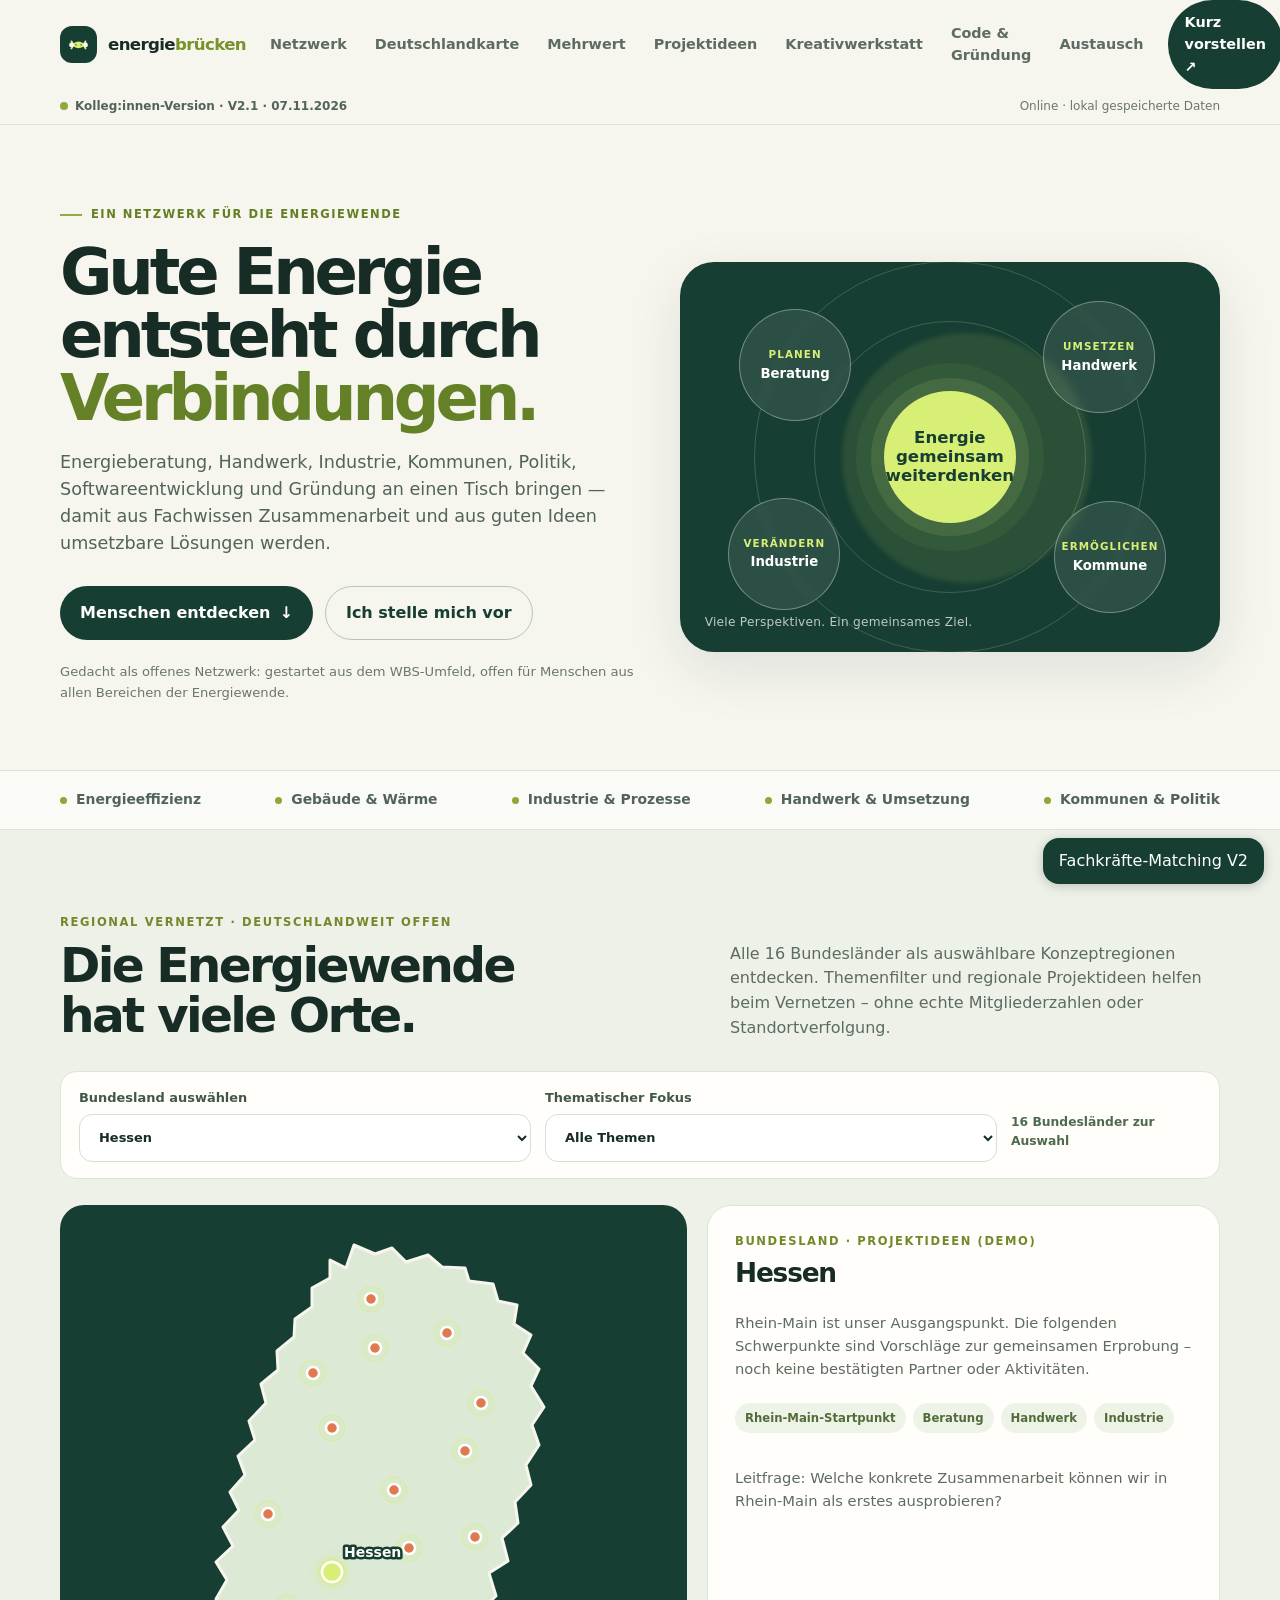
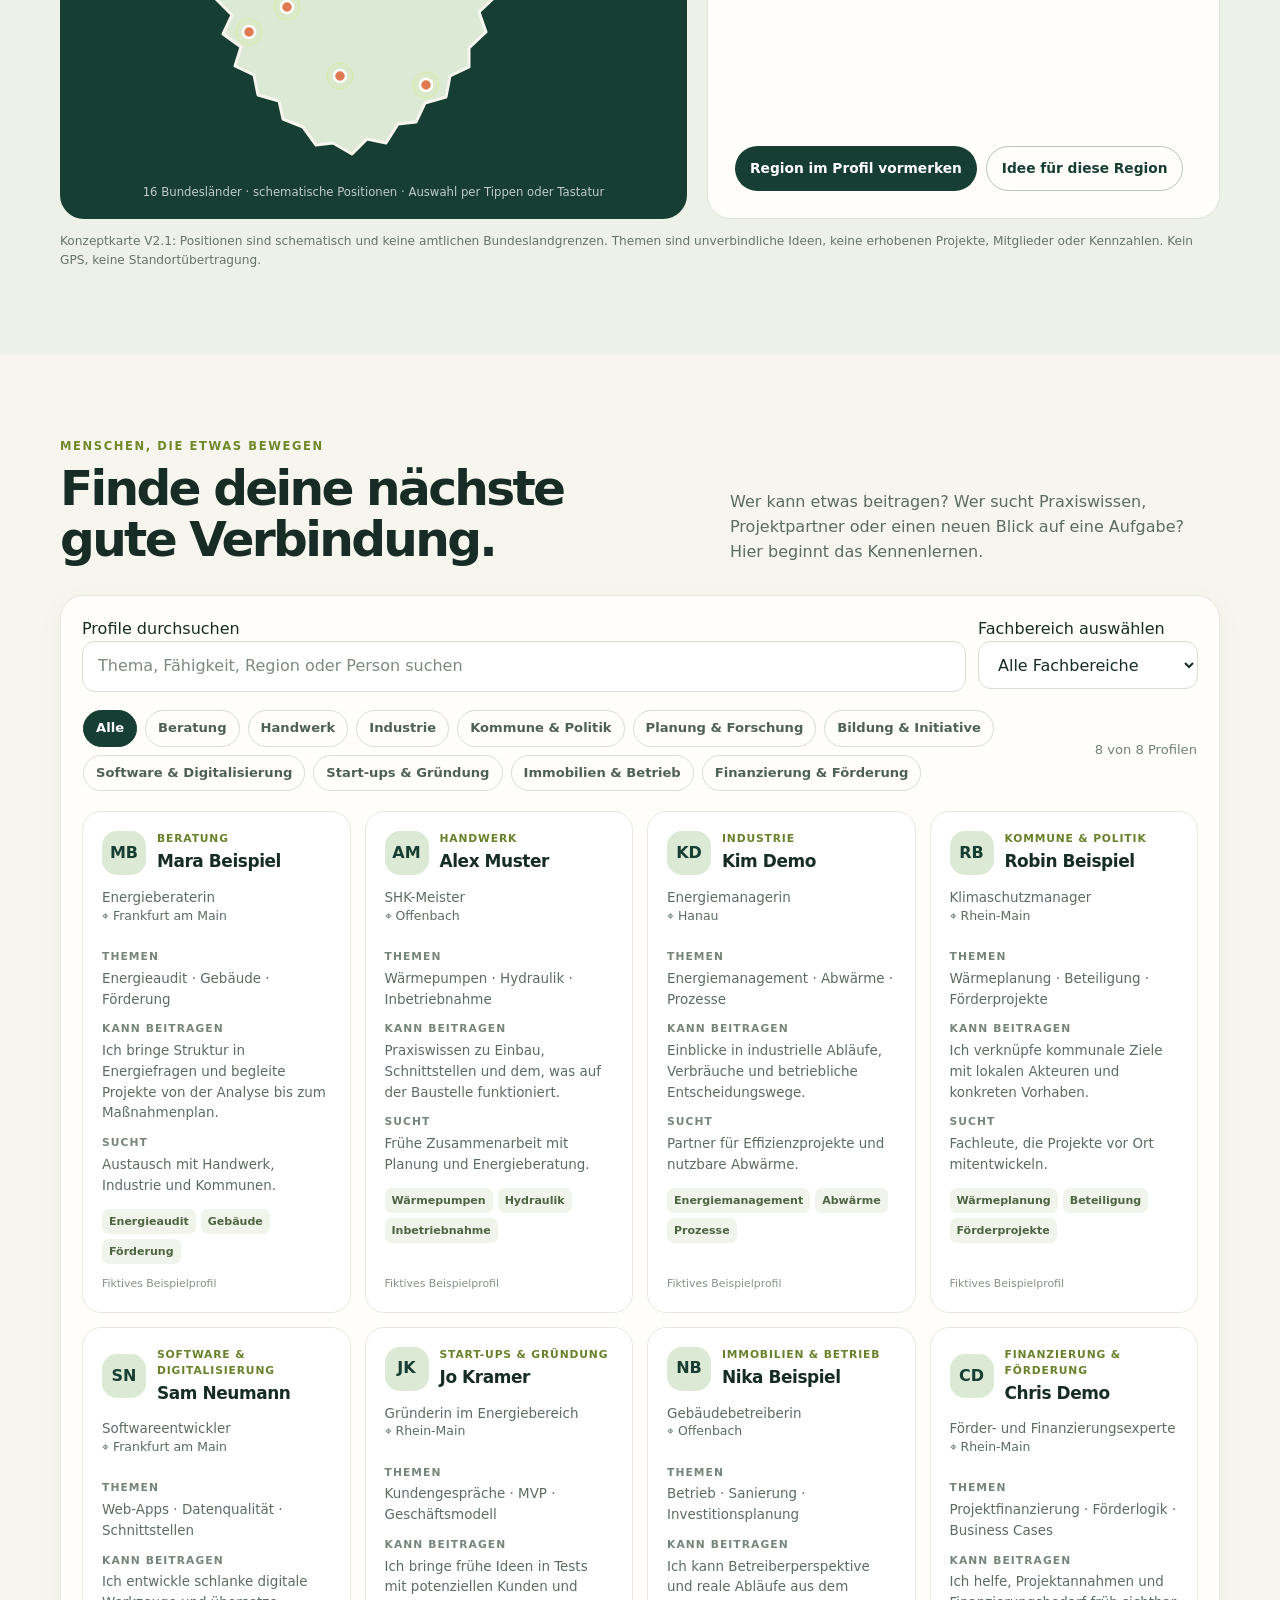
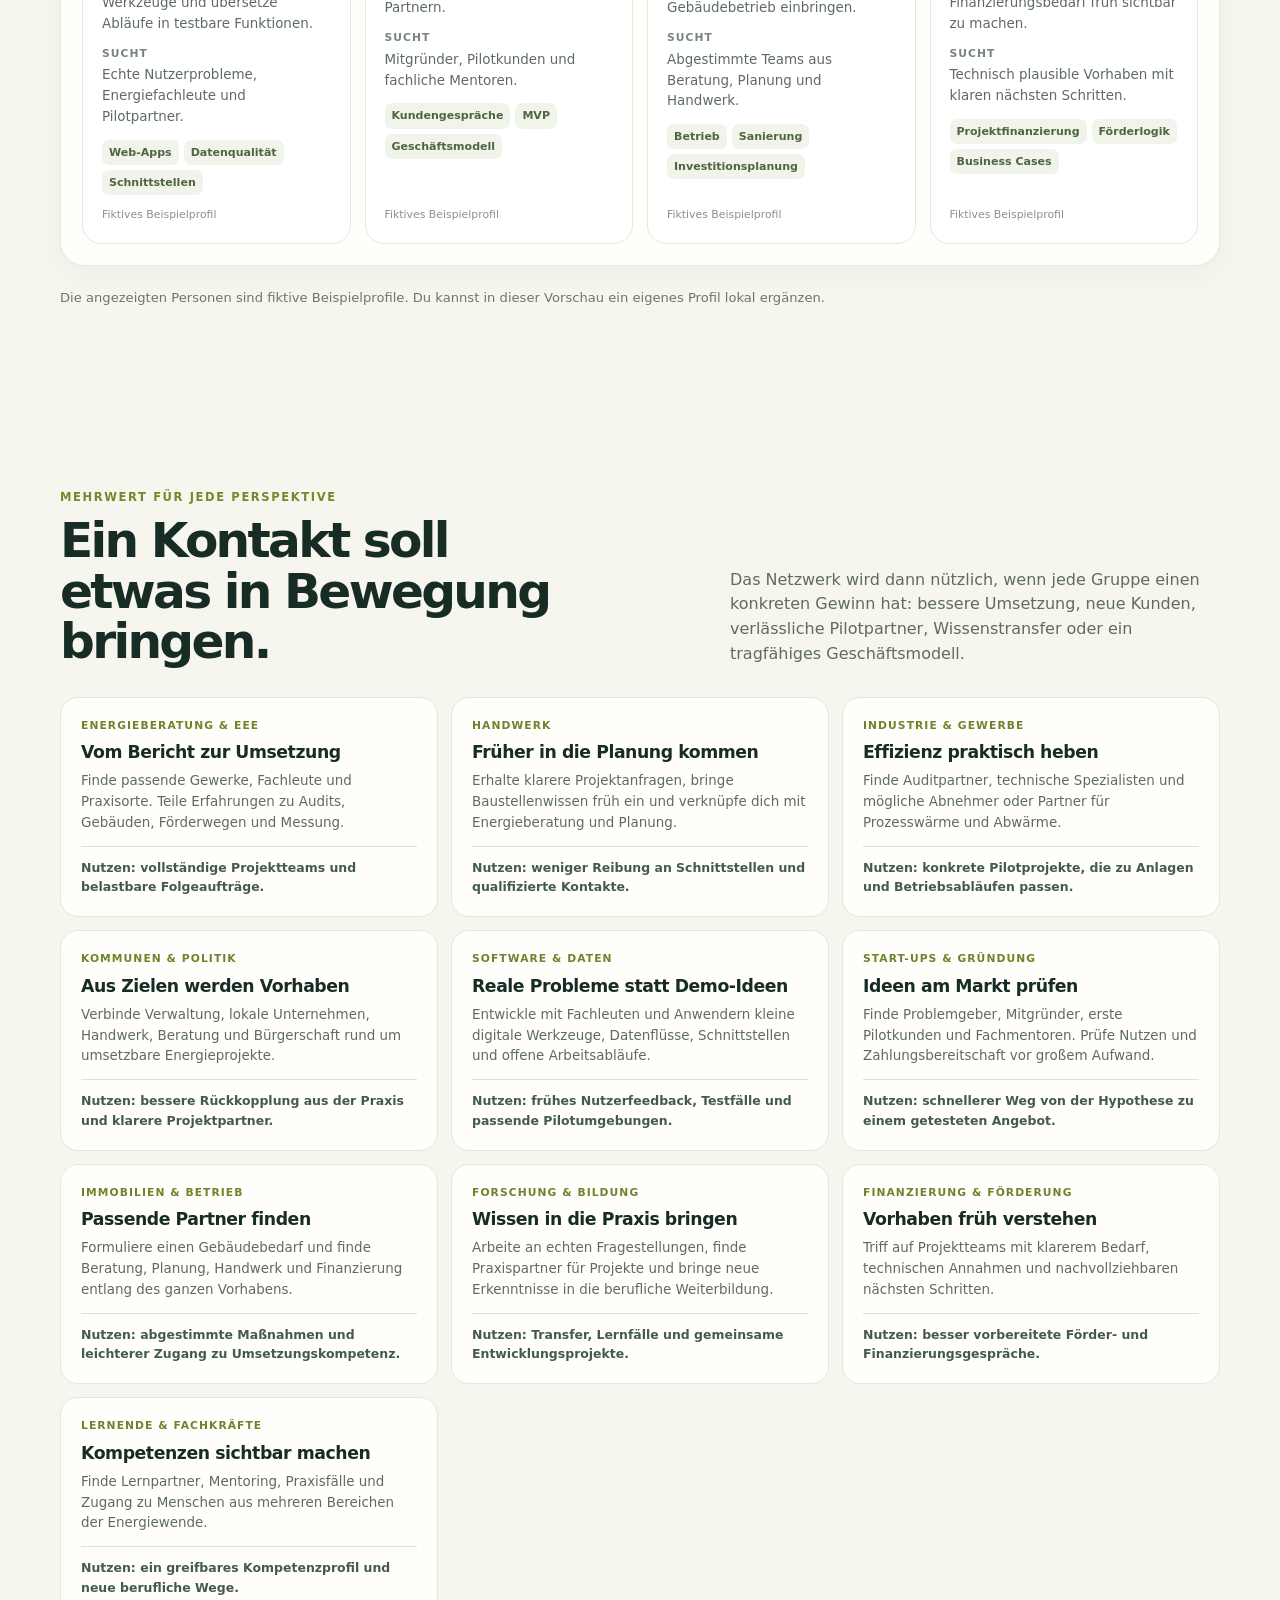
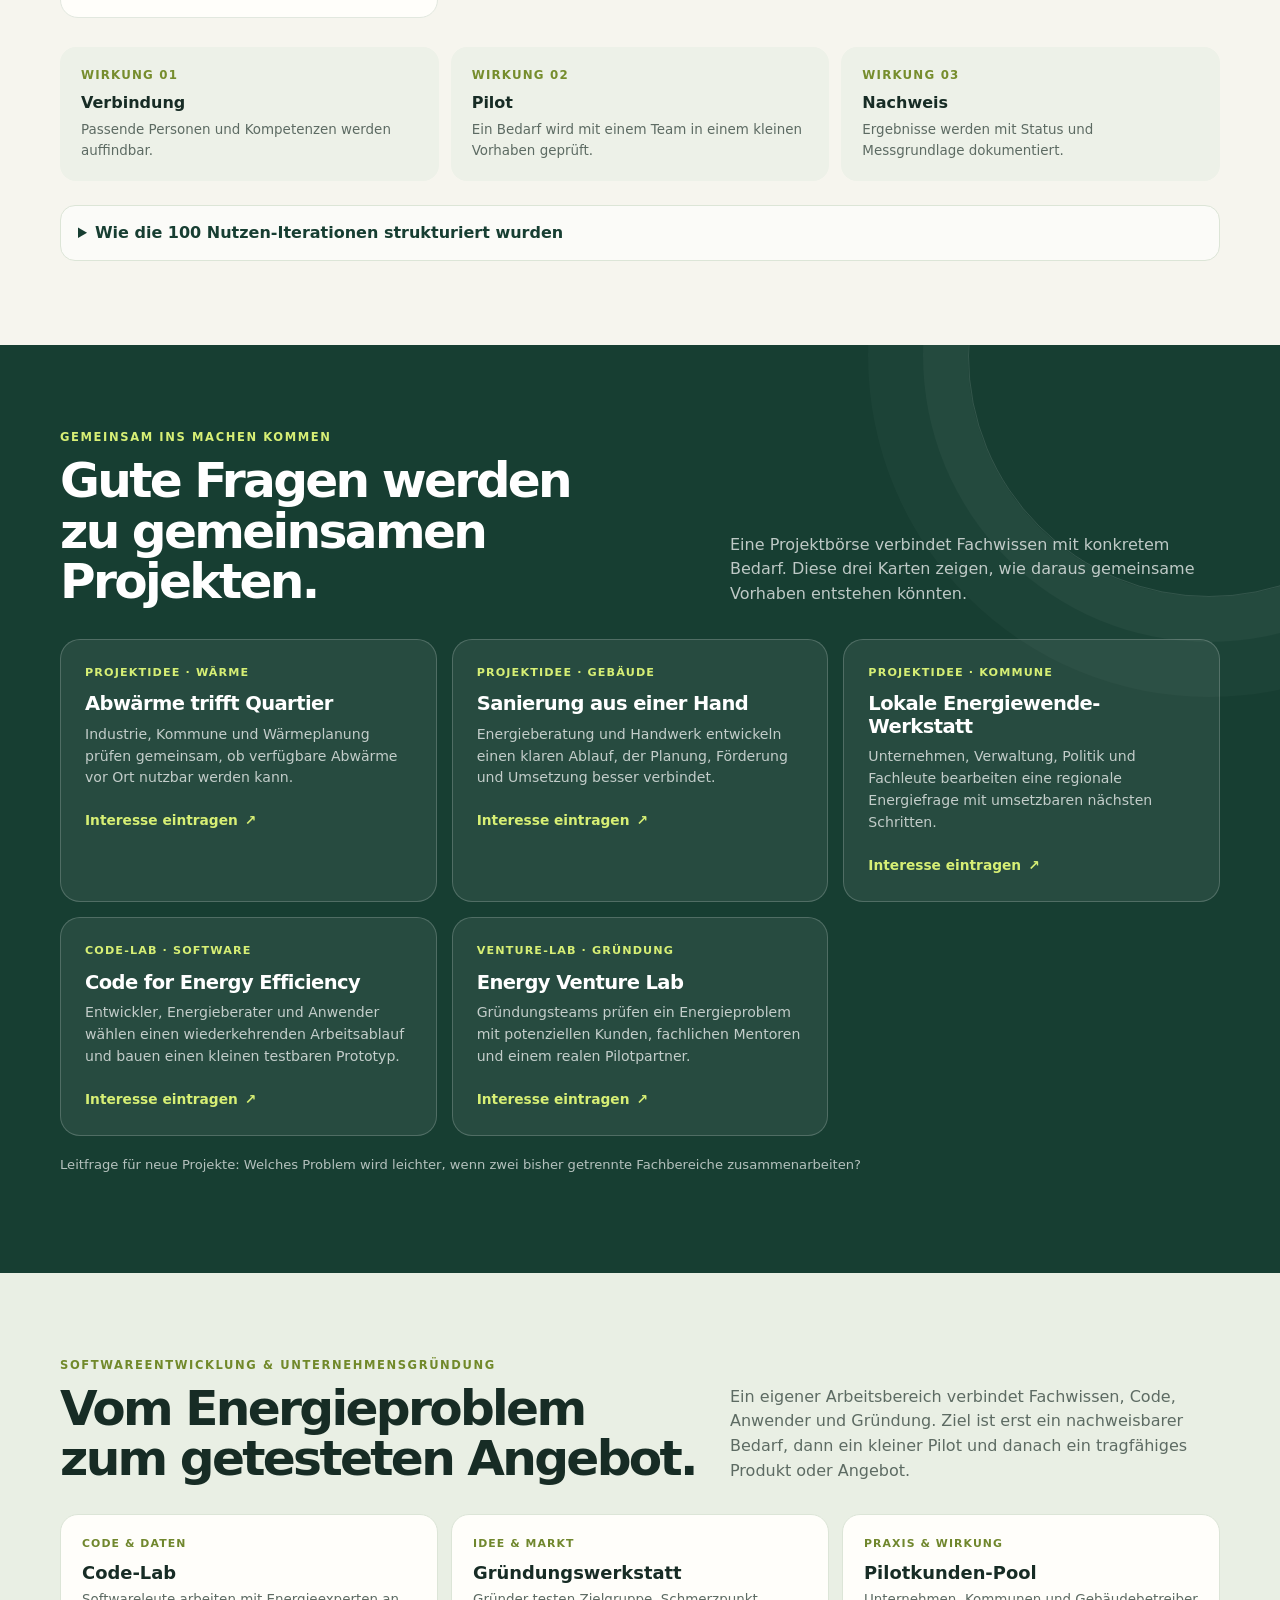
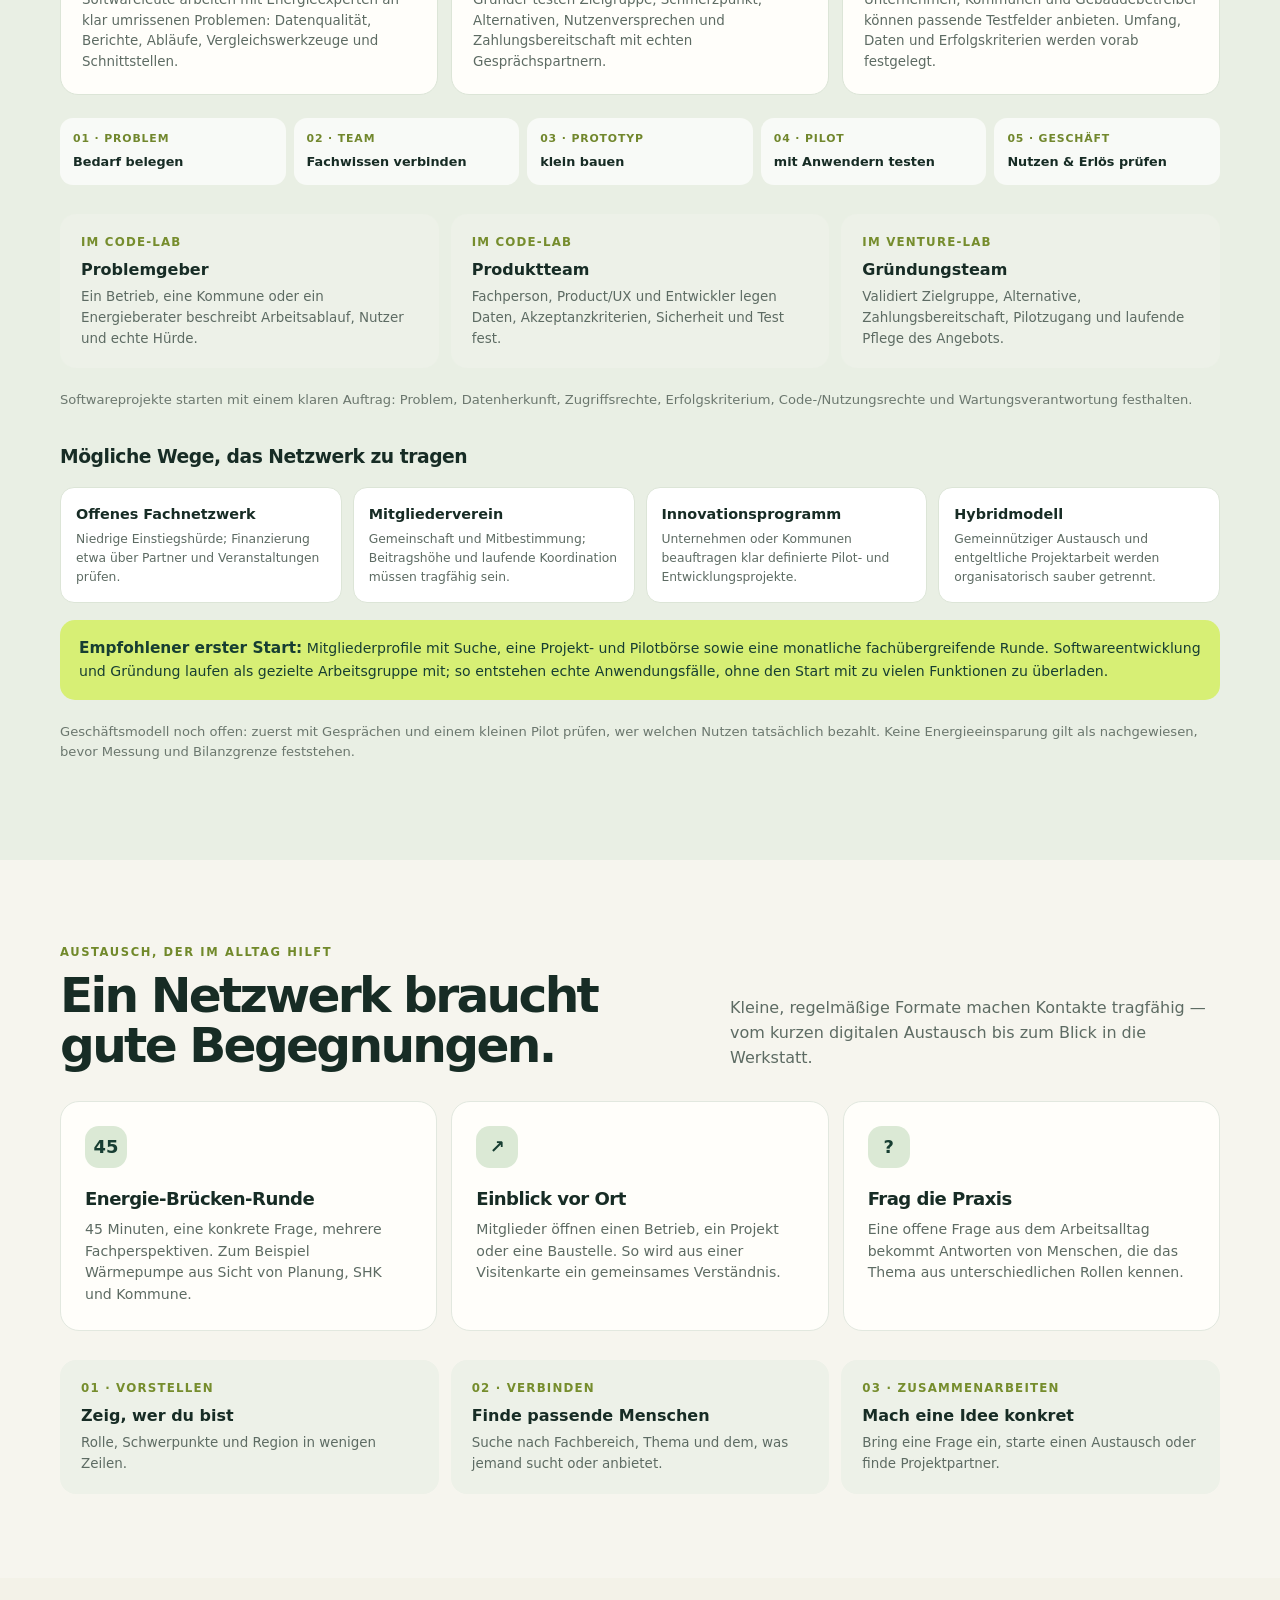
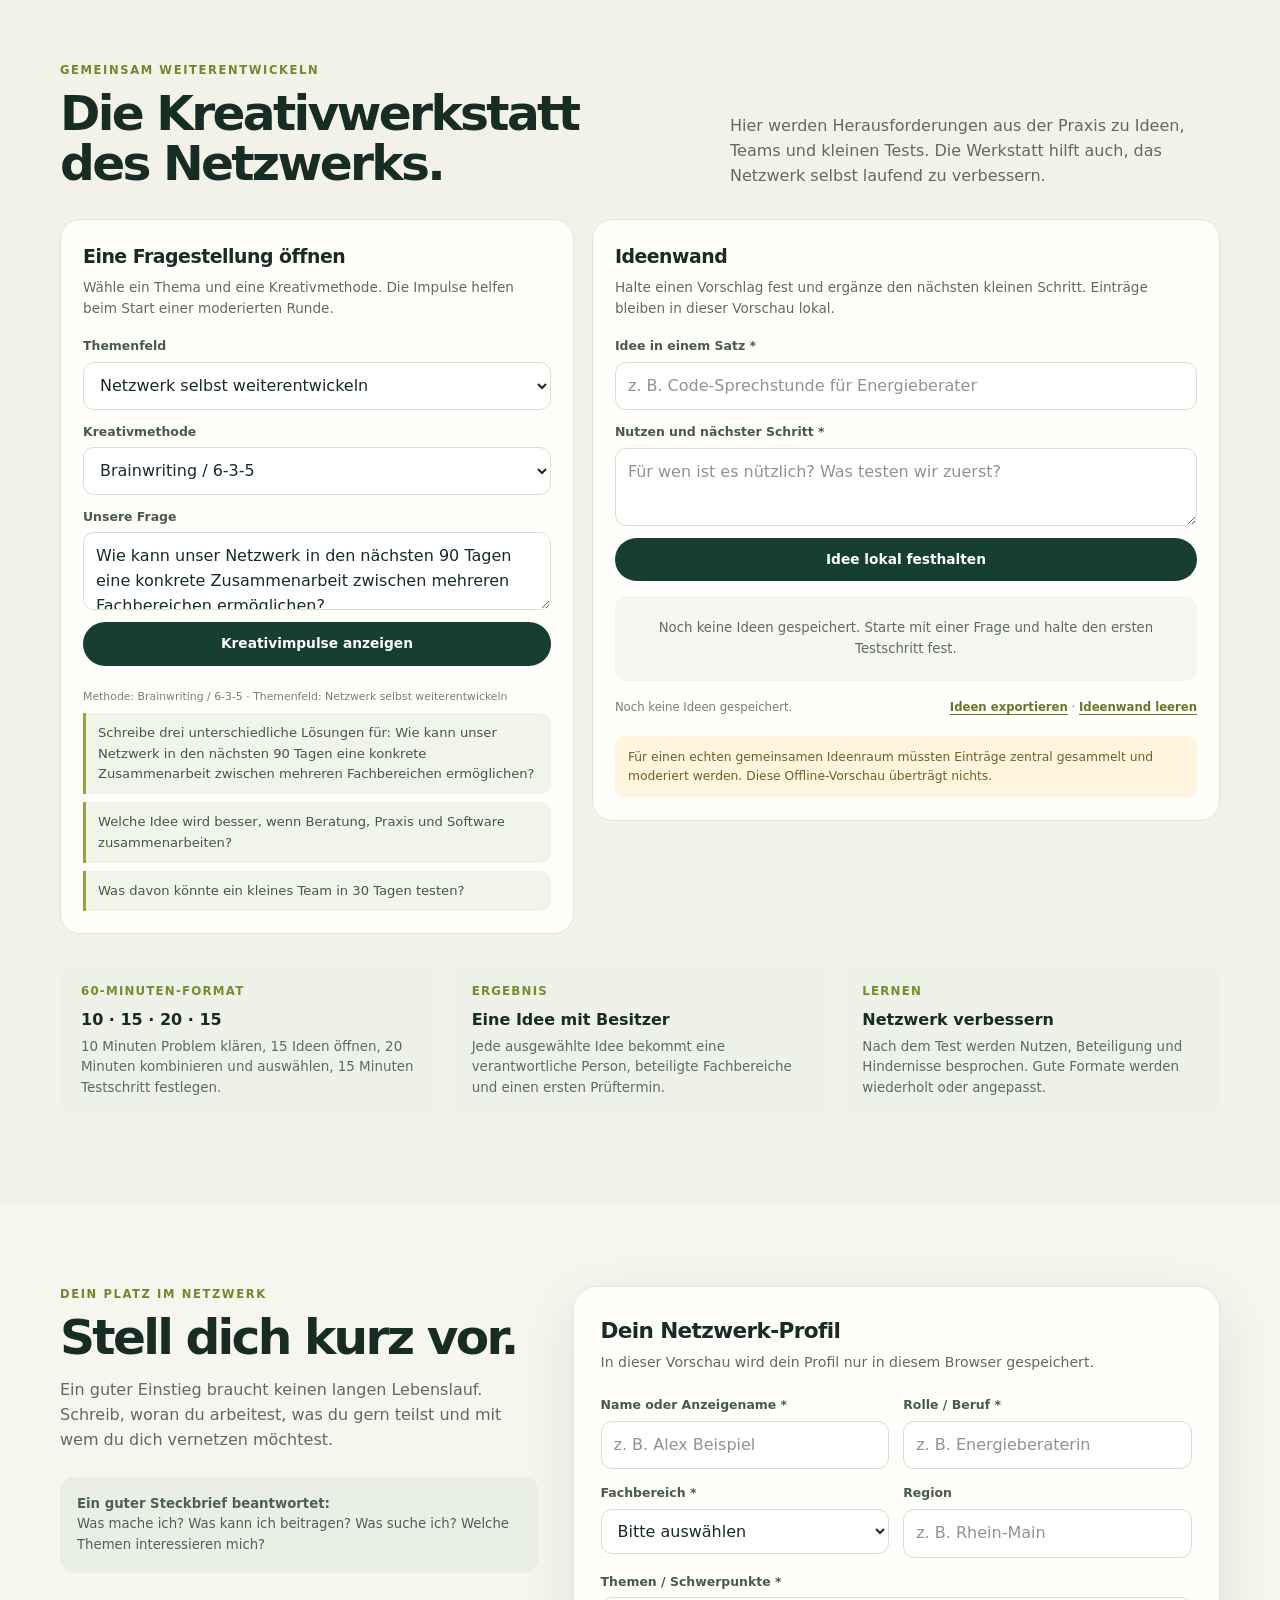
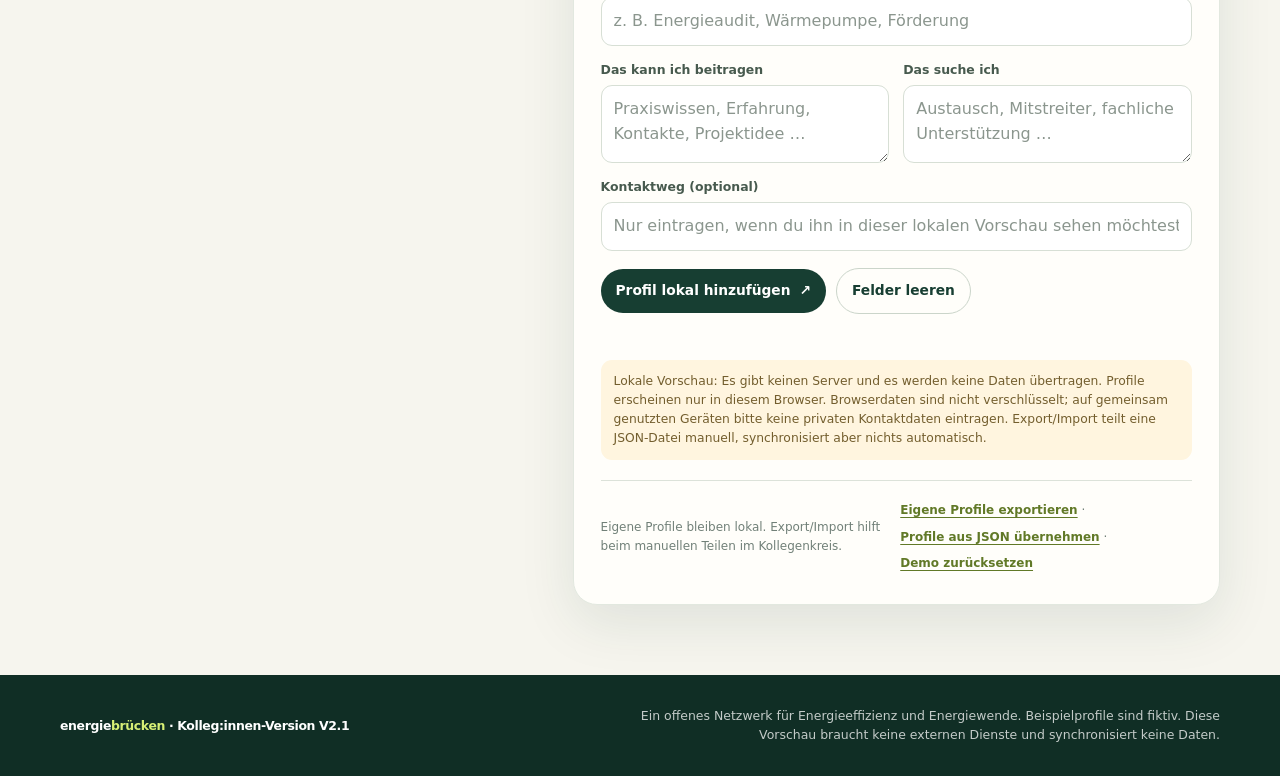
<file: index.html>
<!doctype html>
<html lang="de" data-pwa="true">
<head>
  <meta charset="utf-8">
  <meta name="viewport" content="width=device-width, initial-scale=1">
  <meta name="theme-color" content="#173e32">
  <meta name="color-scheme" content="light">
  <link rel="manifest" href="./manifest.webmanifest">
  <link rel="icon" href="./icons/icon-192.png" type="image/png">
  <link rel="apple-touch-icon" href="./icons/icon-192.png">
  <meta name="description" content="Energiebrücken verbindet Menschen aus Energieberatung, Handwerk, Industrie, Kommunen, Softwareentwicklung und Gründung.">
  <title>Energiebrücken — Netzwerk für Energieeffizienz & Energiewende · V2.1</title>
  <style>
    :root {
      --forest: #173e32;
      --forest-2: #245443;
      --mint: #dbe9d5;
      --lime: #d7ef75;
      --cream: #f6f5ee;
      --paper: #fffefa;
      --ink: #172c25;
      --muted: #5d6b63;
      --line: #dce2d9;
      --orange: #df7952;
      --blue: #6f9fb1;
      --shadow: 0 18px 55px rgba(23, 62, 50, .10);
      --radius: 24px;
    }

    * { box-sizing: border-box; }
    html { scroll-behavior: smooth; }
    body {
      margin: 0;
      background: var(--cream);
      color: var(--ink);
      font-family: Inter, ui-sans-serif, system-ui, -apple-system, BlinkMacSystemFont, "Segoe UI", sans-serif;
      line-height: 1.55;
    }
    a { color: inherit; }
    button, input, select, textarea { font: inherit; }
    button, a { -webkit-tap-highlight-color: transparent; }
    :focus-visible { outline: 3px solid #84a922; outline-offset: 3px; }
    .wrap { width: min(1160px, calc(100% - 40px)); margin-inline: auto; }
    .topbar {
      position: sticky; top: 0; z-index: 20;
      background: rgba(246, 245, 238, .94);
      border-bottom: 1px solid rgba(23, 62, 50, .10);
      backdrop-filter: blur(14px);
    }
    .nav {
      min-height: 76px; display: flex; align-items: center; justify-content: space-between; gap: 24px;
    }
    .brand { display: inline-flex; align-items: center; gap: 11px; text-decoration: none; font-weight: 850; letter-spacing: -.04em; }
    .brand-mark { width: 37px; height: 37px; border-radius: 12px; display: grid; place-items: center; background: var(--forest); }
    .brand-mark svg { width: 25px; height: 25px; }
    .brand-name { font-size: 1.04rem; }
    .brand-name span { color: #779329; }
    .navlinks { display: flex; align-items: center; gap: 28px; font-size: .9rem; font-weight: 650; color: var(--muted); }
    .navlinks a { text-decoration: none; }
    .navlinks a:hover { color: var(--forest); }
    .nav-cta { border-radius: 999px; padding: 11px 17px; background: var(--forest); color: #fff; text-decoration: none; font-size: .9rem; font-weight: 750; }
    .nav-cta:hover, .button-primary:hover { background: var(--forest-2); transform: translateY(-1px); }
    .version-bar { display:flex; align-items:center; justify-content:space-between; gap:12px; padding:8px 0; color:#52645a; font-size:.75rem; }
    .version-pill { display:inline-flex; align-items:center; gap:7px; font-weight:750; }
    .version-pill i { width:8px; height:8px; border-radius:50%; display:inline-block; background:#91a83d; }
    .version-meta { color:#6b776e; }
    .install-button { border:1px solid #b8c6b9; border-radius:99px; background:#fffefa; color:var(--forest); padding:6px 12px; cursor:pointer; font-weight:750; font-size:.75rem; }
    .install-button[hidden] { display:none; }
    .profile-actions { margin-top:12px; padding-top:9px; border-top:1px solid var(--line); }
    .profile-actions .plain-button { color:#8a503e; font-size:.75rem; }

    .hero { padding: 74px 0 54px; overflow: hidden; }
    .hero-grid { display: grid; grid-template-columns: 1.03fr .97fr; align-items: center; gap: 46px; }
    .eyebrow { display: inline-flex; align-items: center; gap: 9px; color: #647e24; text-transform: uppercase; letter-spacing: .13em; font-size: .72rem; font-weight: 850; }
    .eyebrow:before { content: ""; width: 22px; height: 2px; background: #94ad39; }
    h1 { margin: 17px 0 18px; max-width: 720px; font-size: clamp(2.65rem, 5vw, 4.8rem); line-height: .99; letter-spacing: -.065em; font-weight: 790; }
    h1 em { font-style: normal; color: #648127; }
    .hero-copy { max-width: 550px; font-size: 1.1rem; color: #52645a; }
    .hero-actions { display: flex; flex-wrap: wrap; gap: 12px; margin-top: 28px; }
    .button { border: 0; cursor: pointer; border-radius: 999px; padding: 14px 20px; display: inline-flex; align-items: center; justify-content: center; gap: 9px; text-decoration: none; font-weight: 760; transition: .18s ease; }
    .button-primary { color: white; background: var(--forest); }
    .button-secondary { color: var(--forest); background: transparent; border: 1px solid #b8c6b9; }
    .button-secondary:hover { border-color: var(--forest); background: rgba(255,255,255,.5); }
    .hero-note { margin-top: 22px; color: #6b776e; font-size: .82rem; }

    .network-art {
      min-height: 390px; position: relative; overflow: hidden; border-radius: 34px;
      background: var(--forest); box-shadow: var(--shadow); isolation: isolate;
    }
    .network-art:before, .network-art:after {
      content: ""; position: absolute; border: 1px solid rgba(219, 233, 213, .2); border-radius: 50%; z-index: -1;
    }
    .network-art:before { width: 390px; height: 390px; left: 50%; top: 50%; transform: translate(-50%,-50%); }
    .network-art:after { width: 270px; height: 270px; left: 50%; top: 50%; transform: translate(-50%,-50%); }
    .art-glow { position: absolute; width: 250px; height: 250px; border-radius: 50%; background: rgba(215,239,117,.10); filter: blur(2px); left: 30%; top: 18%; }
    .core {
      position: absolute; left: 50%; top: 50%; transform: translate(-50%,-50%);
      width: 132px; height: 132px; border-radius: 50%; display: grid; place-items: center; text-align: center;
      background: var(--lime); color: var(--forest); font-weight: 850; line-height: 1.12; font-size: 1.04rem;
      box-shadow: 0 0 0 13px rgba(215,239,117,.11), 0 0 0 28px rgba(215,239,117,.05);
    }
    .node {
      position: absolute; width: 112px; height: 112px; border-radius: 50%; display: grid; place-items: center; text-align: center;
      border: 1px solid rgba(255,255,255,.35); color: white; background: rgba(255,255,255,.09);
      backdrop-filter: blur(4px); font-size: .83rem; font-weight: 700; line-height: 1.22;
    }
    .node b { display: block; font-size: .65rem; letter-spacing: .1em; text-transform: uppercase; color: var(--lime); margin-bottom: 5px; }
    .node-1 { left: 11%; top: 12%; }
    .node-2 { right: 12%; top: 10%; }
    .node-3 { left: 9%; bottom: 11%; }
    .node-4 { right: 10%; bottom: 10%; }
    .art-caption { position: absolute; left: 25px; bottom: 21px; color: rgba(255,255,255,.72); font-size: .76rem; letter-spacing: .02em; }

    .map-section { background: #edf1e8; }
    .map-layout { display: grid; grid-template-columns: 1.1fr .9fr; gap: 20px; align-items: stretch; margin-top: 26px; }
    .map-card { background: var(--forest); border-radius: 24px; padding: 18px; min-height: 500px; display: grid; place-items: center; overflow: hidden; }
    .germany-map { width: min(100%, 480px); height: auto; overflow: visible; }
    .germany-outline { fill: #dbe9d5; stroke: #f6f5ee; stroke-width: 3; stroke-linejoin: round; }
    .map-marker { cursor: pointer; outline: none; }
    .map-marker .marker-halo { fill: rgba(215,239,117,.22); stroke: rgba(215,239,117,.5); stroke-width: 1; }
    .map-marker .marker-dot { fill: var(--orange); stroke: #fffefa; stroke-width: 3; transition: r .15s ease, fill .15s ease; }
    .map-marker:hover .marker-dot, .map-marker:focus .marker-dot, .map-marker.selected .marker-dot { fill: #d7ef75; r: 10px; }
    .map-marker .city-label { fill: #fffefa; font-size: 12px; font-weight: 750; paint-order: stroke; stroke: #173e32; stroke-width: 3px; stroke-linejoin: round; pointer-events: none; }
    .map-legend { color: rgba(255,255,255,.73); font-size: .73rem; text-align: center; margin: 0; }
    .map-details { background: var(--paper); border: 1px solid #dce5d7; border-radius: 24px; padding: 27px; display: flex; flex-direction: column; }
    .map-details .section-kicker { margin-bottom: 8px; }
    .map-details h3 { margin: 0 0 10px; font-size: 1.65rem; line-height: 1.08; letter-spacing: -.045em; }
    .map-details p { color: var(--muted); font-size: .92rem; }
    .map-tags { display: flex; flex-wrap: wrap; gap: 7px; margin: 8px 0 19px; }
    .map-tags span { background: #eef3e8; color: #536b38; border-radius: 99px; padding: 6px 10px; font-size: .73rem; font-weight: 750; }
    .map-actions { display: flex; flex-wrap: wrap; gap: 9px; margin-top: auto; }
    .map-disclaimer { color: #66746a; font-size: .76rem; margin: 13px 0 0; }

    .creative-lab-section { background: #f3f2e8; }
    .lab-grid { display: grid; grid-template-columns: .9fr 1.1fr; gap: 18px; margin-top: 28px; align-items: start; }
    .lab-panel { background: var(--paper); border: 1px solid #e0e5d9; border-radius: 20px; padding: 22px; }
    .lab-panel h3 { margin: 0 0 6px; font-size: 1.18rem; letter-spacing: -.025em; }
    .lab-panel > p { margin: 0 0 17px; color: var(--muted); font-size: .85rem; }
    .lab-controls { display: grid; gap: 12px; }
    .lab-question-list { display: grid; gap: 8px; margin-top: 14px; }
    .lab-question { border-left: 3px solid #91a83d; background: #f1f4e9; border-radius: 0 10px 10px 0; padding: 10px 12px; color: #455747; font-size: .82rem; }
    .idea-wall { display: grid; gap: 10px; margin-top: 15px; }
    .idea-card { border: 1px solid #e0e6dc; border-radius: 13px; padding: 14px; background: #fff; }
    .idea-card h4 { margin: 0 0 5px; font-size: .96rem; }
    .idea-card p { margin: 0; color: var(--muted); font-size: .82rem; white-space: pre-wrap; }
    .idea-meta { margin-top: 9px; color: #718078; font-size: .68rem; }
    .idea-empty { text-align: center; padding: 22px 10px; color: var(--muted); background: #f5f6f1; border-radius: 12px; font-size: .83rem; }
    .lab-footer { display: flex; flex-wrap: wrap; justify-content: space-between; align-items: center; gap: 12px; margin-top: 13px; color: #718078; font-size: .73rem; }

    .ribbon { border-block: 1px solid var(--line); background: rgba(255,255,255,.42); }
    .ribbon-inner { display: flex; justify-content: space-between; gap: 15px; flex-wrap: wrap; padding: 18px 0; color: #52645a; font-size: .87rem; font-weight: 650; }
    .ribbon span { display: inline-flex; gap: 9px; align-items: center; }
    .ribbon i { width: 7px; height: 7px; border-radius: 50%; background: #8ea735; display: inline-block; }

    section { padding: 84px 0; scroll-margin-top: 105px; }
    .section-head { display: flex; justify-content: space-between; align-items: end; gap: 28px; margin-bottom: 30px; }
    .section-kicker { color: #71892a; text-transform: uppercase; letter-spacing: .14em; font-weight: 850; font-size: .72rem; }
    h2 { margin: 8px 0 0; font-size: clamp(2rem, 3.8vw, 3.2rem); line-height: 1.04; letter-spacing: -.055em; }
    .section-intro { max-width: 490px; color: var(--muted); margin: 0; }
    .directory-panel { background: var(--paper); border: 1px solid #e5e9e0; border-radius: var(--radius); padding: 21px; box-shadow: 0 8px 30px rgba(23,62,50,.04); }
    .filters { display: grid; grid-template-columns: 1fr 220px; gap: 12px; }
    .field-control { width: 100%; min-height: 48px; padding: 12px 15px; border-radius: 13px; border: 1px solid #d7dfd5; background: #fff; color: var(--ink); }
    .field-control::placeholder { color: #7e8980; }
    .filter-row { display: flex; align-items: center; justify-content: space-between; gap: 14px; margin: 18px 1px 20px; }
    .filter-chips { display: flex; flex-wrap: wrap; gap: 8px; }
    .chip { border: 1px solid #d6ded5; border-radius: 99px; background: transparent; color: #4f6156; padding: 7px 12px; cursor: pointer; font-size: .82rem; font-weight: 700; }
    .chip:hover, .chip.active { color: white; background: var(--forest); border-color: var(--forest); }
    .profile-count { color: #718078; font-size: .82rem; white-space: nowrap; }
    .profile-grid { display: grid; grid-template-columns: repeat(4, 1fr); gap: 14px; }
    .profile-card {
      min-height: 294px; background: #fff; border: 1px solid #e5e9e0; border-radius: 19px; padding: 19px;
      display: flex; flex-direction: column; transition: .18s ease;
    }
    .profile-card:hover { transform: translateY(-3px); box-shadow: 0 12px 28px rgba(23,62,50,.08); border-color: #c9d5c6; }
    .card-top { display: flex; align-items: center; gap: 11px; margin-bottom: 13px; }
    .avatar { width: 44px; height: 44px; flex: 0 0 44px; border-radius: 15px; display: grid; place-items: center; background: var(--mint); color: var(--forest); font-weight: 850; }
    .role-tag { font-size: .67rem; color: #69812a; letter-spacing: .08em; text-transform: uppercase; font-weight: 850; }
    .profile-card h3 { font-size: 1.06rem; margin: 0; letter-spacing: -.025em; }
    .profile-card p { margin: 0; color: var(--muted); font-size: .84rem; }
    .profile-location { margin: -3px 0 13px !important; font-size: .78rem !important; }
    .card-label { color: #78857c; font-size: .67rem; text-transform: uppercase; letter-spacing: .1em; font-weight: 800; margin: 11px 0 3px; }
    .profile-tags { display: flex; flex-wrap: wrap; gap: 5px; margin-top: 12px; }
    .tiny-tag { background: #f0f4eb; color: #4e6541; border-radius: 7px; padding: 4px 7px; font-size: .69rem; font-weight: 700; }
    .profile-origin { margin-top: auto; padding-top: 12px; font-size: .68rem; color: #87928a; }
    .empty-state { grid-column: 1 / -1; padding: 32px; text-align: center; color: var(--muted); }
    .stakeholder-grid { display: grid; grid-template-columns: repeat(3, 1fr); gap: 13px; margin-top: 30px; }
    .stakeholder-card { background: var(--paper); border: 1px solid #e2e8df; border-radius: 18px; padding: 20px; min-height: 206px; }
    .stakeholder-card .role { color: #6d842d; text-transform: uppercase; letter-spacing: .1em; font-size: .67rem; font-weight: 850; }
    .stakeholder-card h3 { margin: 8px 0; font-size: 1.08rem; line-height: 1.2; letter-spacing: -.025em; }
    .stakeholder-card p { color: var(--muted); font-size: .84rem; margin: 0; }
    .stakeholder-card .outcome { margin-top: 12px; padding-top: 11px; border-top: 1px solid var(--line); color: #435b4b; font-size: .78rem; font-weight: 700; }

    .bridge-section { background: var(--forest); color: white; position: relative; overflow: hidden; }
    .bridge-section:after { content: ""; position: absolute; width: 480px; height: 480px; border-radius: 50%; border: 1px solid rgba(255,255,255,.12); right: -170px; top: -230px; box-shadow: 0 0 0 45px rgba(255,255,255,.035), 0 0 0 100px rgba(255,255,255,.025); }
    .bridge-section .section-kicker { color: var(--lime); }
    .bridge-section h2 { max-width: 640px; }
    .bridge-section .section-intro { color: rgba(255,255,255,.72); }
    .project-grid { position: relative; z-index: 1; display: grid; grid-template-columns: repeat(3, 1fr); gap: 15px; margin-top: 32px; }
    .project-card { padding: 24px; border: 1px solid rgba(255,255,255,.19); border-radius: 20px; background: rgba(255,255,255,.07); }
    .project-card .project-type { color: var(--lime); font-size: .7rem; letter-spacing: .1em; font-weight: 850; text-transform: uppercase; }
    .project-card h3 { margin: 12px 0 8px; font-size: 1.22rem; line-height: 1.15; letter-spacing: -.03em; }
    .project-card p { color: rgba(255,255,255,.72); font-size: .88rem; margin: 0 0 19px; }
    .text-link { display: inline-flex; gap: 7px; align-items: center; color: var(--lime); text-decoration: none; font-weight: 750; font-size: .86rem; }
    .text-link:hover { text-decoration: underline; }
    .bridge-question { position: relative; z-index: 1; margin-top: 19px; color: rgba(255,255,255,.68); font-size: .82rem; }
    .coding-section { background: #e9efe4; }
    .venture-grid { display: grid; grid-template-columns: repeat(3, 1fr); gap: 13px; margin-top: 28px; }
    .venture-card { background: var(--paper); border: 1px solid #dce5d7; border-radius: 18px; padding: 21px; }
    .venture-card .mini-kicker { color: #70872d; text-transform: uppercase; letter-spacing: .1em; font-size: .68rem; font-weight: 850; }
    .venture-card h3 { margin: 9px 0 7px; font-size: 1.12rem; line-height: 1.18; }
    .venture-card p { color: var(--muted); font-size: .84rem; margin: 0; }
    .venture-path { display: grid; grid-template-columns: repeat(5, 1fr); gap: 8px; margin-top: 23px; }
    .venture-step { padding: 13px; background: rgba(255,255,255,.7); border-radius: 13px; }
    .venture-step b { display: block; color: #71872d; font-size: .68rem; letter-spacing: .08em; }
    .venture-step span { display: block; margin-top: 4px; font-size: .8rem; font-weight: 750; }
    .model-grid { display: grid; grid-template-columns: repeat(4, 1fr); gap: 11px; margin-top: 16px; }
    .model-card { background: #fff; border: 1px solid #dce5d7; border-radius: 14px; padding: 15px; }
    .model-card h4 { margin: 0 0 5px; font-size: .9rem; }
    .model-card p { margin: 0; color: var(--muted); font-size: .77rem; }
    .mvp-callout { margin-top: 17px; padding: 17px 19px; border-radius: 15px; background: var(--lime); color: var(--forest); font-size: .88rem; }
    .mvp-callout strong { font-size: .96rem; }
    .method-note { margin-top: 24px; border: 1px solid #dce5d7; border-radius: 15px; background: rgba(255,255,255,.62); padding: 15px 17px; }
    .method-note summary { cursor: pointer; font-weight: 800; color: var(--forest); }
    .method-columns { display: grid; grid-template-columns: 1fr 1fr; gap: 22px; margin-top: 12px; }
    .method-columns h4 { margin: 0 0 7px; font-size: .82rem; }
    .method-columns ol { margin: 0; padding-left: 20px; color: var(--muted); font-size: .78rem; }

    .formats-grid { display: grid; grid-template-columns: 1fr 1fr 1fr; gap: 14px; margin-top: 30px; }
    .format-card { background: var(--paper); padding: 24px; border-radius: 19px; border: 1px solid #e2e8df; }
    .format-icon { width: 42px; height: 42px; display: grid; place-items: center; background: var(--mint); color: var(--forest); border-radius: 14px; font-size: 1.12rem; font-weight: 850; }
    .format-card h3 { margin: 17px 0 6px; font-size: 1.13rem; letter-spacing: -.03em; }
    .format-card p { margin: 0; color: var(--muted); font-size: .88rem; }
    .how-grid { display: grid; grid-template-columns: repeat(3,1fr); gap: 12px; margin-top: 29px; }
    .how-step { padding: 19px 21px; background: #edf1e8; border-radius: 16px; }
    .step-no { color: #768d2d; font-size: .74rem; letter-spacing: .1em; font-weight: 850; }
    .how-step h3 { margin: 7px 0 4px; font-size: 1rem; }
    .how-step p { margin: 0; color: var(--muted); font-size: .84rem; }

    .join-section { padding-bottom: 70px; }
    .join-grid { display: grid; grid-template-columns: .85fr 1.15fr; gap: 34px; align-items: start; }
    .join-copy { position: sticky; top: 105px; }
    .join-copy p { color: var(--muted); }
    .join-copy .note-box { margin-top: 24px; padding: 17px; border-radius: 15px; background: #e9efe4; color: #4e6155; font-size: .83rem; }
    .form-card { background: var(--paper); border: 1px solid #e2e8df; border-radius: 24px; padding: 27px; box-shadow: var(--shadow); }
    .form-card h3 { margin: 0 0 4px; font-size: 1.35rem; letter-spacing: -.03em; }
    .form-sub { color: var(--muted); margin: 0 0 22px; font-size: .88rem; }
    .form-grid { display: grid; grid-template-columns: 1fr 1fr; gap: 14px; }
    .form-field { display: flex; flex-direction: column; gap: 6px; }
    .form-field.full { grid-column: 1 / -1; }
    .form-field label { font-size: .78rem; font-weight: 800; color: #475a4e; }
    .form-field input, .form-field select, .form-field textarea {
      width: 100%; border: 1px solid #d7dfd5; border-radius: 11px; background: white; padding: 11px 12px; color: var(--ink);
    }
    .form-field textarea { min-height: 78px; resize: vertical; }
    .form-field input::placeholder, .form-field textarea::placeholder { color: #8b968e; }
    .form-actions { display: flex; align-items: center; flex-wrap: wrap; gap: 10px; margin-top: 17px; }
    .button-small { padding: 11px 15px; font-size: .86rem; }
    .button-outline { border: 1px solid #cbd5ca; color: var(--forest); background: transparent; }
    .button-outline:hover { background: #f2f5ed; }
    .form-message { min-height: 1.3em; margin: 13px 0 0; color: #567823; font-size: .83rem; }
    .local-tools { display: flex; align-items: center; justify-content: space-between; gap: 12px; margin-top: 20px; padding-top: 16px; border-top: 1px solid var(--line); color: #718078; font-size: .75rem; }
    .plain-button { border: 0; background: none; color: #617927; cursor: pointer; font-weight: 750; text-decoration: underline; text-underline-offset: 3px; padding: 4px 0; }
    .privacy-note { margin: 16px 0 0; padding: 12px 13px; background: #fff5df; border-radius: 11px; color: #735e2e; font-size: .77rem; }

    footer { background: #102e25; color: rgba(255,255,255,.75); padding: 31px 0; }
    .footer-inner { display: flex; justify-content: space-between; gap: 18px; align-items: center; flex-wrap: wrap; font-size: .78rem; }
    .footer-brand { color: #fff; font-weight: 800; letter-spacing: -.03em; }
    .footer-brand span { color: var(--lime); }
    .footer-disclaimer { max-width: 610px; text-align: right; }

    @media (max-width: 900px) {
      .navlinks { gap: 14px; font-size: .8rem; }
      .brand-name { font-size: .95rem; }
      .nav-cta { padding: 10px 12px; font-size: .82rem; }
      .hero-grid { grid-template-columns: 1fr; gap: 34px; }
      .network-art { min-height: 350px; }
      .map-layout, .lab-grid { grid-template-columns: 1fr; }
      .map-card { min-height: 400px; }
      .profile-grid { grid-template-columns: repeat(2, 1fr); }
      .stakeholder-grid { grid-template-columns: repeat(2, 1fr); }
      .venture-path { grid-template-columns: repeat(3, 1fr); }
      .model-grid { grid-template-columns: repeat(2, 1fr); }
      .method-columns { grid-template-columns: 1fr; }
      .join-grid { grid-template-columns: 1fr; }
      .join-copy { position: static; }
    }
    @media (max-width: 650px) {
      .wrap { width: min(100% - 28px, 1160px); }
      .nav { min-height: 65px; }
      .nav { min-height:65px; flex-wrap:wrap; padding:10px 0 7px; row-gap:8px; }
      .navlinks { display:flex; order:3; width:100%; gap:18px; overflow-x:auto; white-space:nowrap; padding:2px 0 7px; scrollbar-width:thin; }
      .navlinks a { flex:0 0 auto; }
      .nav-cta { margin-left:auto; padding:9px 13px; font-size:.82rem; }
      section { scroll-margin-top:132px; }
      .version-bar { font-size:.68rem; }
      .version-meta { max-width:48%; text-align:right; }
      .hero { padding: 50px 0 34px; }
      .hero-grid { gap: 26px; }
      .hero-copy { font-size: 1rem; }
      .network-art { min-height: 300px; border-radius: 24px; }
      .map-card { min-height: 350px; padding: 10px; }
      .map-details { padding: 21px; }
      .germany-map { width: min(100%, 370px); }
      .node { width: 88px; height: 88px; font-size: .72rem; }
      .node b { font-size: .58rem; }
      .core { width: 108px; height: 108px; font-size: .88rem; }
      .node-1 { left: 7%; top: 10%; }
      .node-2 { right: 7%; top: 9%; }
      .node-3 { left: 6%; bottom: 11%; }
      .node-4 { right: 6%; bottom: 10%; }
      .art-caption { left: 16px; bottom: 14px; font-size: .68rem; }
      .ribbon-inner { padding: 15px 0; gap: 9px 17px; font-size: .78rem; }
      section { padding: 62px 0; }
      .section-head { display: block; }
      .section-intro { margin-top: 13px; }
      .directory-panel { padding: 13px; }
      .filters { grid-template-columns: 1fr; }
      .filter-row { display: block; }
      .profile-count { display: block; margin-top: 13px; }
      .profile-grid, .project-grid, .formats-grid, .how-grid, .stakeholder-grid, .venture-grid { grid-template-columns: 1fr; }
      .venture-path, .model-grid { grid-template-columns: 1fr 1fr; }
      .profile-card { min-height: 0; }
      .project-card { padding: 20px; }
      .form-card { padding: 19px; }
      .form-grid { grid-template-columns: 1fr; }
      .form-field.full { grid-column: auto; }
      .local-tools { align-items: flex-start; flex-direction: column; }
      .footer-disclaimer { text-align: left; }
    }
    @media (prefers-reduced-motion: reduce) {
      *, *::before, *::after { scroll-behavior: auto !important; transition-duration: .01ms !important; }
    }
  </style>
  <link rel="stylesheet" href="./map-v21.css">
</head>
<body>
  <header class="topbar">
    <div class="wrap nav">
      <a class="brand" href="#start" aria-label="Energiebrücken Startseite">
        <span class="brand-mark" aria-hidden="true">
          <svg viewBox="0 0 32 32" fill="none">
            <path d="M7 21c4.5-10 13.5-10 18 0M7 12c4.5 10 13.5 10 18 0" stroke="#D7EF75" stroke-width="2.4" stroke-linecap="round"/>
            <circle cx="7" cy="16.5" r="3" fill="#fffefa"/><circle cx="25" cy="16.5" r="3" fill="#fffefa"/><circle cx="16" cy="16.5" r="3" fill="#D7EF75"/>
          </svg>
        </span>
        <span class="brand-name">energie<span>brücken</span></span>
      </a>
      <nav class="navlinks" aria-label="Hauptnavigation">
        <a href="#netzwerk">Netzwerk</a>
        <a href="#deutschland">Deutschlandkarte</a>
        <a href="#nutzen">Mehrwert</a>
        <a href="#projekte">Projektideen</a>
        <a href="#kreativwerkstatt">Kreativwerkstatt</a>
        <a href="#code-gruendung">Code & Gründung</a>
        <a href="#formate">Austausch</a>
      </nav>
      <a class="nav-cta" href="#mitmachen">Kurz vorstellen <span aria-hidden="true">↗</span></a>
    </div>
    <div class="wrap version-bar">
      <span class="version-pill"><i aria-hidden="true"></i> Kolleg:innen-Version · V2.1 · 07.11.2026</span>
      <span class="version-meta" id="appStatus" role="status" aria-live="polite">Offline nutzbar · Daten bleiben auf diesem Gerät</span>
      <button class="install-button" id="installApp" type="button" hidden>App installieren</button>
    </div>
  </header>

  <main id="start">
    <section class="hero">
      <div class="wrap hero-grid">
        <div>
          <div class="eyebrow">Ein Netzwerk für die Energiewende</div>
          <h1>Gute Energie entsteht durch <em>Verbindungen.</em></h1>
          <p class="hero-copy">Energieberatung, Handwerk, Industrie, Kommunen, Politik, Softwareentwicklung und Gründung an einen Tisch bringen — damit aus Fachwissen Zusammenarbeit und aus guten Ideen umsetzbare Lösungen werden.</p>
          <div class="hero-actions">
            <a class="button button-primary" href="#netzwerk">Menschen entdecken <span aria-hidden="true">↓</span></a>
            <a class="button button-secondary" href="#mitmachen">Ich stelle mich vor</a>
          </div>
          <p class="hero-note">Gedacht als offenes Netzwerk: gestartet aus dem WBS-Umfeld, offen für Menschen aus allen Bereichen der Energiewende.</p>
        </div>
        <div class="network-art" aria-label="Illustration: Energie verbindet Beratung, Handwerk, Industrie und Kommunen">
          <div class="art-glow"></div>
          <div class="core">Energie<br>gemeinsam<br>weiterdenken</div>
          <div class="node node-1"><span><b>Planen</b>Beratung</span></div>
          <div class="node node-2"><span><b>Umsetzen</b>Handwerk</span></div>
          <div class="node node-3"><span><b>Verändern</b>Industrie</span></div>
          <div class="node node-4"><span><b>Ermöglichen</b>Kommune</span></div>
          <div class="art-caption">Viele Perspektiven. Ein gemeinsames Ziel.</div>
        </div>
      </div>
    </section>

    <div class="ribbon">
      <div class="wrap ribbon-inner">
        <span><i></i> Energieeffizienz</span>
        <span><i></i> Gebäude & Wärme</span>
        <span><i></i> Industrie & Prozesse</span>
        <span><i></i> Handwerk & Umsetzung</span>
        <span><i></i> Kommunen & Politik</span>
      </div>
    </div>

    <section class="map-section" id="deutschland">
      <div class="wrap">
        <div class="section-head">
          <div>
            <div class="section-kicker">Regional vernetzt · deutschlandweit offen</div>
            <h2>Die Energiewende<br>hat viele Orte.</h2>
          </div>
          <p class="section-intro">Wähle einen möglichen Netzwerk-Knoten. So wird sichtbar, wo sich Menschen, Themen und Pilotideen verbinden könnten — vom WBS-Startpunkt Rhein-Main bis zu weiteren Regionen.</p>
        </div>
        <div class="map-layout">
          <div class="map-card">
            <svg class="germany-map" viewBox="0 0 480 560" role="group" aria-labelledby="mapTitle mapDescription">
              <title id="mapTitle">Schematische Deutschlandkarte mit möglichen Netzwerkregionen</title>
              <desc id="mapDescription">Sieben auswählbare Beispielregionen: Hamburg, Berlin, Rhein-Ruhr, Rhein-Main, Leipzig-Dresden, Stuttgart und München.</desc>
              <path class="germany-outline" d="M220 22 L241 31 L258 25 L272 39 L294 32 L308 44 L331 45 L335 58 L359 61 L364 78 L383 82 L380 101 L397 112 L389 130 L405 146 L397 163 L410 184 L398 202 L405 222 L392 242 L397 262 L381 279 L384 300 L368 315 L374 338 L355 350 L362 373 L345 389 L352 409 L335 425 L335 444 L316 453 L312 474 L291 480 L282 499 L264 501 L252 520 L233 516 L218 531 L199 520 L182 522 L169 504 L149 496 L145 478 L124 472 L120 452 L101 443 L107 424 L89 411 L98 392 L82 376 L93 357 L82 339 L99 323 L89 304 L105 287 L96 269 L111 252 L104 233 L121 217 L115 198 L132 180 L127 161 L144 147 L143 128 L160 114 L161 96 L178 84 L178 65 L196 55 L196 37 L212 45 Z"/>
              <g class="map-marker" data-region="Hamburg & Nord" tabindex="0" role="button" aria-label="Region Hamburg und Nord auswählen">
                <circle class="marker-halo" cx="241" cy="105" r="16"/><circle class="marker-dot" cx="241" cy="105" r="7"/><text class="city-label" x="252" y="100">Hamburg</text>
              </g>
              <g class="map-marker" data-region="Berlin-Brandenburg" tabindex="0" role="button" aria-label="Region Berlin-Brandenburg auswählen">
                <circle class="marker-halo" cx="335" cy="170" r="16"/><circle class="marker-dot" cx="335" cy="170" r="7"/><text class="city-label" x="345" y="165">Berlin</text>
              </g>
              <g class="map-marker" data-region="Rhein-Ruhr" tabindex="0" role="button" aria-label="Region Rhein-Ruhr auswählen">
                <circle class="marker-halo" cx="133" cy="278" r="16"/><circle class="marker-dot" cx="133" cy="278" r="7"/><text class="city-label" x="75" y="265">Rhein-Ruhr</text>
              </g>
              <g class="map-marker selected" data-region="Rhein-Main" tabindex="0" role="button" aria-label="Region Rhein-Main auswählen">
                <circle class="marker-halo" cx="190" cy="328" r="18"/><circle class="marker-dot" cx="190" cy="328" r="8"/><text class="city-label" x="198" y="322">Rhein-Main</text>
              </g>
              <g class="map-marker" data-region="Leipzig-Dresden" tabindex="0" role="button" aria-label="Region Leipzig-Dresden auswählen">
                <circle class="marker-halo" cx="328" cy="277" r="16"/><circle class="marker-dot" cx="328" cy="277" r="7"/><text class="city-label" x="336" y="273">Leipzig/Dresden</text>
              </g>
              <g class="map-marker" data-region="Stuttgart-Südwest" tabindex="0" role="button" aria-label="Region Stuttgart und Südwest auswählen">
                <circle class="marker-halo" cx="207" cy="414" r="16"/><circle class="marker-dot" cx="207" cy="414" r="7"/><text class="city-label" x="145" y="405">Stuttgart</text>
              </g>
              <g class="map-marker" data-region="München-Süd" tabindex="0" role="button" aria-label="Region München und Süd auswählen">
                <circle class="marker-halo" cx="300" cy="465" r="16"/><circle class="marker-dot" cx="300" cy="465" r="7"/><text class="city-label" x="308" y="461">München</text>
              </g>
            </svg>
            <p class="map-legend">Punkte auswählen · Beispielregionen statt echter Mitgliederzahlen</p>
          </div>
          <aside class="map-details" aria-live="polite">
            <div class="section-kicker">Möglicher Netzwerk-Knoten</div>
            <h3 id="mapRegionTitle">Rhein-Main</h3>
            <p id="mapRegionDescription">Startregion aus dem WBS-Umfeld. Denkbarer Knoten für Energieberatung, Handwerk, Industrie, Kommunen sowie Software- und Gründungsteams.</p>
            <div class="map-tags" id="mapTags"><span>Beratung</span><span>Handwerk</span><span>Industrie</span><span>Software</span></div>
            <p id="mapRegionQuestion"><strong>Leitfrage:</strong> Welche konkrete Zusammenarbeit lässt sich hier als erstes gemeinsam ausprobieren?</p>
            <div class="map-actions">
              <button class="button button-primary button-small" id="mapJoinButton" type="button">Region im Profil vormerken</button>
              <button class="button button-secondary button-small" id="mapWorkshopButton" type="button">Idee für diese Region</button>
            </div>
          </aside>
        </div>
        <p class="map-disclaimer">Karte und Hubs sind eine schematische Konzeptansicht. Die Punkte zeigen keine realen Mitglieder, Projekte oder regionalen Kennzahlen; Themenvorschläge müssen mit Menschen vor Ort geprüft werden.</p>
      </div>
    </section>

    <section id="netzwerk">
      <div class="wrap">
        <div class="section-head">
          <div>
            <div class="section-kicker">Menschen, die etwas bewegen</div>
            <h2>Finde deine nächste<br>gute Verbindung.</h2>
          </div>
          <p class="section-intro">Wer kann etwas beitragen? Wer sucht Praxiswissen, Projektpartner oder einen neuen Blick auf eine Aufgabe? Hier beginnt das Kennenlernen.</p>
        </div>
        <div class="directory-panel">
          <div class="filters">
            <label>
              <span class="sr-only">Profile durchsuchen</span>
              <input class="field-control" id="searchProfiles" type="search" placeholder="Thema, Fähigkeit, Region oder Person suchen">
            </label>
            <label>
              <span class="sr-only">Fachbereich auswählen</span>
              <select class="field-control" id="sectorSelect">
                <option value="">Alle Fachbereiche</option>
                <option>Beratung</option>
                <option>Handwerk</option>
                <option>Industrie</option>
                <option>Kommune & Politik</option>
                <option>Planung & Forschung</option>
                <option>Bildung & Initiative</option>
                <option>Software & Digitalisierung</option>
                <option>Start-ups & Gründung</option>
                <option>Immobilien & Betrieb</option>
                <option>Finanzierung & Förderung</option>
              </select>
            </label>
          </div>
          <div class="filter-row">
            <div class="filter-chips" id="filterChips" aria-label="Fachbereiche schnell filtern"></div>
            <span class="profile-count" id="profileCount" aria-live="polite"></span>
          </div>
          <div class="profile-grid" id="profileGrid"></div>
        </div>
        <p class="hero-note">Die angezeigten Personen sind fiktive Beispielprofile. Du kannst in dieser Vorschau ein eigenes Profil lokal ergänzen.</p>
      </div>
    </section>

    <section id="nutzen">
      <div class="wrap">
        <div class="section-head">
          <div>
            <div class="section-kicker">Mehrwert für jede Perspektive</div>
            <h2>Ein Kontakt soll<br>etwas in Bewegung bringen.</h2>
          </div>
          <p class="section-intro">Das Netzwerk wird dann nützlich, wenn jede Gruppe einen konkreten Gewinn hat: bessere Umsetzung, neue Kunden, verlässliche Pilotpartner, Wissenstransfer oder ein tragfähiges Geschäftsmodell.</p>
        </div>
        <div class="stakeholder-grid">
          <article class="stakeholder-card"><div class="role">Energieberatung & EEE</div><h3>Vom Bericht zur Umsetzung</h3><p>Finde passende Gewerke, Fachleute und Praxisorte. Teile Erfahrungen zu Audits, Gebäuden, Förderwegen und Messung.</p><div class="outcome">Nutzen: vollständige Projektteams und belastbare Folgeaufträge.</div></article>
          <article class="stakeholder-card"><div class="role">Handwerk</div><h3>Früher in die Planung kommen</h3><p>Erhalte klarere Projektanfragen, bringe Baustellenwissen früh ein und verknüpfe dich mit Energieberatung und Planung.</p><div class="outcome">Nutzen: weniger Reibung an Schnittstellen und qualifizierte Kontakte.</div></article>
          <article class="stakeholder-card"><div class="role">Industrie & Gewerbe</div><h3>Effizienz praktisch heben</h3><p>Finde Auditpartner, technische Spezialisten und mögliche Abnehmer oder Partner für Prozesswärme und Abwärme.</p><div class="outcome">Nutzen: konkrete Pilotprojekte, die zu Anlagen und Betriebsabläufen passen.</div></article>
          <article class="stakeholder-card"><div class="role">Kommunen & Politik</div><h3>Aus Zielen werden Vorhaben</h3><p>Verbinde Verwaltung, lokale Unternehmen, Handwerk, Beratung und Bürgerschaft rund um umsetzbare Energieprojekte.</p><div class="outcome">Nutzen: bessere Rückkopplung aus der Praxis und klarere Projektpartner.</div></article>
          <article class="stakeholder-card"><div class="role">Software & Daten</div><h3>Reale Probleme statt Demo-Ideen</h3><p>Entwickle mit Fachleuten und Anwendern kleine digitale Werkzeuge, Datenflüsse, Schnittstellen und offene Arbeitsabläufe.</p><div class="outcome">Nutzen: frühes Nutzerfeedback, Testfälle und passende Pilotumgebungen.</div></article>
          <article class="stakeholder-card"><div class="role">Start-ups & Gründung</div><h3>Ideen am Markt prüfen</h3><p>Finde Problemgeber, Mitgründer, erste Pilotkunden und Fachmentoren. Prüfe Nutzen und Zahlungsbereitschaft vor großem Aufwand.</p><div class="outcome">Nutzen: schnellerer Weg von der Hypothese zu einem getesteten Angebot.</div></article>
          <article class="stakeholder-card"><div class="role">Immobilien & Betrieb</div><h3>Passende Partner finden</h3><p>Formuliere einen Gebäudebedarf und finde Beratung, Planung, Handwerk und Finanzierung entlang des ganzen Vorhabens.</p><div class="outcome">Nutzen: abgestimmte Maßnahmen und leichterer Zugang zu Umsetzungskompetenz.</div></article>
          <article class="stakeholder-card"><div class="role">Forschung & Bildung</div><h3>Wissen in die Praxis bringen</h3><p>Arbeite an echten Fragestellungen, finde Praxispartner für Projekte und bringe neue Erkenntnisse in die berufliche Weiterbildung.</p><div class="outcome">Nutzen: Transfer, Lernfälle und gemeinsame Entwicklungsprojekte.</div></article>
          <article class="stakeholder-card"><div class="role">Finanzierung & Förderung</div><h3>Vorhaben früh verstehen</h3><p>Triff auf Projektteams mit klarerem Bedarf, technischen Annahmen und nachvollziehbaren nächsten Schritten.</p><div class="outcome">Nutzen: besser vorbereitete Förder- und Finanzierungsgespräche.</div></article>
          <article class="stakeholder-card"><div class="role">Lernende & Fachkräfte</div><h3>Kompetenzen sichtbar machen</h3><p>Finde Lernpartner, Mentoring, Praxisfälle und Zugang zu Menschen aus mehreren Bereichen der Energiewende.</p><div class="outcome">Nutzen: ein greifbares Kompetenzprofil und neue berufliche Wege.</div></article>
        </div>
        <div class="how-grid">
          <article class="how-step"><div class="step-no">WIRKUNG 01</div><h3>Verbindung</h3><p>Passende Personen und Kompetenzen werden auffindbar.</p></article>
          <article class="how-step"><div class="step-no">WIRKUNG 02</div><h3>Pilot</h3><p>Ein Bedarf wird mit einem Team in einem kleinen Vorhaben geprüft.</p></article>
          <article class="how-step"><div class="step-no">WIRKUNG 03</div><h3>Nachweis</h3><p>Ergebnisse werden mit Status und Messgrundlage dokumentiert.</p></article>
        </div>
        <details class="method-note">
          <summary>Wie die 100 Nutzen-Iterationen strukturiert wurden</summary>
          <p class="section-intro" style="margin:9px 0 0">Zehn Beteiligten-Gruppen wurden jeweils an zehn Nutzenfragen geprüft. Jede Kombination ergibt einen konkreten Konzeptcheck: Bedarf, passender Nutzen, Beitrag, mögliche Funktion und erste Erfolgsmessung.</p>
          <div class="method-columns">
            <div><h4>Beteiligte Gruppen · 10</h4><ol><li>Energieberatung und EEE</li><li>Handwerk</li><li>Industrie und Gewerbe</li><li>Kommunen und Politik</li><li>Software und Daten</li><li>Start-ups und Gründung</li><li>Immobilien und Gebäudebetrieb</li><li>Forschung und Bildung</li><li>Finanzierung und Förderung</li><li>Lernende und Fachkräfte</li></ol></div>
            <div><h4>Nutzenfragen · 10</h4><ol><li>Welches konkrete Problem besteht?</li><li>Welches Ergebnis wäre wertvoll?</li><li>Was kann die Gruppe beitragen?</li><li>Welche Partner oder Ressourcen fehlen?</li><li>Wie entsteht schneller erster Nutzen?</li><li>Welcher Kompetenz- oder Karrieregewinn entsteht?</li><li>Welche Erlös- oder Finanzierungschance gibt es?</li><li>Was braucht Vertrauen, Datenschutz und klare Regeln?</li><li>Woran lässt sich Wirkung messen?</li><li>Welche Hürde oder welches Scheitern ist zu prüfen?</li></ol></div>
          </div>
          <p class="hero-note">Kreativmethoden: Brainwriting/6-3-5, KJ-Cluster, Mindmap, Kopfstand, SCAMPER, Morphologischer Kasten, Walt-Disney, TRIZ, Synektik und Entscheidungsfilter. V3.1-Rahmen: Spezifikation vor Code, klare Annahmen, kleiner MVP, Audit und Red-Team-Blick.</p>
        </details>
      </div>
    </section>

    <section class="bridge-section" id="projekte">
      <div class="wrap">
        <div class="section-head">
          <div>
            <div class="section-kicker">Gemeinsam ins Machen kommen</div>
            <h2>Gute Fragen werden<br>zu gemeinsamen Projekten.</h2>
          </div>
          <p class="section-intro">Eine Projektbörse verbindet Fachwissen mit konkretem Bedarf. Diese drei Karten zeigen, wie daraus gemeinsame Vorhaben entstehen könnten.</p>
        </div>
        <div class="project-grid">
          <article class="project-card">
            <div class="project-type">Projektidee · Wärme</div>
            <h3>Abwärme trifft Quartier</h3>
            <p>Industrie, Kommune und Wärmeplanung prüfen gemeinsam, ob verfügbare Abwärme vor Ort nutzbar werden kann.</p>
            <a class="text-link interest-link" href="#mitmachen" data-interest="Ich möchte bei einer Idee zu Abwärme und Quartierswärme mitdenken.">Interesse eintragen <span aria-hidden="true">↗</span></a>
          </article>
          <article class="project-card">
            <div class="project-type">Projektidee · Gebäude</div>
            <h3>Sanierung aus einer Hand</h3>
            <p>Energieberatung und Handwerk entwickeln einen klaren Ablauf, der Planung, Förderung und Umsetzung besser verbindet.</p>
            <a class="text-link interest-link" href="#mitmachen" data-interest="Ich möchte Beratung und Handwerk bei Gebäudesanierungen verbinden.">Interesse eintragen <span aria-hidden="true">↗</span></a>
          </article>
          <article class="project-card">
            <div class="project-type">Projektidee · Kommune</div>
            <h3>Lokale Energiewende-Werkstatt</h3>
            <p>Unternehmen, Verwaltung, Politik und Fachleute bearbeiten eine regionale Energiefrage mit umsetzbaren nächsten Schritten.</p>
            <a class="text-link interest-link" href="#mitmachen" data-interest="Ich möchte eine lokale Energiewende-Werkstatt mitgestalten.">Interesse eintragen <span aria-hidden="true">↗</span></a>
          </article>
          <article class="project-card">
            <div class="project-type">Code-Lab · Software</div>
            <h3>Code for Energy Efficiency</h3>
            <p>Entwickler, Energieberater und Anwender wählen einen wiederkehrenden Arbeitsablauf und bauen einen kleinen testbaren Prototyp.</p>
            <a class="text-link interest-link" href="#mitmachen" data-interest="Ich möchte bei einem Software- oder Datenprojekt für Energieeffizienz mitarbeiten.">Interesse eintragen <span aria-hidden="true">↗</span></a>
          </article>
          <article class="project-card">
            <div class="project-type">Venture-Lab · Gründung</div>
            <h3>Energy Venture Lab</h3>
            <p>Gründungsteams prüfen ein Energieproblem mit potenziellen Kunden, fachlichen Mentoren und einem realen Pilotpartner.</p>
            <a class="text-link interest-link" href="#mitmachen" data-interest="Ich möchte eine Gründungsidee im Energiebereich validieren oder unterstützen.">Interesse eintragen <span aria-hidden="true">↗</span></a>
          </article>
        </div>
        <p class="bridge-question">Leitfrage für neue Projekte: Welches Problem wird leichter, wenn zwei bisher getrennte Fachbereiche zusammenarbeiten?</p>
      </div>
    </section>

    <section class="coding-section" id="code-gruendung">
      <div class="wrap">
        <div class="section-head">
          <div>
            <div class="section-kicker">Softwareentwicklung & Unternehmensgründung</div>
            <h2>Vom Energieproblem<br>zum getesteten Angebot.</h2>
          </div>
          <p class="section-intro">Ein eigener Arbeitsbereich verbindet Fachwissen, Code, Anwender und Gründung. Ziel ist erst ein nachweisbarer Bedarf, dann ein kleiner Pilot und danach ein tragfähiges Produkt oder Angebot.</p>
        </div>
        <div class="venture-grid">
          <article class="venture-card"><div class="mini-kicker">Code & Daten</div><h3>Code-Lab</h3><p>Softwareleute arbeiten mit Energieexperten an klar umrissenen Problemen: Datenqualität, Berichte, Abläufe, Vergleichswerkzeuge und Schnittstellen.</p></article>
          <article class="venture-card"><div class="mini-kicker">Idee & Markt</div><h3>Gründungswerkstatt</h3><p>Gründer testen Zielgruppe, Schmerzpunkt, Alternativen, Nutzenversprechen und Zahlungsbereitschaft mit echten Gesprächspartnern.</p></article>
          <article class="venture-card"><div class="mini-kicker">Praxis & Wirkung</div><h3>Pilotkunden-Pool</h3><p>Unternehmen, Kommunen und Gebäudebetreiber können passende Testfelder anbieten. Umfang, Daten und Erfolgskriterien werden vorab festgelegt.</p></article>
        </div>
        <div class="venture-path" aria-label="Weg von der Idee zum Angebot">
          <div class="venture-step"><b>01 · PROBLEM</b><span>Bedarf belegen</span></div>
          <div class="venture-step"><b>02 · TEAM</b><span>Fachwissen verbinden</span></div>
          <div class="venture-step"><b>03 · PROTOTYP</b><span>klein bauen</span></div>
          <div class="venture-step"><b>04 · PILOT</b><span>mit Anwendern testen</span></div>
          <div class="venture-step"><b>05 · GESCHÄFT</b><span>Nutzen & Erlös prüfen</span></div>
        </div>
        <div class="how-grid">
          <article class="how-step"><div class="step-no">IM CODE-LAB</div><h3>Problemgeber</h3><p>Ein Betrieb, eine Kommune oder ein Energieberater beschreibt Arbeitsablauf, Nutzer und echte Hürde.</p></article>
          <article class="how-step"><div class="step-no">IM CODE-LAB</div><h3>Produktteam</h3><p>Fachperson, Product/UX und Entwickler legen Daten, Akzeptanzkriterien, Sicherheit und Test fest.</p></article>
          <article class="how-step"><div class="step-no">IM VENTURE-LAB</div><h3>Gründungsteam</h3><p>Validiert Zielgruppe, Alternative, Zahlungsbereitschaft, Pilotzugang und laufende Pflege des Angebots.</p></article>
        </div>
        <p class="hero-note">Softwareprojekte starten mit einem klaren Auftrag: Problem, Datenherkunft, Zugriffsrechte, Erfolgskriterium, Code-/Nutzungsrechte und Wartungsverantwortung festhalten.</p>
        <h3 style="margin:31px 0 0;letter-spacing:-.025em">Mögliche Wege, das Netzwerk zu tragen</h3>
        <div class="model-grid">
          <article class="model-card"><h4>Offenes Fachnetzwerk</h4><p>Niedrige Einstiegshürde; Finanzierung etwa über Partner und Veranstaltungen prüfen.</p></article>
          <article class="model-card"><h4>Mitgliederverein</h4><p>Gemeinschaft und Mitbestimmung; Beitragshöhe und laufende Koordination müssen tragfähig sein.</p></article>
          <article class="model-card"><h4>Innovationsprogramm</h4><p>Unternehmen oder Kommunen beauftragen klar definierte Pilot- und Entwicklungsprojekte.</p></article>
          <article class="model-card"><h4>Hybridmodell</h4><p>Gemeinnütziger Austausch und entgeltliche Projektarbeit werden organisatorisch sauber getrennt.</p></article>
        </div>
        <div class="mvp-callout"><strong>Empfohlener erster Start:</strong> Mitgliederprofile mit Suche, eine Projekt- und Pilotbörse sowie eine monatliche fachübergreifende Runde. Softwareentwicklung und Gründung laufen als gezielte Arbeitsgruppe mit; so entstehen echte Anwendungsfälle, ohne den Start mit zu vielen Funktionen zu überladen.</div>
        <p class="hero-note">Geschäftsmodell noch offen: zuerst mit Gesprächen und einem kleinen Pilot prüfen, wer welchen Nutzen tatsächlich bezahlt. Keine Energieeinsparung gilt als nachgewiesen, bevor Messung und Bilanzgrenze feststehen.</p>
      </div>
    </section>

    <section id="formate">
      <div class="wrap">
        <div class="section-head">
          <div>
            <div class="section-kicker">Austausch, der im Alltag hilft</div>
            <h2>Ein Netzwerk braucht<br>gute Begegnungen.</h2>
          </div>
          <p class="section-intro">Kleine, regelmäßige Formate machen Kontakte tragfähig — vom kurzen digitalen Austausch bis zum Blick in die Werkstatt.</p>
        </div>
        <div class="formats-grid">
          <article class="format-card">
            <div class="format-icon" aria-hidden="true">45</div>
            <h3>Energie-Brücken-Runde</h3>
            <p>45 Minuten, eine konkrete Frage, mehrere Fachperspektiven. Zum Beispiel Wärmepumpe aus Sicht von Planung, SHK und Kommune.</p>
          </article>
          <article class="format-card">
            <div class="format-icon" aria-hidden="true">↗</div>
            <h3>Einblick vor Ort</h3>
            <p>Mitglieder öffnen einen Betrieb, ein Projekt oder eine Baustelle. So wird aus einer Visitenkarte ein gemeinsames Verständnis.</p>
          </article>
          <article class="format-card">
            <div class="format-icon" aria-hidden="true">?</div>
            <h3>Frag die Praxis</h3>
            <p>Eine offene Frage aus dem Arbeitsalltag bekommt Antworten von Menschen, die das Thema aus unterschiedlichen Rollen kennen.</p>
          </article>
        </div>
        <div class="how-grid" aria-label="So funktioniert das Netzwerk">
          <article class="how-step"><div class="step-no">01 · VORSTELLEN</div><h3>Zeig, wer du bist</h3><p>Rolle, Schwerpunkte und Region in wenigen Zeilen.</p></article>
          <article class="how-step"><div class="step-no">02 · VERBINDEN</div><h3>Finde passende Menschen</h3><p>Suche nach Fachbereich, Thema und dem, was jemand sucht oder anbietet.</p></article>
          <article class="how-step"><div class="step-no">03 · ZUSAMMENARBEITEN</div><h3>Mach eine Idee konkret</h3><p>Bring eine Frage ein, starte einen Austausch oder finde Projektpartner.</p></article>
        </div>
      </div>
    </section>

    <section class="creative-lab-section" id="kreativwerkstatt">
      <div class="wrap">
        <div class="section-head">
          <div>
            <div class="section-kicker">Gemeinsam weiterentwickeln</div>
            <h2>Die Kreativwerkstatt<br>des Netzwerks.</h2>
          </div>
          <p class="section-intro">Hier werden Herausforderungen aus der Praxis zu Ideen, Teams und kleinen Tests. Die Werkstatt hilft auch, das Netzwerk selbst laufend zu verbessern.</p>
        </div>
        <div class="lab-grid">
          <div class="lab-panel">
            <h3>Eine Fragestellung öffnen</h3>
            <p>Wähle ein Thema und eine Kreativmethode. Die Impulse helfen beim Start einer moderierten Runde.</p>
            <div class="lab-controls">
              <div class="form-field">
                <label for="workshopTheme">Themenfeld</label>
                <select id="workshopTheme" class="field-control">
                  <option>Netzwerk selbst weiterentwickeln</option>
                  <option>Gebäude und Sanierung</option>
                  <option>Industrie und Abwärme</option>
                  <option>Kommune und Wärmewende</option>
                  <option>Software und Energiedaten</option>
                  <option>Gründung und Geschäftsmodell</option>
                </select>
              </div>
              <div class="form-field">
                <label for="workshopMethod">Kreativmethode</label>
                <select id="workshopMethod" class="field-control">
                  <option value="brainwriting">Brainwriting / 6-3-5</option>
                  <option value="scamper">SCAMPER</option>
                  <option value="headstand">Kopfstand</option>
                  <option value="analogy">Analogietransfer</option>
                  <option value="morphology">Morphologischer Kasten</option>
                </select>
              </div>
              <div class="form-field">
                <label for="workshopChallenge">Unsere Frage</label>
                <textarea id="workshopChallenge" class="field-control" maxlength="300">Wie kann unser Netzwerk in den nächsten 90 Tagen eine konkrete Zusammenarbeit zwischen mehreren Fachbereichen ermöglichen?</textarea>
              </div>
              <button class="button button-primary button-small" id="workshopGenerate" type="button">Kreativimpulse anzeigen</button>
            </div>
            <div class="lab-question-list" id="workshopQuestions" aria-live="polite"></div>
          </div>
          <div class="lab-panel">
            <h3>Ideenwand</h3>
            <p>Halte einen Vorschlag fest und ergänze den nächsten kleinen Schritt. Einträge bleiben in dieser Vorschau lokal.</p>
            <form id="ideaForm" class="lab-controls">
              <div class="form-field">
                <label for="ideaTitle">Idee in einem Satz *</label>
                <input id="ideaTitle" class="field-control" maxlength="90" required placeholder="z. B. Code-Sprechstunde für Energieberater">
              </div>
              <div class="form-field">
                <label for="ideaBody">Nutzen und nächster Schritt *</label>
                <textarea id="ideaBody" class="field-control" maxlength="500" required placeholder="Für wen ist es nützlich? Was testen wir zuerst?"></textarea>
              </div>
              <button class="button button-primary button-small" type="submit">Idee lokal festhalten</button>
            </form>
            <div class="idea-wall" id="ideaWall" aria-live="polite"></div>
            <div class="lab-footer">
              <span id="ideaCount">Noch keine Ideen gespeichert.</span>
              <span><button class="plain-button" type="button" id="exportIdeas">Ideen exportieren</button> · <button class="plain-button" type="button" id="clearIdeas">Ideenwand leeren</button></span>
            </div>
            <div class="privacy-note">Für einen echten gemeinsamen Ideenraum müssten Einträge zentral gesammelt und moderiert werden. Diese Offline-Vorschau überträgt nichts.</div>
          </div>
        </div>
        <div class="how-grid">
          <article class="how-step"><div class="step-no">60-MINUTEN-FORMAT</div><h3>10 · 15 · 20 · 15</h3><p>10 Minuten Problem klären, 15 Ideen öffnen, 20 Minuten kombinieren und auswählen, 15 Minuten Testschritt festlegen.</p></article>
          <article class="how-step"><div class="step-no">ERGEBNIS</div><h3>Eine Idee mit Besitzer</h3><p>Jede ausgewählte Idee bekommt eine verantwortliche Person, beteiligte Fachbereiche und einen ersten Prüftermin.</p></article>
          <article class="how-step"><div class="step-no">LERNEN</div><h3>Netzwerk verbessern</h3><p>Nach dem Test werden Nutzen, Beteiligung und Hindernisse besprochen. Gute Formate werden wiederholt oder angepasst.</p></article>
        </div>
      </div>
    </section>

    <section class="join-section" id="mitmachen">
      <div class="wrap join-grid">
        <div class="join-copy">
          <div class="section-kicker">Dein Platz im Netzwerk</div>
          <h2>Stell dich kurz vor.</h2>
          <p>Ein guter Einstieg braucht keinen langen Lebenslauf. Schreib, woran du arbeitest, was du gern teilst und mit wem du dich vernetzen möchtest.</p>
          <div class="note-box"><strong>Ein guter Steckbrief beantwortet:</strong><br>Was mache ich? Was kann ich beitragen? Was suche ich? Welche Themen interessieren mich?</div>
        </div>
        <form class="form-card" id="profileForm">
          <h3>Dein Netzwerk-Profil</h3>
          <p class="form-sub">In dieser Vorschau wird dein Profil nur in diesem Browser gespeichert.</p>
          <div class="form-grid">
            <div class="form-field">
              <label for="profileName">Name oder Anzeigename *</label>
              <input id="profileName" name="name" required maxlength="60" placeholder="z. B. Alex Beispiel">
            </div>
            <div class="form-field">
              <label for="profileRole">Rolle / Beruf *</label>
              <input id="profileRole" name="role" required maxlength="80" placeholder="z. B. Energieberaterin">
            </div>
            <div class="form-field">
              <label for="profileSector">Fachbereich *</label>
              <select id="profileSector" name="sector" required>
                <option value="">Bitte auswählen</option>
                <option>Beratung</option>
                <option>Handwerk</option>
                <option>Industrie</option>
                <option>Kommune & Politik</option>
                <option>Planung & Forschung</option>
                <option>Bildung & Initiative</option>
                <option>Software & Digitalisierung</option>
                <option>Start-ups & Gründung</option>
                <option>Immobilien & Betrieb</option>
                <option>Finanzierung & Förderung</option>
              </select>
            </div>
            <div class="form-field">
              <label for="profileRegion">Region</label>
              <input id="profileRegion" name="region" maxlength="60" placeholder="z. B. Rhein-Main">
            </div>
            <div class="form-field full">
              <label for="profileFocus">Themen / Schwerpunkte *</label>
              <input id="profileFocus" name="focus" required maxlength="100" placeholder="z. B. Energieaudit, Wärmepumpe, Förderung">
            </div>
            <div class="form-field">
              <label for="profileOffer">Das kann ich beitragen</label>
              <textarea id="profileOffer" name="offer" maxlength="240" placeholder="Praxiswissen, Erfahrung, Kontakte, Projektidee …"></textarea>
            </div>
            <div class="form-field">
              <label for="profileSeek">Das suche ich</label>
              <textarea id="profileSeek" name="seek" maxlength="240" placeholder="Austausch, Mitstreiter, fachliche Unterstützung …"></textarea>
            </div>
            <div class="form-field full">
              <label for="profileContact">Kontaktweg (optional)</label>
              <input id="profileContact" name="contact" maxlength="100" placeholder="Nur eintragen, wenn du ihn in dieser lokalen Vorschau sehen möchtest">
            </div>
          </div>
          <div class="form-actions">
            <button class="button button-primary button-small" type="submit">Profil lokal hinzufügen <span aria-hidden="true">↗</span></button>
            <button class="button button-outline button-small" type="reset">Felder leeren</button>
          </div>
          <p class="form-message" id="formMessage" role="status"></p>
          <div class="privacy-note">Lokale Vorschau: Es gibt keinen Server und es werden keine Daten übertragen. Profile erscheinen nur in diesem Browser. Browserdaten sind nicht verschlüsselt; auf gemeinsam genutzten Geräten bitte keine privaten Kontaktdaten eintragen. Export/Import teilt eine JSON-Datei manuell, synchronisiert aber nichts automatisch.</div>
          <div class="local-tools">
            <span>Eigene Profile bleiben lokal. Export/Import hilft beim manuellen Teilen im Kollegenkreis.</span>
            <div>
              <button class="plain-button" type="button" id="exportProfiles">Eigene Profile exportieren</button>
              <span aria-hidden="true"> · </span>
              <button class="plain-button" type="button" id="importProfiles">Profile aus JSON übernehmen</button>
              <input type="file" id="importProfilesFile" accept="application/json,.json" hidden>
              <span aria-hidden="true"> · </span>
              <button class="plain-button" type="button" id="resetProfiles">Demo zurücksetzen</button>
            </div>
          </div>
        </form>
      </div>
    </section>
  </main>

  <footer>
    <div class="wrap footer-inner">
      <div class="footer-brand">energie<span>brücken</span> · Kolleg:innen-Version V2.1</div>
      <div class="footer-disclaimer">Ein offenes Netzwerk für Energieeffizienz und Energiewende. Beispielprofile sind fiktiv. Diese Vorschau braucht keine externen Dienste und synchronisiert keine Daten.</div>
    </div>
  </footer>

  <script>
    (function () {
      "use strict";
      var STORAGE_KEY = "energiebruecken.profile.v1";
      var sectors = ["Beratung", "Handwerk", "Industrie", "Kommune & Politik", "Planung & Forschung", "Bildung & Initiative", "Software & Digitalisierung", "Start-ups & Gründung", "Immobilien & Betrieb", "Finanzierung & Förderung"];
      var seedProfiles = [
        { id: "demo-1", name: "Mara Beispiel", role: "Energieberaterin", sector: "Beratung", region: "Frankfurt am Main", focus: "Energieaudit · Gebäude · Förderung", offer: "Ich bringe Struktur in Energiefragen und begleite Projekte von der Analyse bis zum Maßnahmenplan.", seek: "Austausch mit Handwerk, Industrie und Kommunen.", contact: "", demo: true },
        { id: "demo-2", name: "Alex Muster", role: "SHK-Meister", sector: "Handwerk", region: "Offenbach", focus: "Wärmepumpen · Hydraulik · Inbetriebnahme", offer: "Praxiswissen zu Einbau, Schnittstellen und dem, was auf der Baustelle funktioniert.", seek: "Frühe Zusammenarbeit mit Planung und Energieberatung.", contact: "", demo: true },
        { id: "demo-3", name: "Kim Demo", role: "Energiemanagerin", sector: "Industrie", region: "Hanau", focus: "Energiemanagement · Abwärme · Prozesse", offer: "Einblicke in industrielle Abläufe, Verbräuche und betriebliche Entscheidungswege.", seek: "Partner für Effizienzprojekte und nutzbare Abwärme.", contact: "", demo: true },
        { id: "demo-4", name: "Robin Beispiel", role: "Klimaschutzmanager", sector: "Kommune & Politik", region: "Rhein-Main", focus: "Wärmeplanung · Beteiligung · Förderprojekte", offer: "Ich verknüpfe kommunale Ziele mit lokalen Akteuren und konkreten Vorhaben.", seek: "Fachleute, die Projekte vor Ort mitentwickeln.", contact: "", demo: true },
        { id: "demo-5", name: "Sam Neumann", role: "Softwareentwickler", sector: "Software & Digitalisierung", region: "Frankfurt am Main", focus: "Web-Apps · Datenqualität · Schnittstellen", offer: "Ich entwickle schlanke digitale Werkzeuge und übersetze Abläufe in testbare Funktionen.", seek: "Echte Nutzerprobleme, Energiefachleute und Pilotpartner.", contact: "", demo: true },
        { id: "demo-6", name: "Jo Kramer", role: "Gründerin im Energiebereich", sector: "Start-ups & Gründung", region: "Rhein-Main", focus: "Kundengespräche · MVP · Geschäftsmodell", offer: "Ich bringe frühe Ideen in Tests mit potenziellen Kunden und Partnern.", seek: "Mitgründer, Pilotkunden und fachliche Mentoren.", contact: "", demo: true },
        { id: "demo-7", name: "Nika Beispiel", role: "Gebäudebetreiberin", sector: "Immobilien & Betrieb", region: "Offenbach", focus: "Betrieb · Sanierung · Investitionsplanung", offer: "Ich kann Betreiberperspektive und reale Abläufe aus dem Gebäudebetrieb einbringen.", seek: "Abgestimmte Teams aus Beratung, Planung und Handwerk.", contact: "", demo: true },
        { id: "demo-8", name: "Chris Demo", role: "Förder- und Finanzierungsexperte", sector: "Finanzierung & Förderung", region: "Rhein-Main", focus: "Projektfinanzierung · Förderlogik · Business Cases", offer: "Ich helfe, Projektannahmen und Finanzierungsbedarf früh sichtbar zu machen.", seek: "Technisch plausible Vorhaben mit klaren nächsten Schritten.", contact: "", demo: true }
      ];

      function normalizeProfile(raw, index, prefix) {
        if (!raw || typeof raw !== "object" || Array.isArray(raw)) return null;
        function field(key, max) {
          return typeof raw[key] === "string" ? raw[key].trim().slice(0, max) : "";
        }
        var name = field("name", 60);
        var role = field("role", 80);
        var sector = field("sector", 80);
        if (!name || !role || sectors.indexOf(sector) === -1) return null;
        return {
          id: prefix + "-" + Date.now() + "-" + index,
          name: name, role: role, sector: sector,
          region: field("region", 60), focus: field("focus", 100),
          offer: field("offer", 240), seek: field("seek", 240),
          contact: field("contact", 100), demo: raw.demo === true
        };
      }

      function loadProfiles() {
        try {
          var stored = localStorage.getItem(STORAGE_KEY);
          if (stored) {
            var parsed = JSON.parse(stored);
            if (Array.isArray(parsed)) {
              var valid = parsed.slice(0, 500).map(function (item, index) {
                var normalized = normalizeProfile(item, index, "stored");
                if (normalized && typeof item.id === "string" && item.id.length <= 100) normalized.id = item.id;
                return normalized;
              }).filter(Boolean);
              return valid;
            }
          }
        } catch (error) {}
        return seedProfiles.slice();
      }

      var profiles = loadProfiles();
      var activeSector = "";
      var searchInput = document.getElementById("searchProfiles");
      var sectorSelect = document.getElementById("sectorSelect");
      var grid = document.getElementById("profileGrid");
      var count = document.getElementById("profileCount");
      var chips = document.getElementById("filterChips");
      var form = document.getElementById("profileForm");
      var message = document.getElementById("formMessage");

      function saveProfiles() {
        try {
          localStorage.setItem(STORAGE_KEY, JSON.stringify(profiles));
          return true;
        } catch (error) {
          return false;
        }
      }

      function initials(name) {
        return String(name || "?").trim().split(/\s+/).slice(0, 2).map(function (part) { return part.charAt(0); }).join("").toUpperCase();
      }

      function addText(parent, tag, className, value) {
        var element = document.createElement(tag);
        if (className) element.className = className;
        element.textContent = value || "";
        parent.appendChild(element);
        return element;
      }

      function renderChips() {
        chips.replaceChildren();
        var all = document.createElement("button");
        all.type = "button";
        all.className = "chip" + (activeSector === "" ? " active" : "");
        all.textContent = "Alle";
        all.addEventListener("click", function () { activeSector = ""; sectorSelect.value = ""; render(); });
        chips.appendChild(all);
        sectors.forEach(function (sector) {
          var chip = document.createElement("button");
          chip.type = "button";
          chip.className = "chip" + (activeSector === sector ? " active" : "");
          chip.textContent = sector;
          chip.addEventListener("click", function () { activeSector = sector; sectorSelect.value = sector; render(); });
          chips.appendChild(chip);
        });
      }

      function makeCard(profile) {
        var card = document.createElement("article");
        card.className = "profile-card";
        var top = document.createElement("div");
        top.className = "card-top";
        var avatar = addText(top, "div", "avatar", initials(profile.name));
        avatar.setAttribute("aria-hidden", "true");
        var identity = document.createElement("div");
        addText(identity, "div", "role-tag", profile.sector);
        addText(identity, "h3", "", profile.name);
        top.appendChild(identity);
        card.appendChild(top);
        addText(card, "p", "", profile.role);
        addText(card, "p", "profile-location", profile.region ? "⌖ " + profile.region : "Region offen");
        addText(card, "div", "card-label", "Themen");
        addText(card, "p", "", profile.focus || "Noch keine Schwerpunkte eingetragen");
        if (profile.offer) {
          addText(card, "div", "card-label", "Kann beitragen");
          addText(card, "p", "", profile.offer);
        }
        if (profile.seek) {
          addText(card, "div", "card-label", "Sucht");
          addText(card, "p", "", profile.seek);
        }
        if (profile.contact) {
          addText(card, "div", "card-label", "Kontakt");
          addText(card, "p", "", profile.contact);
        }
        var tags = document.createElement("div");
        tags.className = "profile-tags";
        String(profile.focus || "").split(/[·,;]/).map(function (x) { return x.trim(); }).filter(Boolean).slice(0, 3).forEach(function (tag) {
          addText(tags, "span", "tiny-tag", tag);
        });
        card.appendChild(tags);
        addText(card, "div", "profile-origin", profile.demo ? "Fiktives Beispielprofil" : "Lokal in diesem Browser gespeichert");
        if (!profile.demo) {
          var actions = document.createElement("div");
          actions.className = "profile-actions";
          var remove = document.createElement("button");
          remove.type = "button";
          remove.className = "plain-button";
          remove.textContent = "Lokales Profil entfernen";
          remove.setAttribute("aria-label", "Lokales Profil von " + String(profile.name || "Person") + " entfernen");
          remove.addEventListener("click", function () {
            if (!window.confirm("Dieses lokal gespeicherte Profil entfernen?")) return;
            profiles = profiles.filter(function (item) { return item.id !== profile.id; });
            saveProfiles();
            render();
            message.textContent = "Lokales Profil entfernt.";
          });
          actions.appendChild(remove);
          card.appendChild(actions);
        }
        return card;
      }

      function render() {
        renderChips();
        var term = searchInput.value.trim().toLocaleLowerCase("de-DE");
        var shown = profiles.filter(function (profile) {
          var matchesSector = !activeSector || profile.sector === activeSector;
          var haystack = [profile.name, profile.role, profile.sector, profile.region, profile.focus, profile.offer, profile.seek, profile.contact].join(" ").toLocaleLowerCase("de-DE");
          return matchesSector && (!term || haystack.indexOf(term) !== -1);
        });
        grid.replaceChildren();
        if (shown.length === 0) {
          addText(grid, "p", "empty-state", "Keine Profile gefunden. Passe deine Suche oder den Fachbereich an.");
        } else {
          shown.forEach(function (profile) { grid.appendChild(makeCard(profile)); });
        }
        count.textContent = shown.length + " von " + profiles.length + " Profilen";
      }

      searchInput.addEventListener("input", render);
      sectorSelect.addEventListener("change", function () { activeSector = sectorSelect.value; render(); });

      form.addEventListener("submit", function (event) {
        event.preventDefault();
        var data = new FormData(form);
        var profile = {
          id: "local-" + Date.now(),
          name: String(data.get("name") || "").trim(),
          role: String(data.get("role") || "").trim(),
          sector: String(data.get("sector") || "").trim(),
          region: String(data.get("region") || "").trim(),
          focus: String(data.get("focus") || "").trim(),
          offer: String(data.get("offer") || "").trim(),
          seek: String(data.get("seek") || "").trim(),
          contact: String(data.get("contact") || "").trim(),
          demo: false
        };
        profiles.unshift(profile);
        var saved = saveProfiles();
        render();
        form.reset();
        message.textContent = saved ? "Profil ergänzt. Es bleibt lokal in diesem Browser gespeichert." : "Profil wurde in dieser Ansicht ergänzt, konnte aber nicht dauerhaft im Browser gespeichert werden.";
        document.getElementById("netzwerk").scrollIntoView({ behavior: "smooth", block: "start" });
      });

      document.getElementById("exportProfiles").addEventListener("click", function () {
        var payload = { title: "Energiebrücken Profile", schemaVersion: 1, exportedAt: new Date().toISOString(), profiles: profiles.filter(function (profile) { return !profile.demo; }) };
        var blob = new Blob([JSON.stringify(payload, null, 2)], { type: "application/json;charset=utf-8" });
        var url = URL.createObjectURL(blob);
        var link = document.createElement("a");
        link.href = url;
        link.download = "energiebruecken-profile.json";
        document.body.appendChild(link);
        link.click();
        link.remove();
        setTimeout(function () { URL.revokeObjectURL(url); }, 1000);
        message.textContent = "JSON-Datei mit " + payload.profiles.length + " eigenen Profil(en) erstellt. Fiktive Demo-Profile wurden ausgelassen.";
      });

      document.getElementById("resetProfiles").addEventListener("click", function () {
        if (!window.confirm("Alle lokal hinzugefügten und importierten Profile entfernen und nur die fiktiven Demo-Profile anzeigen?")) return;
        profiles = seedProfiles.slice();
        try { localStorage.removeItem(STORAGE_KEY); } catch (error) {}
        searchInput.value = "";
        sectorSelect.value = "";
        activeSector = "";
        message.textContent = "Die Vorschau zeigt wieder die acht fiktiven Beispielprofile.";
        render();
      });

      var importButton = document.getElementById("importProfiles");
      var importInput = document.getElementById("importProfilesFile");
      importButton.addEventListener("click", function () { importInput.click(); });
      importInput.addEventListener("change", function () {
        var file = importInput.files && importInput.files[0];
        if (!file) return;
        if (file.size > 1024 * 1024) {
          message.textContent = "Import abgebrochen: JSON-Dateien dürfen höchstens 1 MB groß sein.";
          importInput.value = "";
          return;
        }
        var reader = new FileReader();
        reader.onload = function () {
          try {
            var payload = JSON.parse(String(reader.result || ""));
            if (!payload || !Array.isArray(payload.profiles) || payload.profiles.length > 200) throw new Error("Format");
            var existing = {};
            profiles.forEach(function (profile) {
              existing[[profile.name, profile.role, profile.region].join("|").toLocaleLowerCase("de-DE")] = true;
            });
            var imported = payload.profiles.filter(function (item) { return item && item.demo !== true; }).map(function (item, index) {
              return normalizeProfile(item, index, "import");
            }).filter(Boolean).filter(function (profile) {
              var key = [profile.name, profile.role, profile.region].join("|").toLocaleLowerCase("de-DE");
              if (existing[key]) return false;
              existing[key] = true;
              return true;
            });
            if (!imported.length) {
              message.textContent = "Keine neuen gültigen Profile gefunden. Fiktive und bereits vorhandene Profile werden übersprungen.";
              return;
            }
            profiles = imported.concat(profiles).slice(0, 500);
            var saved = saveProfiles();
            render();
            message.textContent = imported.length + " Profil(e) übernommen" + (saved ? " und lokal gespeichert." : "; diese Ansicht konnte nicht dauerhaft gespeichert werden.");
          } catch (error) {
            message.textContent = "Import nicht möglich: Bitte eine passende Energiebrücken-JSON-Datei auswählen.";
          } finally {
            importInput.value = "";
          }
        };
        reader.onerror = function () { message.textContent = "Die JSON-Datei konnte nicht gelesen werden."; importInput.value = ""; };
        reader.readAsText(file);
      });

      document.querySelectorAll(".interest-link").forEach(function (link) {
        link.addEventListener("click", function () {
          document.getElementById("profileSeek").value = link.getAttribute("data-interest") || "";
        });
      });

      var regionData = {
        "Hamburg & Nord": { description: "Denkbarer Knoten für eine erste regionale Runde. Zu prüfen ist, welche Gebäude-, Gewerbe- oder Energiefragen lokale Akteure gemeinsam bearbeiten möchten.", tags: ["Gebäude", "Gewerbe", "Energieprojekte"], question: "Welche konkrete regionale Frage könnte mehrere Fachbereiche an einen Tisch bringen?" },
        "Berlin-Brandenburg": { description: "Möglicher Treffpunkt für Verwaltung, Forschung, Softwareteams und Gründungen. Die passenden Kontakte und Pilotfelder wären vor Ort zu ermitteln.", tags: ["Verwaltung", "Forschung", "Software", "Gründung"], question: "Welche Idee lässt sich hier mit einem öffentlichen oder betrieblichen Pilotpartner testen?" },
        "Rhein-Ruhr": { description: "Vorgeschlagene Region für gemeinsame Vorhaben von Industrie, Handwerk, Beratung und Kommunen. Welche Themen tragen, müsste eine regionale Runde zeigen.", tags: ["Industrie", "Handwerk", "Kommunen"], question: "Welcher Effizienz- oder Wärmebedarf braucht ein interdisziplinäres Team?" },
        "Rhein-Main": { description: "Startregion aus dem WBS-Umfeld. Denkbarer Knoten für Energieberatung, Handwerk, Industrie, Kommunen sowie Software- und Gründungsteams.", tags: ["Beratung", "Handwerk", "Industrie", "Software"], question: "Welche konkrete Zusammenarbeit lässt sich hier als erstes gemeinsam ausprobieren?" },
        "Leipzig-Dresden": { description: "Möglicher Knoten für Betriebe, Kommunen, Forschung und digitale Fachleute. Themen und regionale Partner sollten gemeinsam ausgewählt werden.", tags: ["Betriebe", "Kommunen", "Forschung", "Digital"], question: "Welche Praxisfrage eignet sich für einen kleinen, messbaren Pilot?" },
        "Stuttgart-Südwest": { description: "Vorgeschlagener Netzwerkraum für technische Fachleute, Unternehmen, Softwareentwicklung und Energieberatung. Der Nutzen wird mit möglichen Mitgliedern geprüft.", tags: ["Technik", "Unternehmen", "Software"], question: "Welche wiederkehrende Energieaufgabe könnte ein Team einfacher machen?" },
        "München-Süd": { description: "Mögliche Region für Gebäudebetreiber, Beratung, Technologie und Gründungen. Der erste Schritt wäre ein gemeinsames Problemgespräch.", tags: ["Gebäude", "Technologie", "Gründung"], question: "Wer hat ein reales Problem, das ein kleines Netzwerkteam lösen kann?" }
      };
      var selectedRegion = "Rhein-Main";
      function selectRegion(region) {
        if (!regionData[region]) return;
        selectedRegion = region;
        document.querySelectorAll(".map-marker").forEach(function (marker) {
          var selected = marker.getAttribute("data-region") === region;
          marker.classList.toggle("selected", selected);
          marker.setAttribute("aria-pressed", selected ? "true" : "false");
        });
        var data = regionData[region];
        document.getElementById("mapRegionTitle").textContent = region;
        document.getElementById("mapRegionDescription").textContent = data.description;
        document.getElementById("mapRegionQuestion").textContent = "Leitfrage: " + data.question;
        var tagArea = document.getElementById("mapTags");
        tagArea.replaceChildren();
        data.tags.forEach(function (tag) { addText(tagArea, "span", "", tag); });
      }
      document.querySelectorAll(".map-marker").forEach(function (marker) {
        marker.addEventListener("click", function () { selectRegion(marker.getAttribute("data-region")); });
        marker.addEventListener("keydown", function (event) {
          if (event.key === "Enter" || event.key === " ") { event.preventDefault(); selectRegion(marker.getAttribute("data-region")); }
        });
      });
      document.getElementById("mapJoinButton").addEventListener("click", function () {
        document.getElementById("profileRegion").value = selectedRegion;
        document.getElementById("mitmachen").scrollIntoView({ behavior: "smooth", block: "start" });
        document.getElementById("profileName").focus({ preventScroll: true });
      });

      var workshopPrompts = {
        brainwriting: ["Schreibe drei unterschiedliche Lösungen für: {challenge}", "Welche Idee wird besser, wenn Beratung, Praxis und Software zusammenarbeiten?", "Was davon könnte ein kleines Team in 30 Tagen testen?"],
        scamper: ["Ersetzen: Was an der heutigen Lösung könnte einfacher oder zugänglicher werden?", "Kombinieren: Welche zwei Angebote oder Kompetenzen ergeben zusammen mehr Nutzen?", "Weglassen oder umkehren: Was wäre der kleinste Test, der die Annahme prüft?"],
        headstand: ["Wie würden wir sicher verhindern, dass {challenge} gelingt?", "Welche dieser Hindernisse sehen wir bereits im Alltag?", "Wie drehen wir ein Hindernis in einen konkreten ersten Schritt?"],
        analogy: ["Wie lösen ähnliche Kooperationsprobleme Makerspaces, Open-Source-Teams oder Branchencluster?", "Welches Prinzip daraus passt zu {theme}?", "Was übernehmen wir als einen kleinen, überprüfbaren Versuch?"],
        morphology: ["Kombiniere Zielgruppe, Fachpartner, Format, digitale Hilfe und Finanzierung zu drei Varianten.", "Welche Variante hat einen klaren Nutzer, einen Verantwortlichen und einen realistischen Pilotort?", "Welche Annahme muss vor einer größeren Investition zuerst stimmen?"]
      };
      var workshopMethodNames = { brainwriting: "Brainwriting / 6-3-5", scamper: "SCAMPER", headstand: "Kopfstand", analogy: "Analogietransfer", morphology: "Morphologischer Kasten" };
      function renderWorkshopQuestions() {
        var method = document.getElementById("workshopMethod").value;
        var theme = document.getElementById("workshopTheme").value;
        var challenge = document.getElementById("workshopChallenge").value.trim() || "Wie können wir daraus einen nützlichen, kleinen Versuch machen?";
        var list = document.getElementById("workshopQuestions");
        list.replaceChildren();
        addText(list, "div", "idea-meta", "Methode: " + workshopMethodNames[method] + " · Themenfeld: " + theme);
        (workshopPrompts[method] || workshopPrompts.brainwriting).forEach(function (prompt) {
          addText(list, "div", "lab-question", prompt.replace("{challenge}", challenge).replace("{theme}", theme));
        });
      }
      document.getElementById("workshopGenerate").addEventListener("click", renderWorkshopQuestions);
      document.getElementById("mapWorkshopButton").addEventListener("click", function () {
        document.getElementById("workshopTheme").value = "Netzwerk selbst weiterentwickeln";
        document.getElementById("workshopChallenge").value = "Wie kann das Netzwerk in " + selectedRegion + " in den nächsten 90 Tagen eine nützliche Zusammenarbeit zwischen mehreren Fachbereichen starten?";
        renderWorkshopQuestions();
        document.getElementById("kreativwerkstatt").scrollIntoView({ behavior: "smooth", block: "start" });
      });

      var IDEA_KEY = "energiebruecken.creative-ideas.v1";
      function loadIdeas() {
        try {
          var saved = JSON.parse(localStorage.getItem(IDEA_KEY) || "[]");
          return Array.isArray(saved) ? saved : [];
        } catch (error) { return []; }
      }
      var ideas = loadIdeas();
      function saveIdeas() {
        try { localStorage.setItem(IDEA_KEY, JSON.stringify(ideas)); return true; }
        catch (error) { return false; }
      }
      function renderIdeas() {
        var wall = document.getElementById("ideaWall");
        wall.replaceChildren();
        if (!ideas.length) addText(wall, "div", "idea-empty", "Noch keine Ideen gespeichert. Starte mit einer Frage und halte den ersten Testschritt fest.");
        ideas.forEach(function (idea) {
          var card = document.createElement("article");
          card.className = "idea-card";
          addText(card, "h4", "", idea.title);
          addText(card, "p", "", idea.body);
          var dateText = idea.createdAt ? new Date(idea.createdAt).toLocaleDateString("de-DE") : "";
          addText(card, "div", "idea-meta", [idea.theme, idea.method, idea.region, dateText].filter(Boolean).join(" · "));
          wall.appendChild(card);
        });
        document.getElementById("ideaCount").textContent = ideas.length ? ideas.length + " Idee(n) lokal gespeichert" : "Noch keine Ideen gespeichert.";
      }
      document.getElementById("ideaForm").addEventListener("submit", function (event) {
        event.preventDefault();
        var idea = {
          id: "idea-" + Date.now(),
          title: document.getElementById("ideaTitle").value.trim(),
          body: document.getElementById("ideaBody").value.trim(),
          theme: document.getElementById("workshopTheme").value,
          method: workshopMethodNames[document.getElementById("workshopMethod").value],
          region: selectedRegion,
          createdAt: new Date().toISOString()
        };
        ideas.unshift(idea);
        var stored = saveIdeas();
        renderIdeas();
        event.target.reset();
        document.getElementById("ideaCount").textContent = stored ? ideas.length + " Idee(n) lokal gespeichert" : "Idee ist in dieser Sitzung sichtbar; Browser-Speicherung nicht verfügbar.";
      });
      document.getElementById("exportIdeas").addEventListener("click", function () {
        var data = { title: "Energiebrücken Ideenwand", schemaVersion: 1, exportedAt: new Date().toISOString(), ideas: ideas };
        var blob = new Blob([JSON.stringify(data, null, 2)], { type: "application/json;charset=utf-8" });
        var url = URL.createObjectURL(blob);
        var link = document.createElement("a");
        link.href = url;
        link.download = "energiebruecken-ideen.json";
        document.body.appendChild(link);
        link.click();
        link.remove();
        setTimeout(function () { URL.revokeObjectURL(url); }, 1000);
      });
      document.getElementById("clearIdeas").addEventListener("click", function () {
        if (!ideas.length || window.confirm("Möchtest du alle lokal gespeicherten Ideen aus dieser Vorschau löschen?")) {
          ideas = [];
          try { localStorage.removeItem(IDEA_KEY); } catch (error) {}
          renderIdeas();
        }
      });

      var status = document.getElementById("appStatus");
      var installButton = document.getElementById("installApp");
      var pendingInstall = null;
      function updateConnectionStatus() {
        var network = navigator.onLine ? "Online" : "Offline";
        if (document.documentElement.dataset.pwa === "true") {
          status.textContent = network + " · lokal gespeicherte Daten";
        } else {
          status.textContent = "Einzelne HTML-Datei · lokale Daten";
        }
      }
      window.addEventListener("online", updateConnectionStatus);
      window.addEventListener("offline", updateConnectionStatus);
      updateConnectionStatus();

      window.addEventListener("beforeinstallprompt", function (event) {
        event.preventDefault();
        pendingInstall = event;
        installButton.hidden = false;
      });
      installButton.addEventListener("click", async function () {
        if (!pendingInstall) {
          status.textContent = "Zum Installieren die PWA unter HTTPS oder localhost öffnen und das Browsermenü verwenden.";
          return;
        }
        pendingInstall.prompt();
        await pendingInstall.userChoice;
        pendingInstall = null;
        installButton.hidden = true;
      });
      window.addEventListener("appinstalled", function () {
        installButton.hidden = true;
        status.textContent = "Energiebrücken ist auf diesem Gerät installiert.";
      });
      if (document.documentElement.dataset.pwa === "true" && "serviceWorker" in navigator &&
          (location.protocol === "https:" || location.hostname === "localhost" || location.hostname === "127.0.0.1")) {
        window.addEventListener("load", function () {
          navigator.serviceWorker.register("./sw.js", { scope: "./" }).catch(function () {
            status.textContent = "App geöffnet · Offline-Cache konnte nicht eingerichtet werden.";
          });
        });
      }

      render();
      selectRegion("Rhein-Main");
      renderWorkshopQuestions();
      renderIdeas();
    }());
  </script>
<a href="./matching.html" style="position:fixed;bottom:1rem;right:1rem;z-index:9999;background:#173e32;color:#fff;padding:.65rem 1rem;border-radius:1rem;text-decoration:none;box-shadow:0 2px 12px #0003">Fachkräfte-Matching V2</a>  <script type="module" src="./map-v21.mjs"></script>
</body>
</html>
</file>
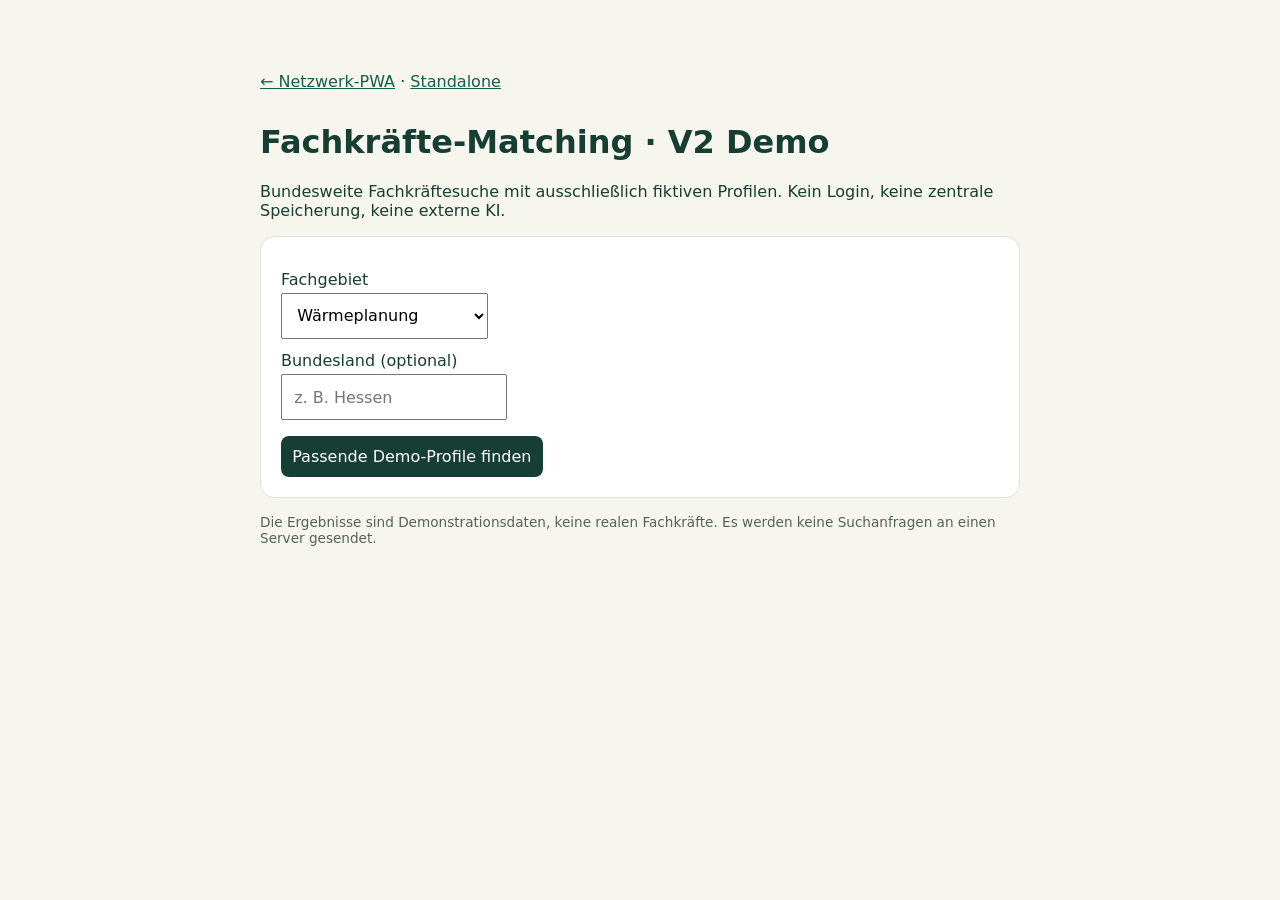
<file: matching.html>
<!doctype html><html lang="de"><head><meta charset="utf-8"><meta name="viewport" content="width=device-width,initial-scale=1"><title>Energiebrücken · Fachkräfte-Matching</title><link rel="stylesheet" href="./matching.css"></head><body><main><nav><a href="./index.html">← Netzwerk-PWA</a> · <a href="./standalone.html">Standalone</a></nav><h1>Fachkräfte-Matching · V2 Demo</h1><p>Bundesweite Fachkräftesuche mit ausschließlich fiktiven Profilen. Kein Login, keine zentrale Speicherung, keine externe KI.</p><form id="search"><label for="skill">Fachgebiet</label><select id="skill"><option value="waermeplanung">Wärmeplanung</option><option value="energieberatung">Energieberatung</option><option value="photovoltaik">Photovoltaik</option><option value="sanierung">Sanierung</option><option value="foerdermittel">Fördermittel</option><option value="projektmanagement">Projektmanagement</option></select><label for="region">Bundesland (optional)</label><input id="region" maxlength="40" placeholder="z. B. Hessen"><button type="submit">Passende Demo-Profile finden</button></form><section id="results" aria-live="polite"></section><p class="note">Die Ergebnisse sind Demonstrationsdaten, keine realen Fachkräfte. Es werden keine Suchanfragen an einen Server gesendet.</p></main><script type="module" src="./matching-ui.mjs"></script></body></html>
</file>
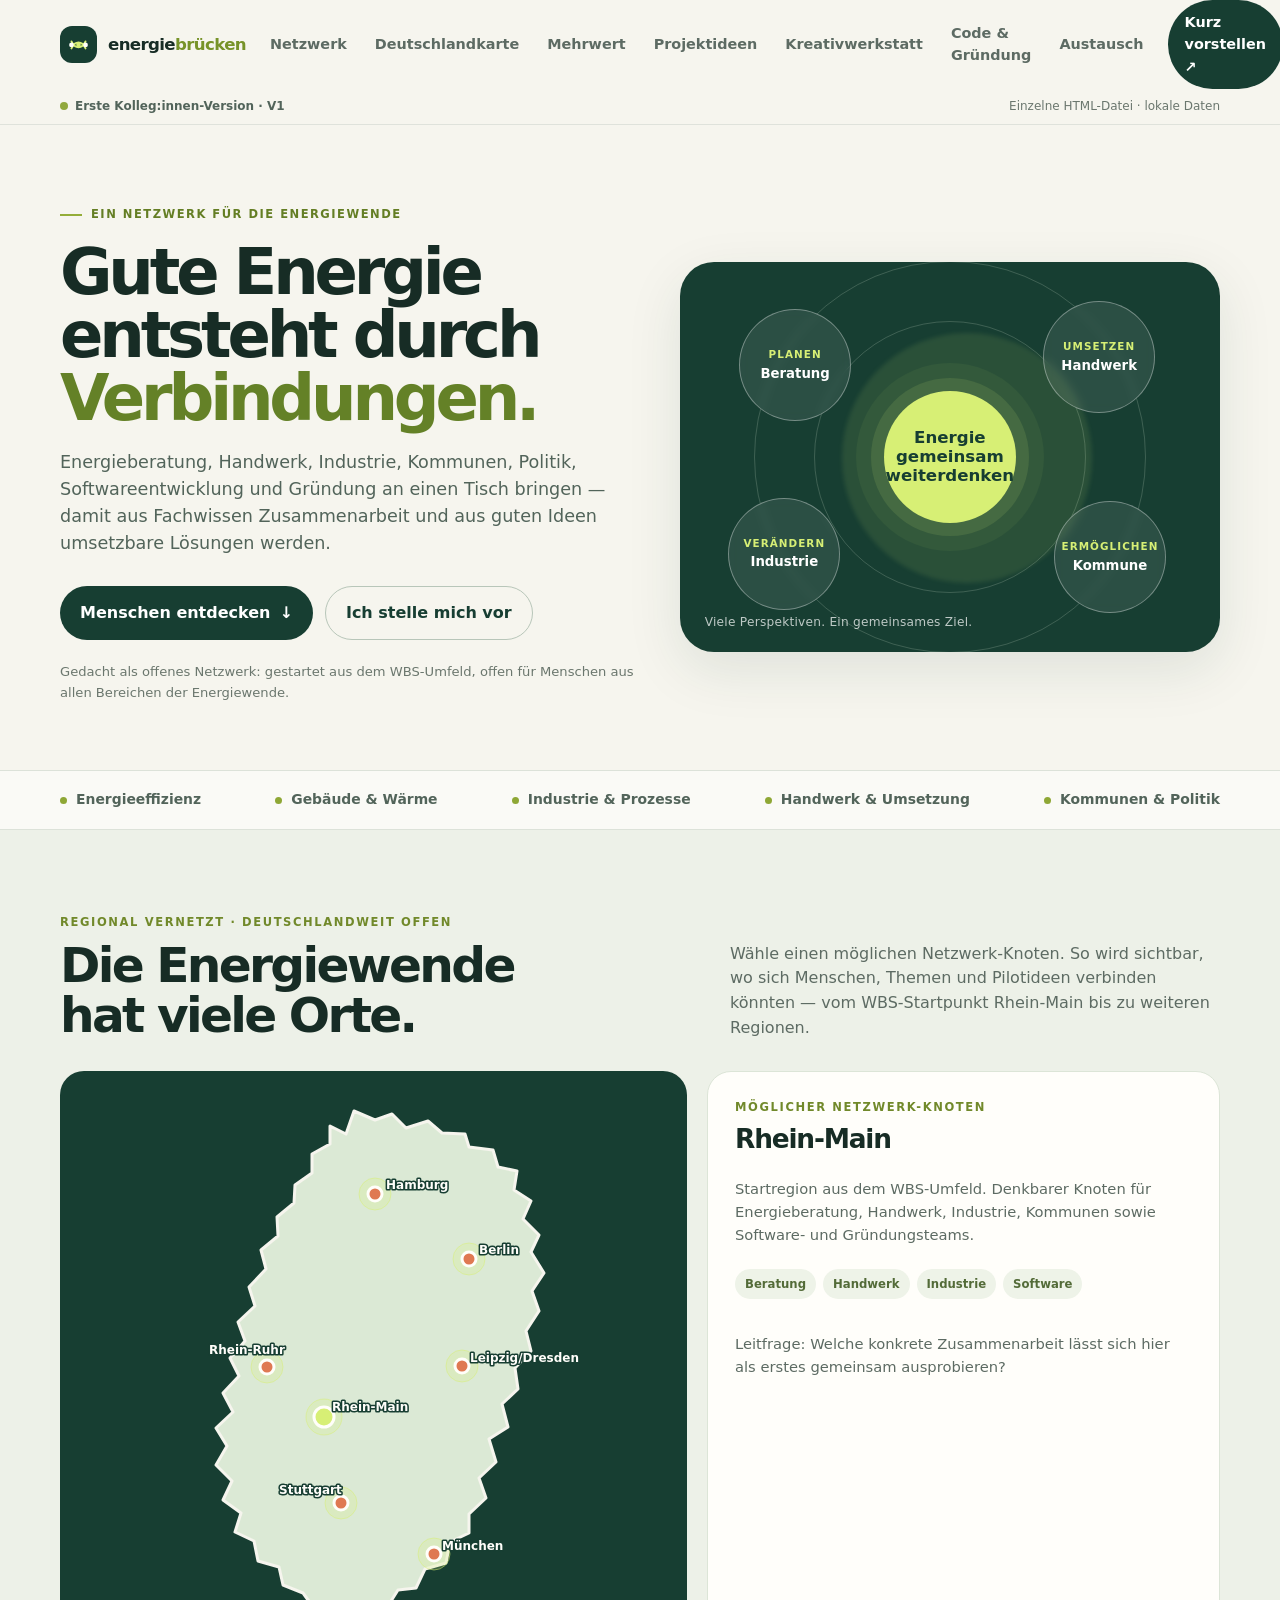
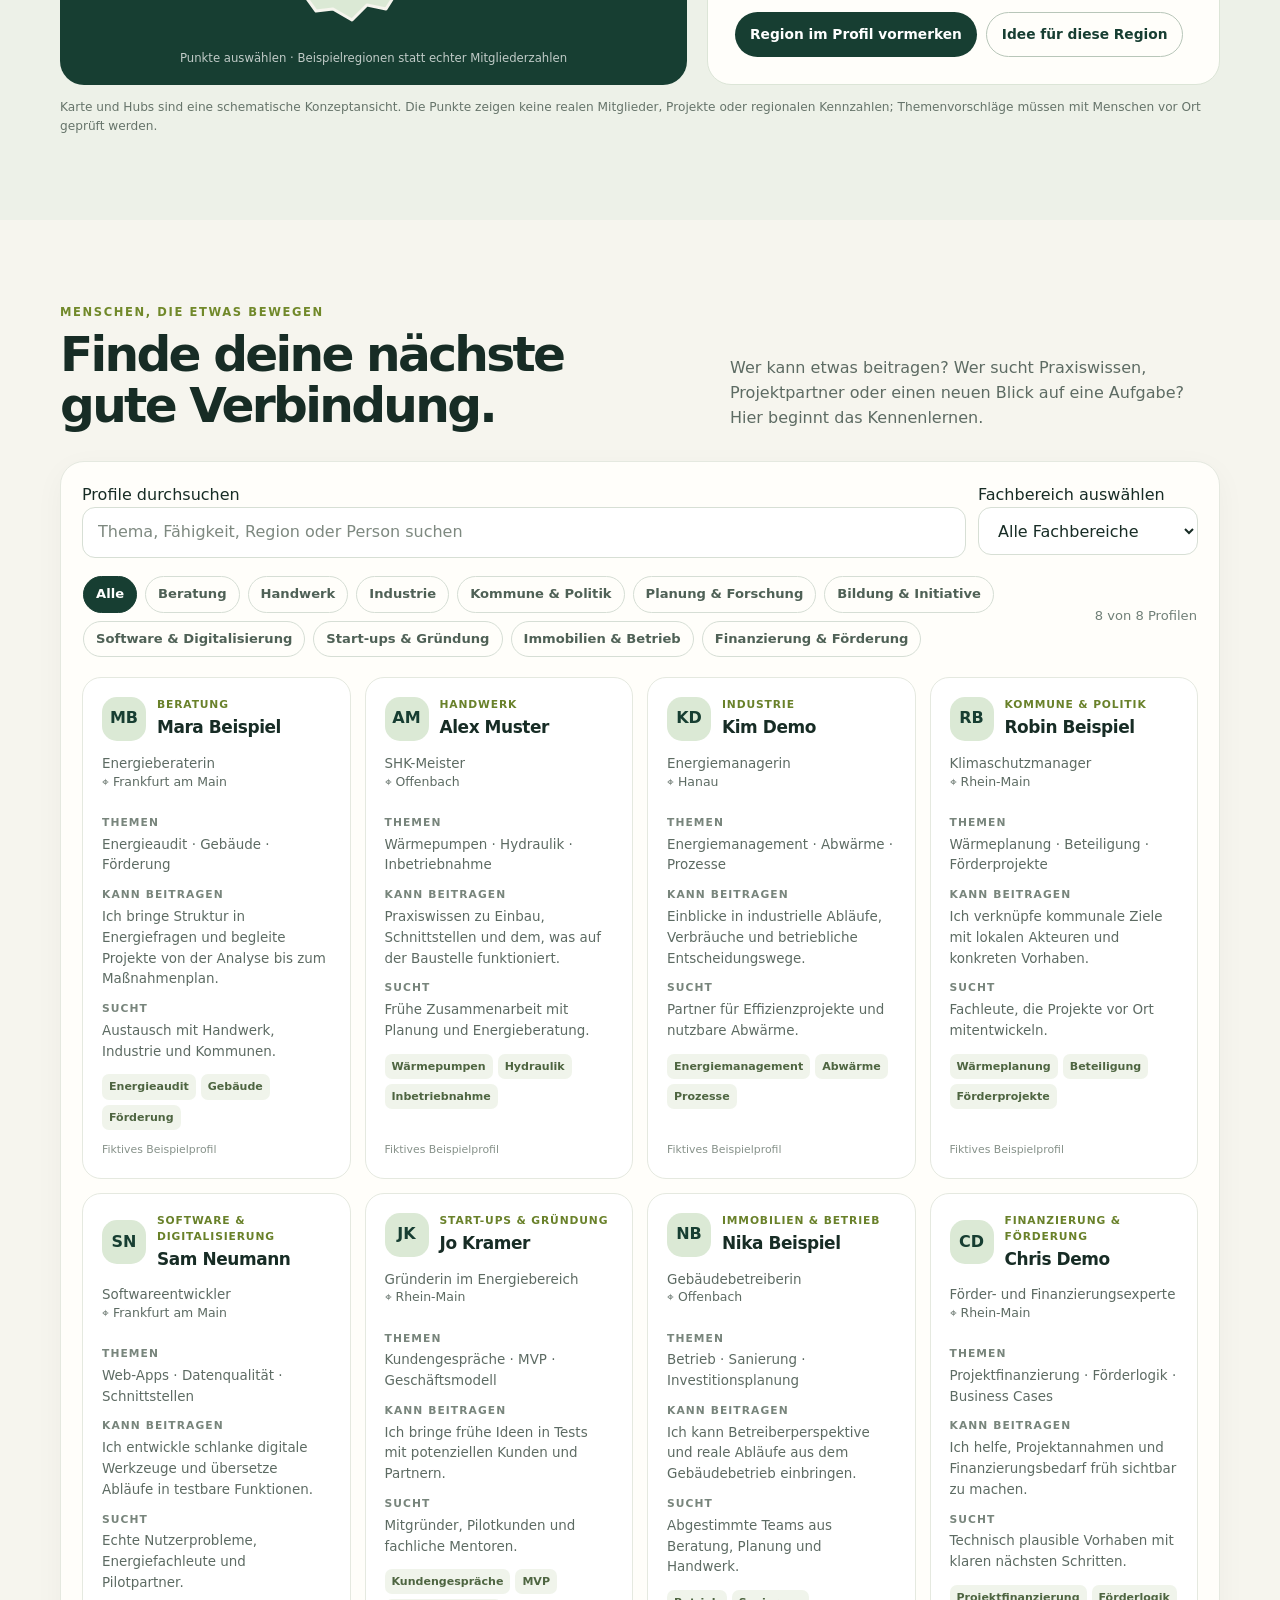
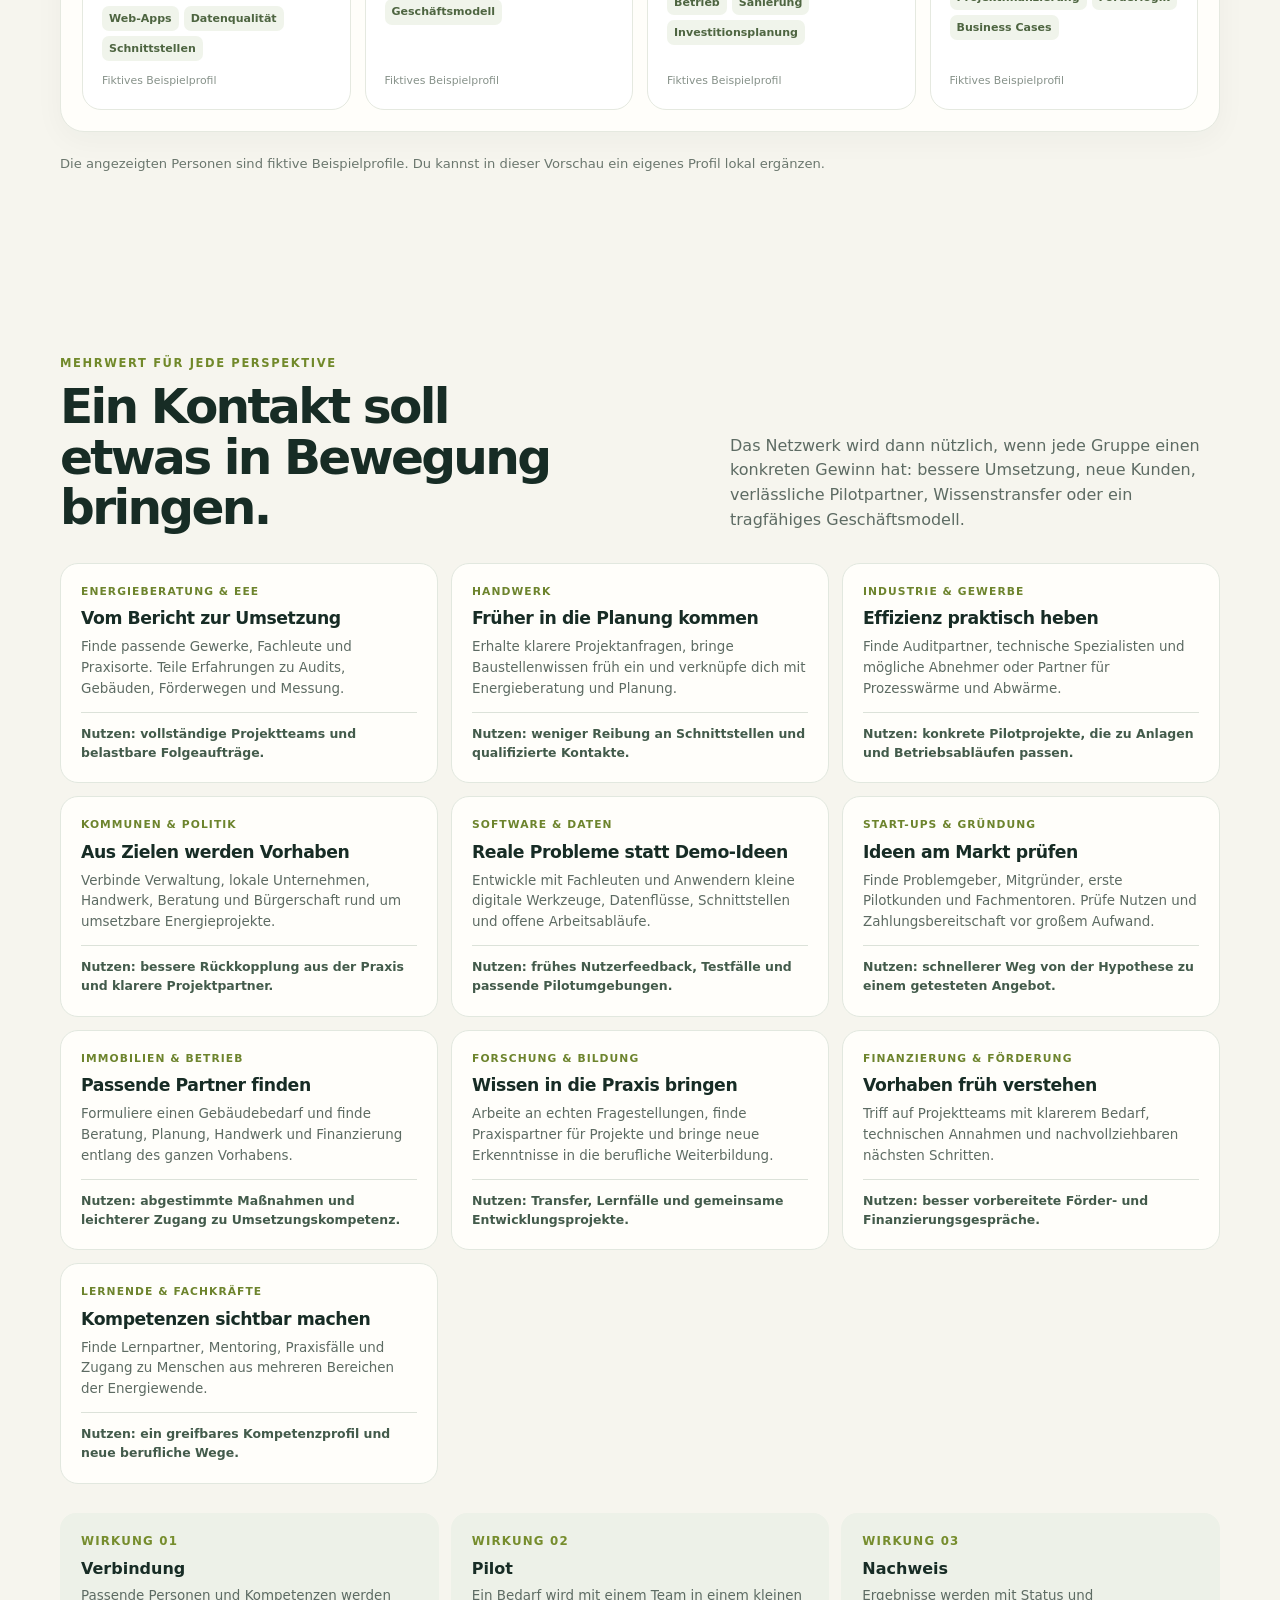
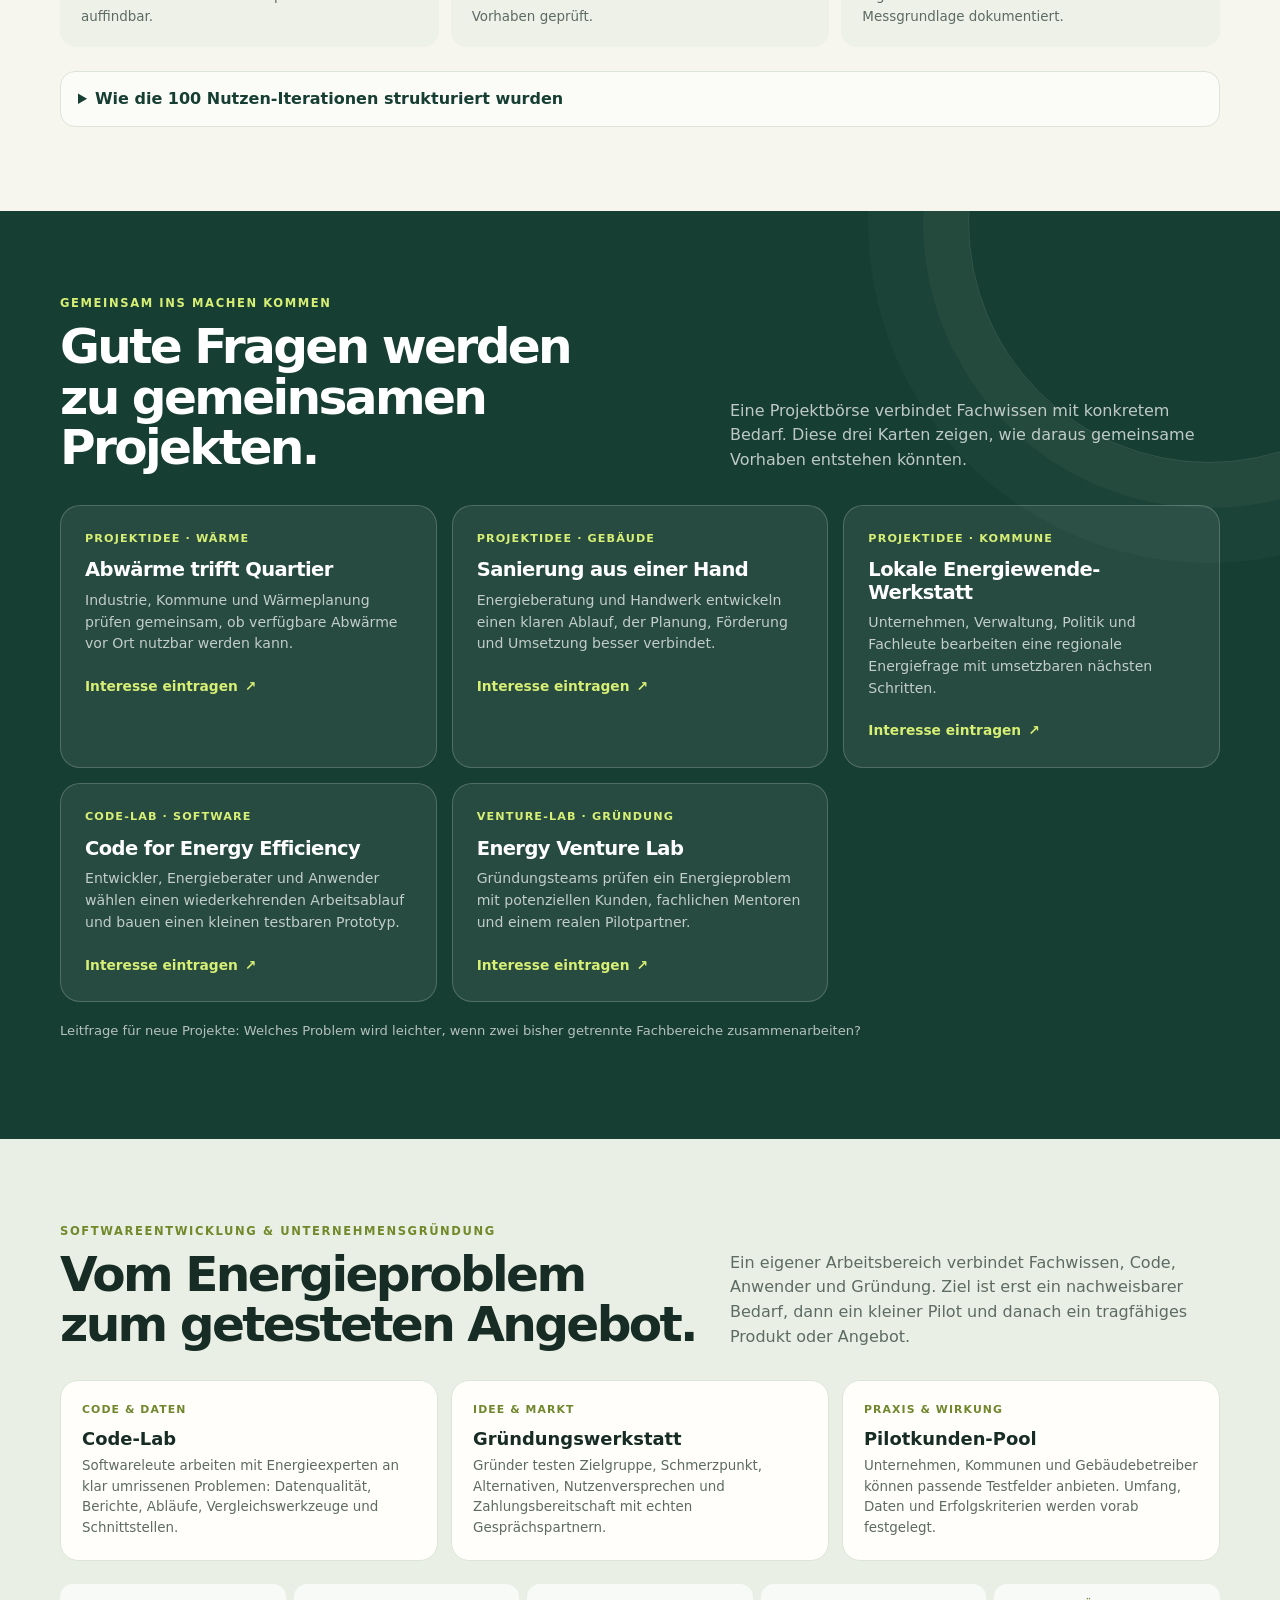
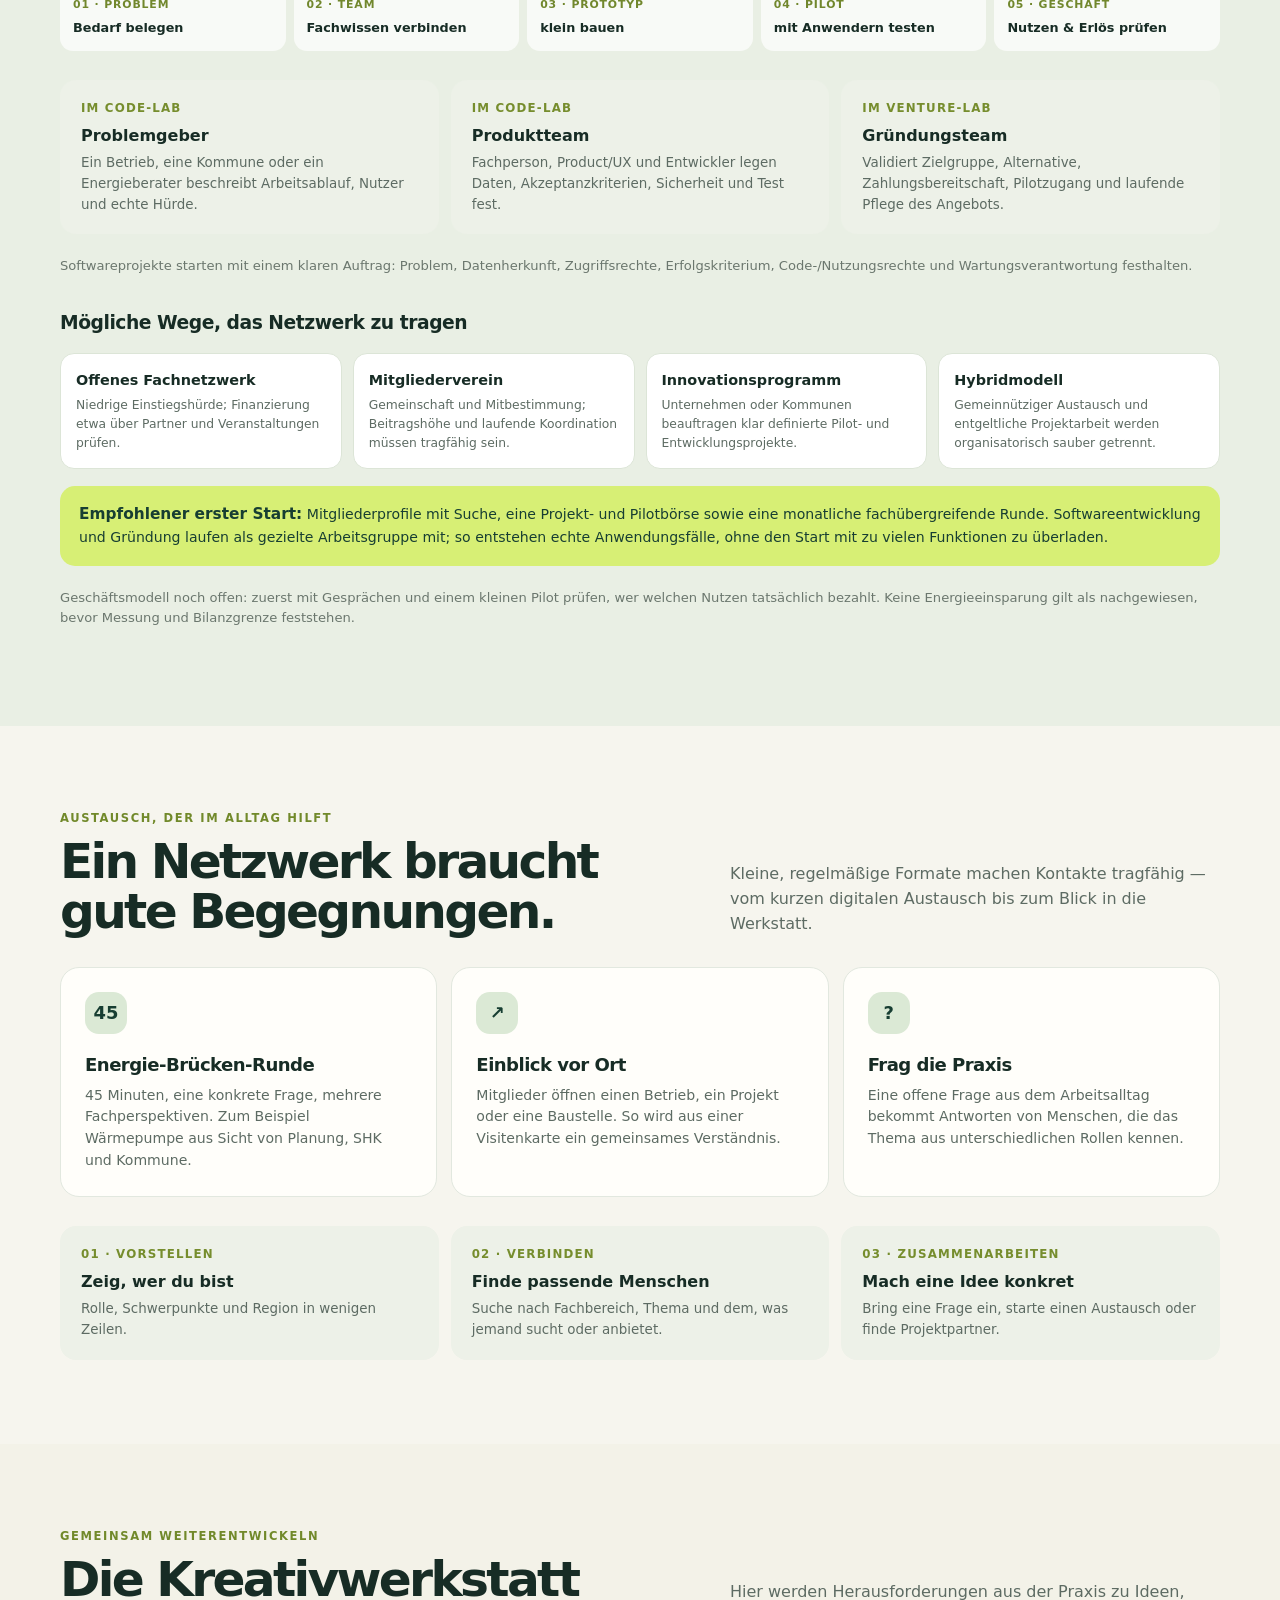
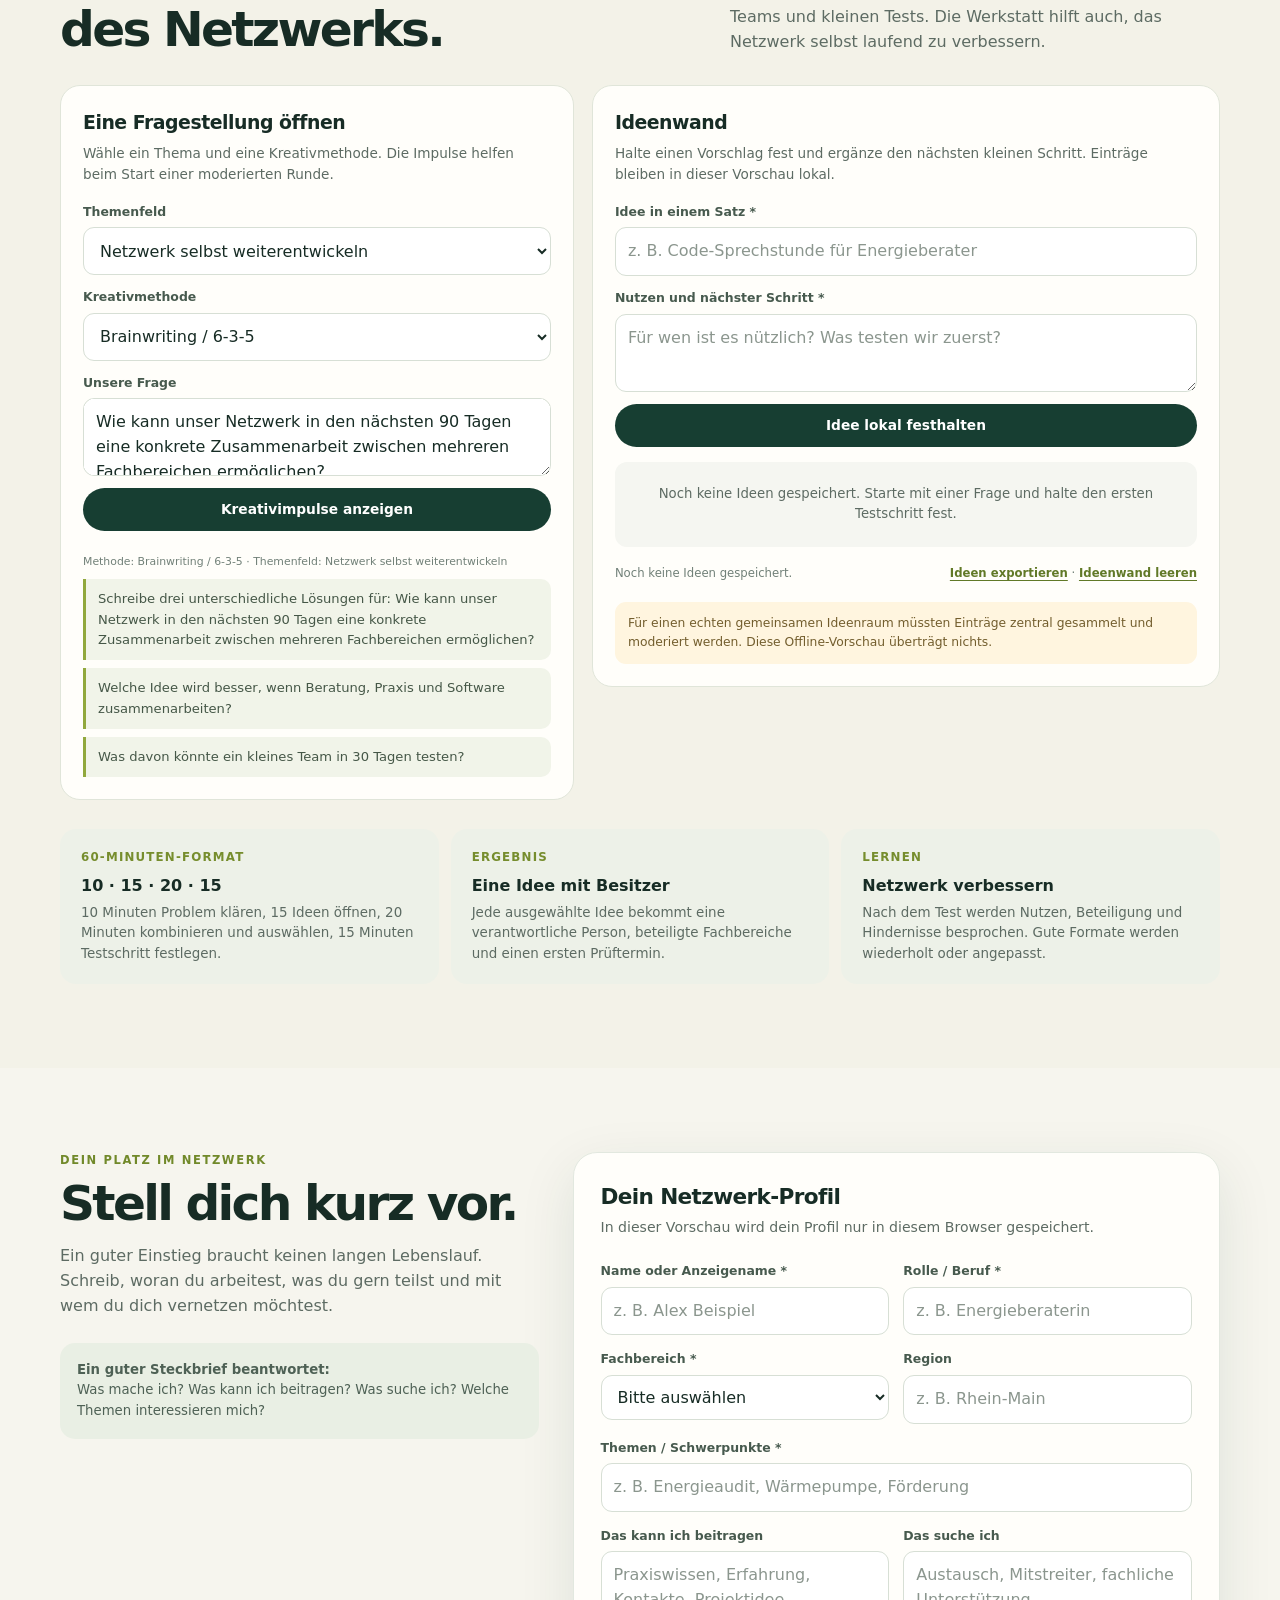
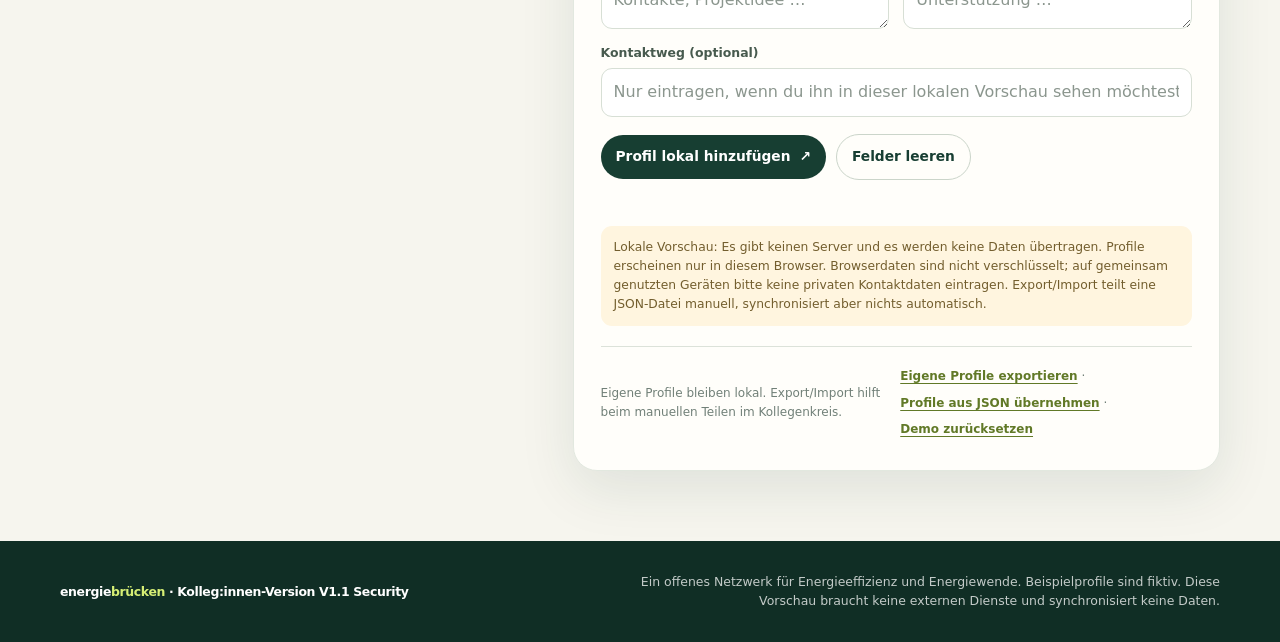
<file: standalone.html>
<!doctype html>
<html lang="de" data-pwa="false">
<head>
  <meta charset="utf-8">
  <meta http-equiv="Content-Security-Policy" content="default-src 'self'; script-src 'sha256-byJ2XRJ4GGVafeWN5Bo7Ooc5qUaDKbo+5yKy8f+ycfo='; style-src 'self' 'unsafe-inline'; img-src 'self' data:; font-src 'self'; connect-src 'none'; object-src 'none'; base-uri 'none'; form-action 'self'; frame-src 'none'; manifest-src 'self'; worker-src 'self'; upgrade-insecure-requests">
  <meta name="viewport" content="width=device-width, initial-scale=1">
  <meta name="theme-color" content="#173e32">
  <meta name="color-scheme" content="light">
  <meta name="description" content="Energiebrücken verbindet Menschen aus Energieberatung, Handwerk, Industrie, Kommunen, Softwareentwicklung und Gründung.">
  <title>Energiebrücken — Netzwerk für Energieeffizienz & Energiewende · V1.1 Security</title>
  <style>
    :root {
      --forest: #173e32;
      --forest-2: #245443;
      --mint: #dbe9d5;
      --lime: #d7ef75;
      --cream: #f6f5ee;
      --paper: #fffefa;
      --ink: #172c25;
      --muted: #5d6b63;
      --line: #dce2d9;
      --orange: #df7952;
      --blue: #6f9fb1;
      --shadow: 0 18px 55px rgba(23, 62, 50, .10);
      --radius: 24px;
    }

    * { box-sizing: border-box; }
    html { scroll-behavior: smooth; }
    body {
      margin: 0;
      background: var(--cream);
      color: var(--ink);
      font-family: Inter, ui-sans-serif, system-ui, -apple-system, BlinkMacSystemFont, "Segoe UI", sans-serif;
      line-height: 1.55;
    }
    a { color: inherit; }
    button, input, select, textarea { font: inherit; }
    button, a { -webkit-tap-highlight-color: transparent; }
    :focus-visible { outline: 3px solid #84a922; outline-offset: 3px; }
    .wrap { width: min(1160px, calc(100% - 40px)); margin-inline: auto; }
    .topbar {
      position: sticky; top: 0; z-index: 20;
      background: rgba(246, 245, 238, .94);
      border-bottom: 1px solid rgba(23, 62, 50, .10);
      backdrop-filter: blur(14px);
    }
    .nav {
      min-height: 76px; display: flex; align-items: center; justify-content: space-between; gap: 24px;
    }
    .brand { display: inline-flex; align-items: center; gap: 11px; text-decoration: none; font-weight: 850; letter-spacing: -.04em; }
    .brand-mark { width: 37px; height: 37px; border-radius: 12px; display: grid; place-items: center; background: var(--forest); }
    .brand-mark svg { width: 25px; height: 25px; }
    .brand-name { font-size: 1.04rem; }
    .brand-name span { color: #779329; }
    .navlinks { display: flex; align-items: center; gap: 28px; font-size: .9rem; font-weight: 650; color: var(--muted); }
    .navlinks a { text-decoration: none; }
    .navlinks a:hover { color: var(--forest); }
    .nav-cta { border-radius: 999px; padding: 11px 17px; background: var(--forest); color: #fff; text-decoration: none; font-size: .9rem; font-weight: 750; }
    .nav-cta:hover, .button-primary:hover { background: var(--forest-2); transform: translateY(-1px); }
    .version-bar { display:flex; align-items:center; justify-content:space-between; gap:12px; padding:8px 0; color:#52645a; font-size:.75rem; }
    .version-pill { display:inline-flex; align-items:center; gap:7px; font-weight:750; }
    .version-pill i { width:8px; height:8px; border-radius:50%; display:inline-block; background:#91a83d; }
    .version-meta { color:#6b776e; }
    .install-button { border:1px solid #b8c6b9; border-radius:99px; background:#fffefa; color:var(--forest); padding:6px 12px; cursor:pointer; font-weight:750; font-size:.75rem; }
    .install-button[hidden] { display:none; }
    .profile-actions { margin-top:12px; padding-top:9px; border-top:1px solid var(--line); }
    .profile-actions .plain-button { color:#8a503e; font-size:.75rem; }

    .hero { padding: 74px 0 54px; overflow: hidden; }
    .hero-grid { display: grid; grid-template-columns: 1.03fr .97fr; align-items: center; gap: 46px; }
    .eyebrow { display: inline-flex; align-items: center; gap: 9px; color: #647e24; text-transform: uppercase; letter-spacing: .13em; font-size: .72rem; font-weight: 850; }
    .eyebrow:before { content: ""; width: 22px; height: 2px; background: #94ad39; }
    h1 { margin: 17px 0 18px; max-width: 720px; font-size: clamp(2.65rem, 5vw, 4.8rem); line-height: .99; letter-spacing: -.065em; font-weight: 790; }
    h1 em { font-style: normal; color: #648127; }
    .hero-copy { max-width: 550px; font-size: 1.1rem; color: #52645a; }
    .hero-actions { display: flex; flex-wrap: wrap; gap: 12px; margin-top: 28px; }
    .button { border: 0; cursor: pointer; border-radius: 999px; padding: 14px 20px; display: inline-flex; align-items: center; justify-content: center; gap: 9px; text-decoration: none; font-weight: 760; transition: .18s ease; }
    .button-primary { color: white; background: var(--forest); }
    .button-secondary { color: var(--forest); background: transparent; border: 1px solid #b8c6b9; }
    .button-secondary:hover { border-color: var(--forest); background: rgba(255,255,255,.5); }
    .hero-note { margin-top: 22px; color: #6b776e; font-size: .82rem; }

    .network-art {
      min-height: 390px; position: relative; overflow: hidden; border-radius: 34px;
      background: var(--forest); box-shadow: var(--shadow); isolation: isolate;
    }
    .network-art:before, .network-art:after {
      content: ""; position: absolute; border: 1px solid rgba(219, 233, 213, .2); border-radius: 50%; z-index: -1;
    }
    .network-art:before { width: 390px; height: 390px; left: 50%; top: 50%; transform: translate(-50%,-50%); }
    .network-art:after { width: 270px; height: 270px; left: 50%; top: 50%; transform: translate(-50%,-50%); }
    .art-glow { position: absolute; width: 250px; height: 250px; border-radius: 50%; background: rgba(215,239,117,.10); filter: blur(2px); left: 30%; top: 18%; }
    .core {
      position: absolute; left: 50%; top: 50%; transform: translate(-50%,-50%);
      width: 132px; height: 132px; border-radius: 50%; display: grid; place-items: center; text-align: center;
      background: var(--lime); color: var(--forest); font-weight: 850; line-height: 1.12; font-size: 1.04rem;
      box-shadow: 0 0 0 13px rgba(215,239,117,.11), 0 0 0 28px rgba(215,239,117,.05);
    }
    .node {
      position: absolute; width: 112px; height: 112px; border-radius: 50%; display: grid; place-items: center; text-align: center;
      border: 1px solid rgba(255,255,255,.35); color: white; background: rgba(255,255,255,.09);
      backdrop-filter: blur(4px); font-size: .83rem; font-weight: 700; line-height: 1.22;
    }
    .node b { display: block; font-size: .65rem; letter-spacing: .1em; text-transform: uppercase; color: var(--lime); margin-bottom: 5px; }
    .node-1 { left: 11%; top: 12%; }
    .node-2 { right: 12%; top: 10%; }
    .node-3 { left: 9%; bottom: 11%; }
    .node-4 { right: 10%; bottom: 10%; }
    .art-caption { position: absolute; left: 25px; bottom: 21px; color: rgba(255,255,255,.72); font-size: .76rem; letter-spacing: .02em; }

    .map-section { background: #edf1e8; }
    .map-layout { display: grid; grid-template-columns: 1.1fr .9fr; gap: 20px; align-items: stretch; margin-top: 26px; }
    .map-card { background: var(--forest); border-radius: 24px; padding: 18px; min-height: 500px; display: grid; place-items: center; overflow: hidden; }
    .germany-map { width: min(100%, 480px); height: auto; overflow: visible; }
    .germany-outline { fill: #dbe9d5; stroke: #f6f5ee; stroke-width: 3; stroke-linejoin: round; }
    .map-marker { cursor: pointer; outline: none; }
    .map-marker .marker-halo { fill: rgba(215,239,117,.22); stroke: rgba(215,239,117,.5); stroke-width: 1; }
    .map-marker .marker-dot { fill: var(--orange); stroke: #fffefa; stroke-width: 3; transition: r .15s ease, fill .15s ease; }
    .map-marker:hover .marker-dot, .map-marker:focus .marker-dot, .map-marker.selected .marker-dot { fill: #d7ef75; r: 10px; }
    .map-marker .city-label { fill: #fffefa; font-size: 12px; font-weight: 750; paint-order: stroke; stroke: #173e32; stroke-width: 3px; stroke-linejoin: round; pointer-events: none; }
    .map-legend { color: rgba(255,255,255,.73); font-size: .73rem; text-align: center; margin: 0; }
    .map-details { background: var(--paper); border: 1px solid #dce5d7; border-radius: 24px; padding: 27px; display: flex; flex-direction: column; }
    .map-details .section-kicker { margin-bottom: 8px; }
    .map-details h3 { margin: 0 0 10px; font-size: 1.65rem; line-height: 1.08; letter-spacing: -.045em; }
    .map-details p { color: var(--muted); font-size: .92rem; }
    .map-tags { display: flex; flex-wrap: wrap; gap: 7px; margin: 8px 0 19px; }
    .map-tags span { background: #eef3e8; color: #536b38; border-radius: 99px; padding: 6px 10px; font-size: .73rem; font-weight: 750; }
    .map-actions { display: flex; flex-wrap: wrap; gap: 9px; margin-top: auto; }
    .map-disclaimer { color: #66746a; font-size: .76rem; margin: 13px 0 0; }

    .creative-lab-section { background: #f3f2e8; }
    .lab-grid { display: grid; grid-template-columns: .9fr 1.1fr; gap: 18px; margin-top: 28px; align-items: start; }
    .lab-panel { background: var(--paper); border: 1px solid #e0e5d9; border-radius: 20px; padding: 22px; }
    .lab-panel h3 { margin: 0 0 6px; font-size: 1.18rem; letter-spacing: -.025em; }
    .lab-panel > p { margin: 0 0 17px; color: var(--muted); font-size: .85rem; }
    .lab-controls { display: grid; gap: 12px; }
    .lab-question-list { display: grid; gap: 8px; margin-top: 14px; }
    .lab-question { border-left: 3px solid #91a83d; background: #f1f4e9; border-radius: 0 10px 10px 0; padding: 10px 12px; color: #455747; font-size: .82rem; }
    .idea-wall { display: grid; gap: 10px; margin-top: 15px; }
    .idea-card { border: 1px solid #e0e6dc; border-radius: 13px; padding: 14px; background: #fff; }
    .idea-card h4 { margin: 0 0 5px; font-size: .96rem; }
    .idea-card p { margin: 0; color: var(--muted); font-size: .82rem; white-space: pre-wrap; }
    .idea-meta { margin-top: 9px; color: #718078; font-size: .68rem; }
    .idea-empty { text-align: center; padding: 22px 10px; color: var(--muted); background: #f5f6f1; border-radius: 12px; font-size: .83rem; }
    .lab-footer { display: flex; flex-wrap: wrap; justify-content: space-between; align-items: center; gap: 12px; margin-top: 13px; color: #718078; font-size: .73rem; }

    .ribbon { border-block: 1px solid var(--line); background: rgba(255,255,255,.42); }
    .ribbon-inner { display: flex; justify-content: space-between; gap: 15px; flex-wrap: wrap; padding: 18px 0; color: #52645a; font-size: .87rem; font-weight: 650; }
    .ribbon span { display: inline-flex; gap: 9px; align-items: center; }
    .ribbon i { width: 7px; height: 7px; border-radius: 50%; background: #8ea735; display: inline-block; }

    section { padding: 84px 0; scroll-margin-top: 105px; }
    .section-head { display: flex; justify-content: space-between; align-items: end; gap: 28px; margin-bottom: 30px; }
    .section-kicker { color: #71892a; text-transform: uppercase; letter-spacing: .14em; font-weight: 850; font-size: .72rem; }
    h2 { margin: 8px 0 0; font-size: clamp(2rem, 3.8vw, 3.2rem); line-height: 1.04; letter-spacing: -.055em; }
    .section-intro { max-width: 490px; color: var(--muted); margin: 0; }
    .directory-panel { background: var(--paper); border: 1px solid #e5e9e0; border-radius: var(--radius); padding: 21px; box-shadow: 0 8px 30px rgba(23,62,50,.04); }
    .filters { display: grid; grid-template-columns: 1fr 220px; gap: 12px; }
    .field-control { width: 100%; min-height: 48px; padding: 12px 15px; border-radius: 13px; border: 1px solid #d7dfd5; background: #fff; color: var(--ink); }
    .field-control::placeholder { color: #7e8980; }
    .filter-row { display: flex; align-items: center; justify-content: space-between; gap: 14px; margin: 18px 1px 20px; }
    .filter-chips { display: flex; flex-wrap: wrap; gap: 8px; }
    .chip { border: 1px solid #d6ded5; border-radius: 99px; background: transparent; color: #4f6156; padding: 7px 12px; cursor: pointer; font-size: .82rem; font-weight: 700; }
    .chip:hover, .chip.active { color: white; background: var(--forest); border-color: var(--forest); }
    .profile-count { color: #718078; font-size: .82rem; white-space: nowrap; }
    .profile-grid { display: grid; grid-template-columns: repeat(4, 1fr); gap: 14px; }
    .profile-card {
      min-height: 294px; background: #fff; border: 1px solid #e5e9e0; border-radius: 19px; padding: 19px;
      display: flex; flex-direction: column; transition: .18s ease;
    }
    .profile-card:hover { transform: translateY(-3px); box-shadow: 0 12px 28px rgba(23,62,50,.08); border-color: #c9d5c6; }
    .card-top { display: flex; align-items: center; gap: 11px; margin-bottom: 13px; }
    .avatar { width: 44px; height: 44px; flex: 0 0 44px; border-radius: 15px; display: grid; place-items: center; background: var(--mint); color: var(--forest); font-weight: 850; }
    .role-tag { font-size: .67rem; color: #69812a; letter-spacing: .08em; text-transform: uppercase; font-weight: 850; }
    .profile-card h3 { font-size: 1.06rem; margin: 0; letter-spacing: -.025em; }
    .profile-card p { margin: 0; color: var(--muted); font-size: .84rem; }
    .profile-location { margin: -3px 0 13px !important; font-size: .78rem !important; }
    .card-label { color: #78857c; font-size: .67rem; text-transform: uppercase; letter-spacing: .1em; font-weight: 800; margin: 11px 0 3px; }
    .profile-tags { display: flex; flex-wrap: wrap; gap: 5px; margin-top: 12px; }
    .tiny-tag { background: #f0f4eb; color: #4e6541; border-radius: 7px; padding: 4px 7px; font-size: .69rem; font-weight: 700; }
    .profile-origin { margin-top: auto; padding-top: 12px; font-size: .68rem; color: #87928a; }
    .empty-state { grid-column: 1 / -1; padding: 32px; text-align: center; color: var(--muted); }
    .stakeholder-grid { display: grid; grid-template-columns: repeat(3, 1fr); gap: 13px; margin-top: 30px; }
    .stakeholder-card { background: var(--paper); border: 1px solid #e2e8df; border-radius: 18px; padding: 20px; min-height: 206px; }
    .stakeholder-card .role { color: #6d842d; text-transform: uppercase; letter-spacing: .1em; font-size: .67rem; font-weight: 850; }
    .stakeholder-card h3 { margin: 8px 0; font-size: 1.08rem; line-height: 1.2; letter-spacing: -.025em; }
    .stakeholder-card p { color: var(--muted); font-size: .84rem; margin: 0; }
    .stakeholder-card .outcome { margin-top: 12px; padding-top: 11px; border-top: 1px solid var(--line); color: #435b4b; font-size: .78rem; font-weight: 700; }

    .bridge-section { background: var(--forest); color: white; position: relative; overflow: hidden; }
    .bridge-section:after { content: ""; position: absolute; width: 480px; height: 480px; border-radius: 50%; border: 1px solid rgba(255,255,255,.12); right: -170px; top: -230px; box-shadow: 0 0 0 45px rgba(255,255,255,.035), 0 0 0 100px rgba(255,255,255,.025); }
    .bridge-section .section-kicker { color: var(--lime); }
    .bridge-section h2 { max-width: 640px; }
    .bridge-section .section-intro { color: rgba(255,255,255,.72); }
    .project-grid { position: relative; z-index: 1; display: grid; grid-template-columns: repeat(3, 1fr); gap: 15px; margin-top: 32px; }
    .project-card { padding: 24px; border: 1px solid rgba(255,255,255,.19); border-radius: 20px; background: rgba(255,255,255,.07); }
    .project-card .project-type { color: var(--lime); font-size: .7rem; letter-spacing: .1em; font-weight: 850; text-transform: uppercase; }
    .project-card h3 { margin: 12px 0 8px; font-size: 1.22rem; line-height: 1.15; letter-spacing: -.03em; }
    .project-card p { color: rgba(255,255,255,.72); font-size: .88rem; margin: 0 0 19px; }
    .text-link { display: inline-flex; gap: 7px; align-items: center; color: var(--lime); text-decoration: none; font-weight: 750; font-size: .86rem; }
    .text-link:hover { text-decoration: underline; }
    .bridge-question { position: relative; z-index: 1; margin-top: 19px; color: rgba(255,255,255,.68); font-size: .82rem; }
    .coding-section { background: #e9efe4; }
    .venture-grid { display: grid; grid-template-columns: repeat(3, 1fr); gap: 13px; margin-top: 28px; }
    .venture-card { background: var(--paper); border: 1px solid #dce5d7; border-radius: 18px; padding: 21px; }
    .venture-card .mini-kicker { color: #70872d; text-transform: uppercase; letter-spacing: .1em; font-size: .68rem; font-weight: 850; }
    .venture-card h3 { margin: 9px 0 7px; font-size: 1.12rem; line-height: 1.18; }
    .venture-card p { color: var(--muted); font-size: .84rem; margin: 0; }
    .venture-path { display: grid; grid-template-columns: repeat(5, 1fr); gap: 8px; margin-top: 23px; }
    .venture-step { padding: 13px; background: rgba(255,255,255,.7); border-radius: 13px; }
    .venture-step b { display: block; color: #71872d; font-size: .68rem; letter-spacing: .08em; }
    .venture-step span { display: block; margin-top: 4px; font-size: .8rem; font-weight: 750; }
    .model-grid { display: grid; grid-template-columns: repeat(4, 1fr); gap: 11px; margin-top: 16px; }
    .model-card { background: #fff; border: 1px solid #dce5d7; border-radius: 14px; padding: 15px; }
    .model-card h4 { margin: 0 0 5px; font-size: .9rem; }
    .model-card p { margin: 0; color: var(--muted); font-size: .77rem; }
    .mvp-callout { margin-top: 17px; padding: 17px 19px; border-radius: 15px; background: var(--lime); color: var(--forest); font-size: .88rem; }
    .mvp-callout strong { font-size: .96rem; }
    .method-note { margin-top: 24px; border: 1px solid #dce5d7; border-radius: 15px; background: rgba(255,255,255,.62); padding: 15px 17px; }
    .method-note summary { cursor: pointer; font-weight: 800; color: var(--forest); }
    .method-columns { display: grid; grid-template-columns: 1fr 1fr; gap: 22px; margin-top: 12px; }
    .method-columns h4 { margin: 0 0 7px; font-size: .82rem; }
    .method-columns ol { margin: 0; padding-left: 20px; color: var(--muted); font-size: .78rem; }

    .formats-grid { display: grid; grid-template-columns: 1fr 1fr 1fr; gap: 14px; margin-top: 30px; }
    .format-card { background: var(--paper); padding: 24px; border-radius: 19px; border: 1px solid #e2e8df; }
    .format-icon { width: 42px; height: 42px; display: grid; place-items: center; background: var(--mint); color: var(--forest); border-radius: 14px; font-size: 1.12rem; font-weight: 850; }
    .format-card h3 { margin: 17px 0 6px; font-size: 1.13rem; letter-spacing: -.03em; }
    .format-card p { margin: 0; color: var(--muted); font-size: .88rem; }
    .how-grid { display: grid; grid-template-columns: repeat(3,1fr); gap: 12px; margin-top: 29px; }
    .how-step { padding: 19px 21px; background: #edf1e8; border-radius: 16px; }
    .step-no { color: #768d2d; font-size: .74rem; letter-spacing: .1em; font-weight: 850; }
    .how-step h3 { margin: 7px 0 4px; font-size: 1rem; }
    .how-step p { margin: 0; color: var(--muted); font-size: .84rem; }

    .join-section { padding-bottom: 70px; }
    .join-grid { display: grid; grid-template-columns: .85fr 1.15fr; gap: 34px; align-items: start; }
    .join-copy { position: sticky; top: 105px; }
    .join-copy p { color: var(--muted); }
    .join-copy .note-box { margin-top: 24px; padding: 17px; border-radius: 15px; background: #e9efe4; color: #4e6155; font-size: .83rem; }
    .form-card { background: var(--paper); border: 1px solid #e2e8df; border-radius: 24px; padding: 27px; box-shadow: var(--shadow); }
    .form-card h3 { margin: 0 0 4px; font-size: 1.35rem; letter-spacing: -.03em; }
    .form-sub { color: var(--muted); margin: 0 0 22px; font-size: .88rem; }
    .form-grid { display: grid; grid-template-columns: 1fr 1fr; gap: 14px; }
    .form-field { display: flex; flex-direction: column; gap: 6px; }
    .form-field.full { grid-column: 1 / -1; }
    .form-field label { font-size: .78rem; font-weight: 800; color: #475a4e; }
    .form-field input, .form-field select, .form-field textarea {
      width: 100%; border: 1px solid #d7dfd5; border-radius: 11px; background: white; padding: 11px 12px; color: var(--ink);
    }
    .form-field textarea { min-height: 78px; resize: vertical; }
    .form-field input::placeholder, .form-field textarea::placeholder { color: #8b968e; }
    .form-actions { display: flex; align-items: center; flex-wrap: wrap; gap: 10px; margin-top: 17px; }
    .button-small { padding: 11px 15px; font-size: .86rem; }
    .button-outline { border: 1px solid #cbd5ca; color: var(--forest); background: transparent; }
    .button-outline:hover { background: #f2f5ed; }
    .form-message { min-height: 1.3em; margin: 13px 0 0; color: #567823; font-size: .83rem; }
    .local-tools { display: flex; align-items: center; justify-content: space-between; gap: 12px; margin-top: 20px; padding-top: 16px; border-top: 1px solid var(--line); color: #718078; font-size: .75rem; }
    .plain-button { border: 0; background: none; color: #617927; cursor: pointer; font-weight: 750; text-decoration: underline; text-underline-offset: 3px; padding: 4px 0; }
    .privacy-note { margin: 16px 0 0; padding: 12px 13px; background: #fff5df; border-radius: 11px; color: #735e2e; font-size: .77rem; }

    footer { background: #102e25; color: rgba(255,255,255,.75); padding: 31px 0; }
    .footer-inner { display: flex; justify-content: space-between; gap: 18px; align-items: center; flex-wrap: wrap; font-size: .78rem; }
    .footer-brand { color: #fff; font-weight: 800; letter-spacing: -.03em; }
    .footer-brand span { color: var(--lime); }
    .footer-disclaimer { max-width: 610px; text-align: right; }

    @media (max-width: 900px) {
      .navlinks { gap: 14px; font-size: .8rem; }
      .brand-name { font-size: .95rem; }
      .nav-cta { padding: 10px 12px; font-size: .82rem; }
      .hero-grid { grid-template-columns: 1fr; gap: 34px; }
      .network-art { min-height: 350px; }
      .map-layout, .lab-grid { grid-template-columns: 1fr; }
      .map-card { min-height: 400px; }
      .profile-grid { grid-template-columns: repeat(2, 1fr); }
      .stakeholder-grid { grid-template-columns: repeat(2, 1fr); }
      .venture-path { grid-template-columns: repeat(3, 1fr); }
      .model-grid { grid-template-columns: repeat(2, 1fr); }
      .method-columns { grid-template-columns: 1fr; }
      .join-grid { grid-template-columns: 1fr; }
      .join-copy { position: static; }
    }
    @media (max-width: 650px) {
      .wrap { width: min(100% - 28px, 1160px); }
      .nav { min-height: 65px; }
      .nav { min-height:65px; flex-wrap:wrap; padding:10px 0 7px; row-gap:8px; }
      .navlinks { display:flex; order:3; width:100%; gap:18px; overflow-x:auto; white-space:nowrap; padding:2px 0 7px; scrollbar-width:thin; }
      .navlinks a { flex:0 0 auto; }
      .nav-cta { margin-left:auto; padding:9px 13px; font-size:.82rem; }
      section { scroll-margin-top:132px; }
      .version-bar { font-size:.68rem; }
      .version-meta { max-width:48%; text-align:right; }
      .hero { padding: 50px 0 34px; }
      .hero-grid { gap: 26px; }
      .hero-copy { font-size: 1rem; }
      .network-art { min-height: 300px; border-radius: 24px; }
      .map-card { min-height: 350px; padding: 10px; }
      .map-details { padding: 21px; }
      .germany-map { width: min(100%, 370px); }
      .node { width: 88px; height: 88px; font-size: .72rem; }
      .node b { font-size: .58rem; }
      .core { width: 108px; height: 108px; font-size: .88rem; }
      .node-1 { left: 7%; top: 10%; }
      .node-2 { right: 7%; top: 9%; }
      .node-3 { left: 6%; bottom: 11%; }
      .node-4 { right: 6%; bottom: 10%; }
      .art-caption { left: 16px; bottom: 14px; font-size: .68rem; }
      .ribbon-inner { padding: 15px 0; gap: 9px 17px; font-size: .78rem; }
      section { padding: 62px 0; }
      .section-head { display: block; }
      .section-intro { margin-top: 13px; }
      .directory-panel { padding: 13px; }
      .filters { grid-template-columns: 1fr; }
      .filter-row { display: block; }
      .profile-count { display: block; margin-top: 13px; }
      .profile-grid, .project-grid, .formats-grid, .how-grid, .stakeholder-grid, .venture-grid { grid-template-columns: 1fr; }
      .venture-path, .model-grid { grid-template-columns: 1fr 1fr; }
      .profile-card { min-height: 0; }
      .project-card { padding: 20px; }
      .form-card { padding: 19px; }
      .form-grid { grid-template-columns: 1fr; }
      .form-field.full { grid-column: auto; }
      .local-tools { align-items: flex-start; flex-direction: column; }
      .footer-disclaimer { text-align: left; }
    }
    @media (prefers-reduced-motion: reduce) {
      *, *::before, *::after { scroll-behavior: auto !important; transition-duration: .01ms !important; }
    }
  </style>
</head>
<body>
  <header class="topbar">
    <div class="wrap nav">
      <a class="brand" href="#start" aria-label="Energiebrücken Startseite">
        <span class="brand-mark" aria-hidden="true">
          <svg viewBox="0 0 32 32" fill="none">
            <path d="M7 21c4.5-10 13.5-10 18 0M7 12c4.5 10 13.5 10 18 0" stroke="#D7EF75" stroke-width="2.4" stroke-linecap="round"/>
            <circle cx="7" cy="16.5" r="3" fill="#fffefa"/><circle cx="25" cy="16.5" r="3" fill="#fffefa"/><circle cx="16" cy="16.5" r="3" fill="#D7EF75"/>
          </svg>
        </span>
        <span class="brand-name">energie<span>brücken</span></span>
      </a>
      <nav class="navlinks" aria-label="Hauptnavigation">
        <a href="#netzwerk">Netzwerk</a>
        <a href="#deutschland">Deutschlandkarte</a>
        <a href="#nutzen">Mehrwert</a>
        <a href="#projekte">Projektideen</a>
        <a href="#kreativwerkstatt">Kreativwerkstatt</a>
        <a href="#code-gruendung">Code & Gründung</a>
        <a href="#formate">Austausch</a>
      </nav>
      <a class="nav-cta" href="#mitmachen">Kurz vorstellen <span aria-hidden="true">↗</span></a>
    </div>
    <div class="wrap version-bar">
      <span class="version-pill"><i aria-hidden="true"></i> Erste Kolleg:innen-Version · V1</span>
      <span class="version-meta" id="appStatus" role="status" aria-live="polite">Offline nutzbar · Daten bleiben auf diesem Gerät</span>
      <button class="install-button" id="installApp" type="button" hidden>App installieren</button>
    </div>
  </header>

  <main id="start">
    <section class="hero">
      <div class="wrap hero-grid">
        <div>
          <div class="eyebrow">Ein Netzwerk für die Energiewende</div>
          <h1>Gute Energie entsteht durch <em>Verbindungen.</em></h1>
          <p class="hero-copy">Energieberatung, Handwerk, Industrie, Kommunen, Politik, Softwareentwicklung und Gründung an einen Tisch bringen — damit aus Fachwissen Zusammenarbeit und aus guten Ideen umsetzbare Lösungen werden.</p>
          <div class="hero-actions">
            <a class="button button-primary" href="#netzwerk">Menschen entdecken <span aria-hidden="true">↓</span></a>
            <a class="button button-secondary" href="#mitmachen">Ich stelle mich vor</a>
          </div>
          <p class="hero-note">Gedacht als offenes Netzwerk: gestartet aus dem WBS-Umfeld, offen für Menschen aus allen Bereichen der Energiewende.</p>
        </div>
        <div class="network-art" aria-label="Illustration: Energie verbindet Beratung, Handwerk, Industrie und Kommunen">
          <div class="art-glow"></div>
          <div class="core">Energie<br>gemeinsam<br>weiterdenken</div>
          <div class="node node-1"><span><b>Planen</b>Beratung</span></div>
          <div class="node node-2"><span><b>Umsetzen</b>Handwerk</span></div>
          <div class="node node-3"><span><b>Verändern</b>Industrie</span></div>
          <div class="node node-4"><span><b>Ermöglichen</b>Kommune</span></div>
          <div class="art-caption">Viele Perspektiven. Ein gemeinsames Ziel.</div>
        </div>
      </div>
    </section>

    <div class="ribbon">
      <div class="wrap ribbon-inner">
        <span><i></i> Energieeffizienz</span>
        <span><i></i> Gebäude & Wärme</span>
        <span><i></i> Industrie & Prozesse</span>
        <span><i></i> Handwerk & Umsetzung</span>
        <span><i></i> Kommunen & Politik</span>
      </div>
    </div>

    <section class="map-section" id="deutschland">
      <div class="wrap">
        <div class="section-head">
          <div>
            <div class="section-kicker">Regional vernetzt · deutschlandweit offen</div>
            <h2>Die Energiewende<br>hat viele Orte.</h2>
          </div>
          <p class="section-intro">Wähle einen möglichen Netzwerk-Knoten. So wird sichtbar, wo sich Menschen, Themen und Pilotideen verbinden könnten — vom WBS-Startpunkt Rhein-Main bis zu weiteren Regionen.</p>
        </div>
        <div class="map-layout">
          <div class="map-card">
            <svg class="germany-map" viewBox="0 0 480 560" role="group" aria-labelledby="mapTitle mapDescription">
              <title id="mapTitle">Schematische Deutschlandkarte mit möglichen Netzwerkregionen</title>
              <desc id="mapDescription">Sieben auswählbare Beispielregionen: Hamburg, Berlin, Rhein-Ruhr, Rhein-Main, Leipzig-Dresden, Stuttgart und München.</desc>
              <path class="germany-outline" d="M220 22 L241 31 L258 25 L272 39 L294 32 L308 44 L331 45 L335 58 L359 61 L364 78 L383 82 L380 101 L397 112 L389 130 L405 146 L397 163 L410 184 L398 202 L405 222 L392 242 L397 262 L381 279 L384 300 L368 315 L374 338 L355 350 L362 373 L345 389 L352 409 L335 425 L335 444 L316 453 L312 474 L291 480 L282 499 L264 501 L252 520 L233 516 L218 531 L199 520 L182 522 L169 504 L149 496 L145 478 L124 472 L120 452 L101 443 L107 424 L89 411 L98 392 L82 376 L93 357 L82 339 L99 323 L89 304 L105 287 L96 269 L111 252 L104 233 L121 217 L115 198 L132 180 L127 161 L144 147 L143 128 L160 114 L161 96 L178 84 L178 65 L196 55 L196 37 L212 45 Z"/>
              <g class="map-marker" data-region="Hamburg & Nord" tabindex="0" role="button" aria-label="Region Hamburg und Nord auswählen">
                <circle class="marker-halo" cx="241" cy="105" r="16"/><circle class="marker-dot" cx="241" cy="105" r="7"/><text class="city-label" x="252" y="100">Hamburg</text>
              </g>
              <g class="map-marker" data-region="Berlin-Brandenburg" tabindex="0" role="button" aria-label="Region Berlin-Brandenburg auswählen">
                <circle class="marker-halo" cx="335" cy="170" r="16"/><circle class="marker-dot" cx="335" cy="170" r="7"/><text class="city-label" x="345" y="165">Berlin</text>
              </g>
              <g class="map-marker" data-region="Rhein-Ruhr" tabindex="0" role="button" aria-label="Region Rhein-Ruhr auswählen">
                <circle class="marker-halo" cx="133" cy="278" r="16"/><circle class="marker-dot" cx="133" cy="278" r="7"/><text class="city-label" x="75" y="265">Rhein-Ruhr</text>
              </g>
              <g class="map-marker selected" data-region="Rhein-Main" tabindex="0" role="button" aria-label="Region Rhein-Main auswählen">
                <circle class="marker-halo" cx="190" cy="328" r="18"/><circle class="marker-dot" cx="190" cy="328" r="8"/><text class="city-label" x="198" y="322">Rhein-Main</text>
              </g>
              <g class="map-marker" data-region="Leipzig-Dresden" tabindex="0" role="button" aria-label="Region Leipzig-Dresden auswählen">
                <circle class="marker-halo" cx="328" cy="277" r="16"/><circle class="marker-dot" cx="328" cy="277" r="7"/><text class="city-label" x="336" y="273">Leipzig/Dresden</text>
              </g>
              <g class="map-marker" data-region="Stuttgart-Südwest" tabindex="0" role="button" aria-label="Region Stuttgart und Südwest auswählen">
                <circle class="marker-halo" cx="207" cy="414" r="16"/><circle class="marker-dot" cx="207" cy="414" r="7"/><text class="city-label" x="145" y="405">Stuttgart</text>
              </g>
              <g class="map-marker" data-region="München-Süd" tabindex="0" role="button" aria-label="Region München und Süd auswählen">
                <circle class="marker-halo" cx="300" cy="465" r="16"/><circle class="marker-dot" cx="300" cy="465" r="7"/><text class="city-label" x="308" y="461">München</text>
              </g>
            </svg>
            <p class="map-legend">Punkte auswählen · Beispielregionen statt echter Mitgliederzahlen</p>
          </div>
          <aside class="map-details" aria-live="polite">
            <div class="section-kicker">Möglicher Netzwerk-Knoten</div>
            <h3 id="mapRegionTitle">Rhein-Main</h3>
            <p id="mapRegionDescription">Startregion aus dem WBS-Umfeld. Denkbarer Knoten für Energieberatung, Handwerk, Industrie, Kommunen sowie Software- und Gründungsteams.</p>
            <div class="map-tags" id="mapTags"><span>Beratung</span><span>Handwerk</span><span>Industrie</span><span>Software</span></div>
            <p id="mapRegionQuestion"><strong>Leitfrage:</strong> Welche konkrete Zusammenarbeit lässt sich hier als erstes gemeinsam ausprobieren?</p>
            <div class="map-actions">
              <button class="button button-primary button-small" id="mapJoinButton" type="button">Region im Profil vormerken</button>
              <button class="button button-secondary button-small" id="mapWorkshopButton" type="button">Idee für diese Region</button>
            </div>
          </aside>
        </div>
        <p class="map-disclaimer">Karte und Hubs sind eine schematische Konzeptansicht. Die Punkte zeigen keine realen Mitglieder, Projekte oder regionalen Kennzahlen; Themenvorschläge müssen mit Menschen vor Ort geprüft werden.</p>
      </div>
    </section>

    <section id="netzwerk">
      <div class="wrap">
        <div class="section-head">
          <div>
            <div class="section-kicker">Menschen, die etwas bewegen</div>
            <h2>Finde deine nächste<br>gute Verbindung.</h2>
          </div>
          <p class="section-intro">Wer kann etwas beitragen? Wer sucht Praxiswissen, Projektpartner oder einen neuen Blick auf eine Aufgabe? Hier beginnt das Kennenlernen.</p>
        </div>
        <div class="directory-panel">
          <div class="filters">
            <label>
              <span class="sr-only">Profile durchsuchen</span>
              <input class="field-control" id="searchProfiles" type="search" placeholder="Thema, Fähigkeit, Region oder Person suchen">
            </label>
            <label>
              <span class="sr-only">Fachbereich auswählen</span>
              <select class="field-control" id="sectorSelect">
                <option value="">Alle Fachbereiche</option>
                <option>Beratung</option>
                <option>Handwerk</option>
                <option>Industrie</option>
                <option>Kommune & Politik</option>
                <option>Planung & Forschung</option>
                <option>Bildung & Initiative</option>
                <option>Software & Digitalisierung</option>
                <option>Start-ups & Gründung</option>
                <option>Immobilien & Betrieb</option>
                <option>Finanzierung & Förderung</option>
              </select>
            </label>
          </div>
          <div class="filter-row">
            <div class="filter-chips" id="filterChips" aria-label="Fachbereiche schnell filtern"></div>
            <span class="profile-count" id="profileCount" aria-live="polite"></span>
          </div>
          <div class="profile-grid" id="profileGrid"></div>
        </div>
        <p class="hero-note">Die angezeigten Personen sind fiktive Beispielprofile. Du kannst in dieser Vorschau ein eigenes Profil lokal ergänzen.</p>
      </div>
    </section>

    <section id="nutzen">
      <div class="wrap">
        <div class="section-head">
          <div>
            <div class="section-kicker">Mehrwert für jede Perspektive</div>
            <h2>Ein Kontakt soll<br>etwas in Bewegung bringen.</h2>
          </div>
          <p class="section-intro">Das Netzwerk wird dann nützlich, wenn jede Gruppe einen konkreten Gewinn hat: bessere Umsetzung, neue Kunden, verlässliche Pilotpartner, Wissenstransfer oder ein tragfähiges Geschäftsmodell.</p>
        </div>
        <div class="stakeholder-grid">
          <article class="stakeholder-card"><div class="role">Energieberatung & EEE</div><h3>Vom Bericht zur Umsetzung</h3><p>Finde passende Gewerke, Fachleute und Praxisorte. Teile Erfahrungen zu Audits, Gebäuden, Förderwegen und Messung.</p><div class="outcome">Nutzen: vollständige Projektteams und belastbare Folgeaufträge.</div></article>
          <article class="stakeholder-card"><div class="role">Handwerk</div><h3>Früher in die Planung kommen</h3><p>Erhalte klarere Projektanfragen, bringe Baustellenwissen früh ein und verknüpfe dich mit Energieberatung und Planung.</p><div class="outcome">Nutzen: weniger Reibung an Schnittstellen und qualifizierte Kontakte.</div></article>
          <article class="stakeholder-card"><div class="role">Industrie & Gewerbe</div><h3>Effizienz praktisch heben</h3><p>Finde Auditpartner, technische Spezialisten und mögliche Abnehmer oder Partner für Prozesswärme und Abwärme.</p><div class="outcome">Nutzen: konkrete Pilotprojekte, die zu Anlagen und Betriebsabläufen passen.</div></article>
          <article class="stakeholder-card"><div class="role">Kommunen & Politik</div><h3>Aus Zielen werden Vorhaben</h3><p>Verbinde Verwaltung, lokale Unternehmen, Handwerk, Beratung und Bürgerschaft rund um umsetzbare Energieprojekte.</p><div class="outcome">Nutzen: bessere Rückkopplung aus der Praxis und klarere Projektpartner.</div></article>
          <article class="stakeholder-card"><div class="role">Software & Daten</div><h3>Reale Probleme statt Demo-Ideen</h3><p>Entwickle mit Fachleuten und Anwendern kleine digitale Werkzeuge, Datenflüsse, Schnittstellen und offene Arbeitsabläufe.</p><div class="outcome">Nutzen: frühes Nutzerfeedback, Testfälle und passende Pilotumgebungen.</div></article>
          <article class="stakeholder-card"><div class="role">Start-ups & Gründung</div><h3>Ideen am Markt prüfen</h3><p>Finde Problemgeber, Mitgründer, erste Pilotkunden und Fachmentoren. Prüfe Nutzen und Zahlungsbereitschaft vor großem Aufwand.</p><div class="outcome">Nutzen: schnellerer Weg von der Hypothese zu einem getesteten Angebot.</div></article>
          <article class="stakeholder-card"><div class="role">Immobilien & Betrieb</div><h3>Passende Partner finden</h3><p>Formuliere einen Gebäudebedarf und finde Beratung, Planung, Handwerk und Finanzierung entlang des ganzen Vorhabens.</p><div class="outcome">Nutzen: abgestimmte Maßnahmen und leichterer Zugang zu Umsetzungskompetenz.</div></article>
          <article class="stakeholder-card"><div class="role">Forschung & Bildung</div><h3>Wissen in die Praxis bringen</h3><p>Arbeite an echten Fragestellungen, finde Praxispartner für Projekte und bringe neue Erkenntnisse in die berufliche Weiterbildung.</p><div class="outcome">Nutzen: Transfer, Lernfälle und gemeinsame Entwicklungsprojekte.</div></article>
          <article class="stakeholder-card"><div class="role">Finanzierung & Förderung</div><h3>Vorhaben früh verstehen</h3><p>Triff auf Projektteams mit klarerem Bedarf, technischen Annahmen und nachvollziehbaren nächsten Schritten.</p><div class="outcome">Nutzen: besser vorbereitete Förder- und Finanzierungsgespräche.</div></article>
          <article class="stakeholder-card"><div class="role">Lernende & Fachkräfte</div><h3>Kompetenzen sichtbar machen</h3><p>Finde Lernpartner, Mentoring, Praxisfälle und Zugang zu Menschen aus mehreren Bereichen der Energiewende.</p><div class="outcome">Nutzen: ein greifbares Kompetenzprofil und neue berufliche Wege.</div></article>
        </div>
        <div class="how-grid">
          <article class="how-step"><div class="step-no">WIRKUNG 01</div><h3>Verbindung</h3><p>Passende Personen und Kompetenzen werden auffindbar.</p></article>
          <article class="how-step"><div class="step-no">WIRKUNG 02</div><h3>Pilot</h3><p>Ein Bedarf wird mit einem Team in einem kleinen Vorhaben geprüft.</p></article>
          <article class="how-step"><div class="step-no">WIRKUNG 03</div><h3>Nachweis</h3><p>Ergebnisse werden mit Status und Messgrundlage dokumentiert.</p></article>
        </div>
        <details class="method-note">
          <summary>Wie die 100 Nutzen-Iterationen strukturiert wurden</summary>
          <p class="section-intro" style="margin:9px 0 0">Zehn Beteiligten-Gruppen wurden jeweils an zehn Nutzenfragen geprüft. Jede Kombination ergibt einen konkreten Konzeptcheck: Bedarf, passender Nutzen, Beitrag, mögliche Funktion und erste Erfolgsmessung.</p>
          <div class="method-columns">
            <div><h4>Beteiligte Gruppen · 10</h4><ol><li>Energieberatung und EEE</li><li>Handwerk</li><li>Industrie und Gewerbe</li><li>Kommunen und Politik</li><li>Software und Daten</li><li>Start-ups und Gründung</li><li>Immobilien und Gebäudebetrieb</li><li>Forschung und Bildung</li><li>Finanzierung und Förderung</li><li>Lernende und Fachkräfte</li></ol></div>
            <div><h4>Nutzenfragen · 10</h4><ol><li>Welches konkrete Problem besteht?</li><li>Welches Ergebnis wäre wertvoll?</li><li>Was kann die Gruppe beitragen?</li><li>Welche Partner oder Ressourcen fehlen?</li><li>Wie entsteht schneller erster Nutzen?</li><li>Welcher Kompetenz- oder Karrieregewinn entsteht?</li><li>Welche Erlös- oder Finanzierungschance gibt es?</li><li>Was braucht Vertrauen, Datenschutz und klare Regeln?</li><li>Woran lässt sich Wirkung messen?</li><li>Welche Hürde oder welches Scheitern ist zu prüfen?</li></ol></div>
          </div>
          <p class="hero-note">Kreativmethoden: Brainwriting/6-3-5, KJ-Cluster, Mindmap, Kopfstand, SCAMPER, Morphologischer Kasten, Walt-Disney, TRIZ, Synektik und Entscheidungsfilter. V3.1-Rahmen: Spezifikation vor Code, klare Annahmen, kleiner MVP, Audit und Red-Team-Blick.</p>
        </details>
      </div>
    </section>

    <section class="bridge-section" id="projekte">
      <div class="wrap">
        <div class="section-head">
          <div>
            <div class="section-kicker">Gemeinsam ins Machen kommen</div>
            <h2>Gute Fragen werden<br>zu gemeinsamen Projekten.</h2>
          </div>
          <p class="section-intro">Eine Projektbörse verbindet Fachwissen mit konkretem Bedarf. Diese drei Karten zeigen, wie daraus gemeinsame Vorhaben entstehen könnten.</p>
        </div>
        <div class="project-grid">
          <article class="project-card">
            <div class="project-type">Projektidee · Wärme</div>
            <h3>Abwärme trifft Quartier</h3>
            <p>Industrie, Kommune und Wärmeplanung prüfen gemeinsam, ob verfügbare Abwärme vor Ort nutzbar werden kann.</p>
            <a class="text-link interest-link" href="#mitmachen" data-interest="Ich möchte bei einer Idee zu Abwärme und Quartierswärme mitdenken.">Interesse eintragen <span aria-hidden="true">↗</span></a>
          </article>
          <article class="project-card">
            <div class="project-type">Projektidee · Gebäude</div>
            <h3>Sanierung aus einer Hand</h3>
            <p>Energieberatung und Handwerk entwickeln einen klaren Ablauf, der Planung, Förderung und Umsetzung besser verbindet.</p>
            <a class="text-link interest-link" href="#mitmachen" data-interest="Ich möchte Beratung und Handwerk bei Gebäudesanierungen verbinden.">Interesse eintragen <span aria-hidden="true">↗</span></a>
          </article>
          <article class="project-card">
            <div class="project-type">Projektidee · Kommune</div>
            <h3>Lokale Energiewende-Werkstatt</h3>
            <p>Unternehmen, Verwaltung, Politik und Fachleute bearbeiten eine regionale Energiefrage mit umsetzbaren nächsten Schritten.</p>
            <a class="text-link interest-link" href="#mitmachen" data-interest="Ich möchte eine lokale Energiewende-Werkstatt mitgestalten.">Interesse eintragen <span aria-hidden="true">↗</span></a>
          </article>
          <article class="project-card">
            <div class="project-type">Code-Lab · Software</div>
            <h3>Code for Energy Efficiency</h3>
            <p>Entwickler, Energieberater und Anwender wählen einen wiederkehrenden Arbeitsablauf und bauen einen kleinen testbaren Prototyp.</p>
            <a class="text-link interest-link" href="#mitmachen" data-interest="Ich möchte bei einem Software- oder Datenprojekt für Energieeffizienz mitarbeiten.">Interesse eintragen <span aria-hidden="true">↗</span></a>
          </article>
          <article class="project-card">
            <div class="project-type">Venture-Lab · Gründung</div>
            <h3>Energy Venture Lab</h3>
            <p>Gründungsteams prüfen ein Energieproblem mit potenziellen Kunden, fachlichen Mentoren und einem realen Pilotpartner.</p>
            <a class="text-link interest-link" href="#mitmachen" data-interest="Ich möchte eine Gründungsidee im Energiebereich validieren oder unterstützen.">Interesse eintragen <span aria-hidden="true">↗</span></a>
          </article>
        </div>
        <p class="bridge-question">Leitfrage für neue Projekte: Welches Problem wird leichter, wenn zwei bisher getrennte Fachbereiche zusammenarbeiten?</p>
      </div>
    </section>

    <section class="coding-section" id="code-gruendung">
      <div class="wrap">
        <div class="section-head">
          <div>
            <div class="section-kicker">Softwareentwicklung & Unternehmensgründung</div>
            <h2>Vom Energieproblem<br>zum getesteten Angebot.</h2>
          </div>
          <p class="section-intro">Ein eigener Arbeitsbereich verbindet Fachwissen, Code, Anwender und Gründung. Ziel ist erst ein nachweisbarer Bedarf, dann ein kleiner Pilot und danach ein tragfähiges Produkt oder Angebot.</p>
        </div>
        <div class="venture-grid">
          <article class="venture-card"><div class="mini-kicker">Code & Daten</div><h3>Code-Lab</h3><p>Softwareleute arbeiten mit Energieexperten an klar umrissenen Problemen: Datenqualität, Berichte, Abläufe, Vergleichswerkzeuge und Schnittstellen.</p></article>
          <article class="venture-card"><div class="mini-kicker">Idee & Markt</div><h3>Gründungswerkstatt</h3><p>Gründer testen Zielgruppe, Schmerzpunkt, Alternativen, Nutzenversprechen und Zahlungsbereitschaft mit echten Gesprächspartnern.</p></article>
          <article class="venture-card"><div class="mini-kicker">Praxis & Wirkung</div><h3>Pilotkunden-Pool</h3><p>Unternehmen, Kommunen und Gebäudebetreiber können passende Testfelder anbieten. Umfang, Daten und Erfolgskriterien werden vorab festgelegt.</p></article>
        </div>
        <div class="venture-path" aria-label="Weg von der Idee zum Angebot">
          <div class="venture-step"><b>01 · PROBLEM</b><span>Bedarf belegen</span></div>
          <div class="venture-step"><b>02 · TEAM</b><span>Fachwissen verbinden</span></div>
          <div class="venture-step"><b>03 · PROTOTYP</b><span>klein bauen</span></div>
          <div class="venture-step"><b>04 · PILOT</b><span>mit Anwendern testen</span></div>
          <div class="venture-step"><b>05 · GESCHÄFT</b><span>Nutzen & Erlös prüfen</span></div>
        </div>
        <div class="how-grid">
          <article class="how-step"><div class="step-no">IM CODE-LAB</div><h3>Problemgeber</h3><p>Ein Betrieb, eine Kommune oder ein Energieberater beschreibt Arbeitsablauf, Nutzer und echte Hürde.</p></article>
          <article class="how-step"><div class="step-no">IM CODE-LAB</div><h3>Produktteam</h3><p>Fachperson, Product/UX und Entwickler legen Daten, Akzeptanzkriterien, Sicherheit und Test fest.</p></article>
          <article class="how-step"><div class="step-no">IM VENTURE-LAB</div><h3>Gründungsteam</h3><p>Validiert Zielgruppe, Alternative, Zahlungsbereitschaft, Pilotzugang und laufende Pflege des Angebots.</p></article>
        </div>
        <p class="hero-note">Softwareprojekte starten mit einem klaren Auftrag: Problem, Datenherkunft, Zugriffsrechte, Erfolgskriterium, Code-/Nutzungsrechte und Wartungsverantwortung festhalten.</p>
        <h3 style="margin:31px 0 0;letter-spacing:-.025em">Mögliche Wege, das Netzwerk zu tragen</h3>
        <div class="model-grid">
          <article class="model-card"><h4>Offenes Fachnetzwerk</h4><p>Niedrige Einstiegshürde; Finanzierung etwa über Partner und Veranstaltungen prüfen.</p></article>
          <article class="model-card"><h4>Mitgliederverein</h4><p>Gemeinschaft und Mitbestimmung; Beitragshöhe und laufende Koordination müssen tragfähig sein.</p></article>
          <article class="model-card"><h4>Innovationsprogramm</h4><p>Unternehmen oder Kommunen beauftragen klar definierte Pilot- und Entwicklungsprojekte.</p></article>
          <article class="model-card"><h4>Hybridmodell</h4><p>Gemeinnütziger Austausch und entgeltliche Projektarbeit werden organisatorisch sauber getrennt.</p></article>
        </div>
        <div class="mvp-callout"><strong>Empfohlener erster Start:</strong> Mitgliederprofile mit Suche, eine Projekt- und Pilotbörse sowie eine monatliche fachübergreifende Runde. Softwareentwicklung und Gründung laufen als gezielte Arbeitsgruppe mit; so entstehen echte Anwendungsfälle, ohne den Start mit zu vielen Funktionen zu überladen.</div>
        <p class="hero-note">Geschäftsmodell noch offen: zuerst mit Gesprächen und einem kleinen Pilot prüfen, wer welchen Nutzen tatsächlich bezahlt. Keine Energieeinsparung gilt als nachgewiesen, bevor Messung und Bilanzgrenze feststehen.</p>
      </div>
    </section>

    <section id="formate">
      <div class="wrap">
        <div class="section-head">
          <div>
            <div class="section-kicker">Austausch, der im Alltag hilft</div>
            <h2>Ein Netzwerk braucht<br>gute Begegnungen.</h2>
          </div>
          <p class="section-intro">Kleine, regelmäßige Formate machen Kontakte tragfähig — vom kurzen digitalen Austausch bis zum Blick in die Werkstatt.</p>
        </div>
        <div class="formats-grid">
          <article class="format-card">
            <div class="format-icon" aria-hidden="true">45</div>
            <h3>Energie-Brücken-Runde</h3>
            <p>45 Minuten, eine konkrete Frage, mehrere Fachperspektiven. Zum Beispiel Wärmepumpe aus Sicht von Planung, SHK und Kommune.</p>
          </article>
          <article class="format-card">
            <div class="format-icon" aria-hidden="true">↗</div>
            <h3>Einblick vor Ort</h3>
            <p>Mitglieder öffnen einen Betrieb, ein Projekt oder eine Baustelle. So wird aus einer Visitenkarte ein gemeinsames Verständnis.</p>
          </article>
          <article class="format-card">
            <div class="format-icon" aria-hidden="true">?</div>
            <h3>Frag die Praxis</h3>
            <p>Eine offene Frage aus dem Arbeitsalltag bekommt Antworten von Menschen, die das Thema aus unterschiedlichen Rollen kennen.</p>
          </article>
        </div>
        <div class="how-grid" aria-label="So funktioniert das Netzwerk">
          <article class="how-step"><div class="step-no">01 · VORSTELLEN</div><h3>Zeig, wer du bist</h3><p>Rolle, Schwerpunkte und Region in wenigen Zeilen.</p></article>
          <article class="how-step"><div class="step-no">02 · VERBINDEN</div><h3>Finde passende Menschen</h3><p>Suche nach Fachbereich, Thema und dem, was jemand sucht oder anbietet.</p></article>
          <article class="how-step"><div class="step-no">03 · ZUSAMMENARBEITEN</div><h3>Mach eine Idee konkret</h3><p>Bring eine Frage ein, starte einen Austausch oder finde Projektpartner.</p></article>
        </div>
      </div>
    </section>

    <section class="creative-lab-section" id="kreativwerkstatt">
      <div class="wrap">
        <div class="section-head">
          <div>
            <div class="section-kicker">Gemeinsam weiterentwickeln</div>
            <h2>Die Kreativwerkstatt<br>des Netzwerks.</h2>
          </div>
          <p class="section-intro">Hier werden Herausforderungen aus der Praxis zu Ideen, Teams und kleinen Tests. Die Werkstatt hilft auch, das Netzwerk selbst laufend zu verbessern.</p>
        </div>
        <div class="lab-grid">
          <div class="lab-panel">
            <h3>Eine Fragestellung öffnen</h3>
            <p>Wähle ein Thema und eine Kreativmethode. Die Impulse helfen beim Start einer moderierten Runde.</p>
            <div class="lab-controls">
              <div class="form-field">
                <label for="workshopTheme">Themenfeld</label>
                <select id="workshopTheme" class="field-control">
                  <option>Netzwerk selbst weiterentwickeln</option>
                  <option>Gebäude und Sanierung</option>
                  <option>Industrie und Abwärme</option>
                  <option>Kommune und Wärmewende</option>
                  <option>Software und Energiedaten</option>
                  <option>Gründung und Geschäftsmodell</option>
                </select>
              </div>
              <div class="form-field">
                <label for="workshopMethod">Kreativmethode</label>
                <select id="workshopMethod" class="field-control">
                  <option value="brainwriting">Brainwriting / 6-3-5</option>
                  <option value="scamper">SCAMPER</option>
                  <option value="headstand">Kopfstand</option>
                  <option value="analogy">Analogietransfer</option>
                  <option value="morphology">Morphologischer Kasten</option>
                </select>
              </div>
              <div class="form-field">
                <label for="workshopChallenge">Unsere Frage</label>
                <textarea id="workshopChallenge" class="field-control" maxlength="300">Wie kann unser Netzwerk in den nächsten 90 Tagen eine konkrete Zusammenarbeit zwischen mehreren Fachbereichen ermöglichen?</textarea>
              </div>
              <button class="button button-primary button-small" id="workshopGenerate" type="button">Kreativimpulse anzeigen</button>
            </div>
            <div class="lab-question-list" id="workshopQuestions" aria-live="polite"></div>
          </div>
          <div class="lab-panel">
            <h3>Ideenwand</h3>
            <p>Halte einen Vorschlag fest und ergänze den nächsten kleinen Schritt. Einträge bleiben in dieser Vorschau lokal.</p>
            <form id="ideaForm" class="lab-controls">
              <div class="form-field">
                <label for="ideaTitle">Idee in einem Satz *</label>
                <input id="ideaTitle" class="field-control" maxlength="90" required placeholder="z. B. Code-Sprechstunde für Energieberater">
              </div>
              <div class="form-field">
                <label for="ideaBody">Nutzen und nächster Schritt *</label>
                <textarea id="ideaBody" class="field-control" maxlength="500" required placeholder="Für wen ist es nützlich? Was testen wir zuerst?"></textarea>
              </div>
              <button class="button button-primary button-small" type="submit">Idee lokal festhalten</button>
            </form>
            <div class="idea-wall" id="ideaWall" aria-live="polite"></div>
            <div class="lab-footer">
              <span id="ideaCount">Noch keine Ideen gespeichert.</span>
              <span><button class="plain-button" type="button" id="exportIdeas">Ideen exportieren</button> · <button class="plain-button" type="button" id="clearIdeas">Ideenwand leeren</button></span>
            </div>
            <div class="privacy-note">Für einen echten gemeinsamen Ideenraum müssten Einträge zentral gesammelt und moderiert werden. Diese Offline-Vorschau überträgt nichts.</div>
          </div>
        </div>
        <div class="how-grid">
          <article class="how-step"><div class="step-no">60-MINUTEN-FORMAT</div><h3>10 · 15 · 20 · 15</h3><p>10 Minuten Problem klären, 15 Ideen öffnen, 20 Minuten kombinieren und auswählen, 15 Minuten Testschritt festlegen.</p></article>
          <article class="how-step"><div class="step-no">ERGEBNIS</div><h3>Eine Idee mit Besitzer</h3><p>Jede ausgewählte Idee bekommt eine verantwortliche Person, beteiligte Fachbereiche und einen ersten Prüftermin.</p></article>
          <article class="how-step"><div class="step-no">LERNEN</div><h3>Netzwerk verbessern</h3><p>Nach dem Test werden Nutzen, Beteiligung und Hindernisse besprochen. Gute Formate werden wiederholt oder angepasst.</p></article>
        </div>
      </div>
    </section>

    <section class="join-section" id="mitmachen">
      <div class="wrap join-grid">
        <div class="join-copy">
          <div class="section-kicker">Dein Platz im Netzwerk</div>
          <h2>Stell dich kurz vor.</h2>
          <p>Ein guter Einstieg braucht keinen langen Lebenslauf. Schreib, woran du arbeitest, was du gern teilst und mit wem du dich vernetzen möchtest.</p>
          <div class="note-box"><strong>Ein guter Steckbrief beantwortet:</strong><br>Was mache ich? Was kann ich beitragen? Was suche ich? Welche Themen interessieren mich?</div>
        </div>
        <form class="form-card" id="profileForm">
          <h3>Dein Netzwerk-Profil</h3>
          <p class="form-sub">In dieser Vorschau wird dein Profil nur in diesem Browser gespeichert.</p>
          <div class="form-grid">
            <div class="form-field">
              <label for="profileName">Name oder Anzeigename *</label>
              <input id="profileName" name="name" required maxlength="60" placeholder="z. B. Alex Beispiel">
            </div>
            <div class="form-field">
              <label for="profileRole">Rolle / Beruf *</label>
              <input id="profileRole" name="role" required maxlength="80" placeholder="z. B. Energieberaterin">
            </div>
            <div class="form-field">
              <label for="profileSector">Fachbereich *</label>
              <select id="profileSector" name="sector" required>
                <option value="">Bitte auswählen</option>
                <option>Beratung</option>
                <option>Handwerk</option>
                <option>Industrie</option>
                <option>Kommune & Politik</option>
                <option>Planung & Forschung</option>
                <option>Bildung & Initiative</option>
                <option>Software & Digitalisierung</option>
                <option>Start-ups & Gründung</option>
                <option>Immobilien & Betrieb</option>
                <option>Finanzierung & Förderung</option>
              </select>
            </div>
            <div class="form-field">
              <label for="profileRegion">Region</label>
              <input id="profileRegion" name="region" maxlength="60" placeholder="z. B. Rhein-Main">
            </div>
            <div class="form-field full">
              <label for="profileFocus">Themen / Schwerpunkte *</label>
              <input id="profileFocus" name="focus" required maxlength="100" placeholder="z. B. Energieaudit, Wärmepumpe, Förderung">
            </div>
            <div class="form-field">
              <label for="profileOffer">Das kann ich beitragen</label>
              <textarea id="profileOffer" name="offer" maxlength="240" placeholder="Praxiswissen, Erfahrung, Kontakte, Projektidee …"></textarea>
            </div>
            <div class="form-field">
              <label for="profileSeek">Das suche ich</label>
              <textarea id="profileSeek" name="seek" maxlength="240" placeholder="Austausch, Mitstreiter, fachliche Unterstützung …"></textarea>
            </div>
            <div class="form-field full">
              <label for="profileContact">Kontaktweg (optional)</label>
              <input id="profileContact" name="contact" maxlength="100" placeholder="Nur eintragen, wenn du ihn in dieser lokalen Vorschau sehen möchtest">
            </div>
          </div>
          <div class="form-actions">
            <button class="button button-primary button-small" type="submit">Profil lokal hinzufügen <span aria-hidden="true">↗</span></button>
            <button class="button button-outline button-small" type="reset">Felder leeren</button>
          </div>
          <p class="form-message" id="formMessage" role="status"></p>
          <div class="privacy-note">Lokale Vorschau: Es gibt keinen Server und es werden keine Daten übertragen. Profile erscheinen nur in diesem Browser. Browserdaten sind nicht verschlüsselt; auf gemeinsam genutzten Geräten bitte keine privaten Kontaktdaten eintragen. Export/Import teilt eine JSON-Datei manuell, synchronisiert aber nichts automatisch.</div>
          <div class="local-tools">
            <span>Eigene Profile bleiben lokal. Export/Import hilft beim manuellen Teilen im Kollegenkreis.</span>
            <div>
              <button class="plain-button" type="button" id="exportProfiles">Eigene Profile exportieren</button>
              <span aria-hidden="true"> · </span>
              <button class="plain-button" type="button" id="importProfiles">Profile aus JSON übernehmen</button>
              <input type="file" id="importProfilesFile" accept="application/json,.json" hidden>
              <span aria-hidden="true"> · </span>
              <button class="plain-button" type="button" id="resetProfiles">Demo zurücksetzen</button>
            </div>
          </div>
        </form>
      </div>
    </section>
  </main>

  <footer>
    <div class="wrap footer-inner">
      <div class="footer-brand">energie<span>brücken</span> · Kolleg:innen-Version V1.1 Security</div>
      <div class="footer-disclaimer">Ein offenes Netzwerk für Energieeffizienz und Energiewende. Beispielprofile sind fiktiv. Diese Vorschau braucht keine externen Dienste und synchronisiert keine Daten.</div>
    </div>
  </footer>

  <script>
    (function () {
      "use strict";
      var STORAGE_KEY = "energiebruecken.profile.v1";
      var sectors = ["Beratung", "Handwerk", "Industrie", "Kommune & Politik", "Planung & Forschung", "Bildung & Initiative", "Software & Digitalisierung", "Start-ups & Gründung", "Immobilien & Betrieb", "Finanzierung & Förderung"];
      var seedProfiles = [
        { id: "demo-1", name: "Mara Beispiel", role: "Energieberaterin", sector: "Beratung", region: "Frankfurt am Main", focus: "Energieaudit · Gebäude · Förderung", offer: "Ich bringe Struktur in Energiefragen und begleite Projekte von der Analyse bis zum Maßnahmenplan.", seek: "Austausch mit Handwerk, Industrie und Kommunen.", contact: "", demo: true },
        { id: "demo-2", name: "Alex Muster", role: "SHK-Meister", sector: "Handwerk", region: "Offenbach", focus: "Wärmepumpen · Hydraulik · Inbetriebnahme", offer: "Praxiswissen zu Einbau, Schnittstellen und dem, was auf der Baustelle funktioniert.", seek: "Frühe Zusammenarbeit mit Planung und Energieberatung.", contact: "", demo: true },
        { id: "demo-3", name: "Kim Demo", role: "Energiemanagerin", sector: "Industrie", region: "Hanau", focus: "Energiemanagement · Abwärme · Prozesse", offer: "Einblicke in industrielle Abläufe, Verbräuche und betriebliche Entscheidungswege.", seek: "Partner für Effizienzprojekte und nutzbare Abwärme.", contact: "", demo: true },
        { id: "demo-4", name: "Robin Beispiel", role: "Klimaschutzmanager", sector: "Kommune & Politik", region: "Rhein-Main", focus: "Wärmeplanung · Beteiligung · Förderprojekte", offer: "Ich verknüpfe kommunale Ziele mit lokalen Akteuren und konkreten Vorhaben.", seek: "Fachleute, die Projekte vor Ort mitentwickeln.", contact: "", demo: true },
        { id: "demo-5", name: "Sam Neumann", role: "Softwareentwickler", sector: "Software & Digitalisierung", region: "Frankfurt am Main", focus: "Web-Apps · Datenqualität · Schnittstellen", offer: "Ich entwickle schlanke digitale Werkzeuge und übersetze Abläufe in testbare Funktionen.", seek: "Echte Nutzerprobleme, Energiefachleute und Pilotpartner.", contact: "", demo: true },
        { id: "demo-6", name: "Jo Kramer", role: "Gründerin im Energiebereich", sector: "Start-ups & Gründung", region: "Rhein-Main", focus: "Kundengespräche · MVP · Geschäftsmodell", offer: "Ich bringe frühe Ideen in Tests mit potenziellen Kunden und Partnern.", seek: "Mitgründer, Pilotkunden und fachliche Mentoren.", contact: "", demo: true },
        { id: "demo-7", name: "Nika Beispiel", role: "Gebäudebetreiberin", sector: "Immobilien & Betrieb", region: "Offenbach", focus: "Betrieb · Sanierung · Investitionsplanung", offer: "Ich kann Betreiberperspektive und reale Abläufe aus dem Gebäudebetrieb einbringen.", seek: "Abgestimmte Teams aus Beratung, Planung und Handwerk.", contact: "", demo: true },
        { id: "demo-8", name: "Chris Demo", role: "Förder- und Finanzierungsexperte", sector: "Finanzierung & Förderung", region: "Rhein-Main", focus: "Projektfinanzierung · Förderlogik · Business Cases", offer: "Ich helfe, Projektannahmen und Finanzierungsbedarf früh sichtbar zu machen.", seek: "Technisch plausible Vorhaben mit klaren nächsten Schritten.", contact: "", demo: true }
      ];

      function normalizeProfile(raw, index, prefix) {
        if (!raw || typeof raw !== "object" || Array.isArray(raw)) return null;
        function field(key, max) {
          return typeof raw[key] === "string" ? raw[key].trim().slice(0, max) : "";
        }
        var name = field("name", 60);
        var role = field("role", 80);
        var sector = field("sector", 80);
        if (!name || !role || sectors.indexOf(sector) === -1) return null;
        return {
          id: prefix + "-" + Date.now() + "-" + index,
          name: name, role: role, sector: sector,
          region: field("region", 60), focus: field("focus", 100),
          offer: field("offer", 240), seek: field("seek", 240),
          contact: field("contact", 100), demo: raw.demo === true
        };
      }

      function loadProfiles() {
        try {
          var stored = localStorage.getItem(STORAGE_KEY);
          if (stored) {
            var parsed = JSON.parse(stored);
            if (Array.isArray(parsed)) {
              var valid = parsed.slice(0, 500).map(function (item, index) {
                var normalized = normalizeProfile(item, index, "stored");
                if (normalized && typeof item.id === "string" && item.id.length <= 100) normalized.id = item.id;
                return normalized;
              }).filter(Boolean);
              return valid;
            }
          }
        } catch (error) {}
        return seedProfiles.slice();
      }

      var profiles = loadProfiles();
      var activeSector = "";
      var searchInput = document.getElementById("searchProfiles");
      var sectorSelect = document.getElementById("sectorSelect");
      var grid = document.getElementById("profileGrid");
      var count = document.getElementById("profileCount");
      var chips = document.getElementById("filterChips");
      var form = document.getElementById("profileForm");
      var message = document.getElementById("formMessage");

      function saveProfiles() {
        try {
          localStorage.setItem(STORAGE_KEY, JSON.stringify(profiles));
          return true;
        } catch (error) {
          return false;
        }
      }

      function initials(name) {
        return String(name || "?").trim().split(/\s+/).slice(0, 2).map(function (part) { return part.charAt(0); }).join("").toUpperCase();
      }

      function addText(parent, tag, className, value) {
        var element = document.createElement(tag);
        if (className) element.className = className;
        element.textContent = value || "";
        parent.appendChild(element);
        return element;
      }

      function renderChips() {
        chips.replaceChildren();
        var all = document.createElement("button");
        all.type = "button";
        all.className = "chip" + (activeSector === "" ? " active" : "");
        all.textContent = "Alle";
        all.addEventListener("click", function () { activeSector = ""; sectorSelect.value = ""; render(); });
        chips.appendChild(all);
        sectors.forEach(function (sector) {
          var chip = document.createElement("button");
          chip.type = "button";
          chip.className = "chip" + (activeSector === sector ? " active" : "");
          chip.textContent = sector;
          chip.addEventListener("click", function () { activeSector = sector; sectorSelect.value = sector; render(); });
          chips.appendChild(chip);
        });
      }

      function makeCard(profile) {
        var card = document.createElement("article");
        card.className = "profile-card";
        var top = document.createElement("div");
        top.className = "card-top";
        var avatar = addText(top, "div", "avatar", initials(profile.name));
        avatar.setAttribute("aria-hidden", "true");
        var identity = document.createElement("div");
        addText(identity, "div", "role-tag", profile.sector);
        addText(identity, "h3", "", profile.name);
        top.appendChild(identity);
        card.appendChild(top);
        addText(card, "p", "", profile.role);
        addText(card, "p", "profile-location", profile.region ? "⌖ " + profile.region : "Region offen");
        addText(card, "div", "card-label", "Themen");
        addText(card, "p", "", profile.focus || "Noch keine Schwerpunkte eingetragen");
        if (profile.offer) {
          addText(card, "div", "card-label", "Kann beitragen");
          addText(card, "p", "", profile.offer);
        }
        if (profile.seek) {
          addText(card, "div", "card-label", "Sucht");
          addText(card, "p", "", profile.seek);
        }
        if (profile.contact) {
          addText(card, "div", "card-label", "Kontakt");
          addText(card, "p", "", profile.contact);
        }
        var tags = document.createElement("div");
        tags.className = "profile-tags";
        String(profile.focus || "").split(/[·,;]/).map(function (x) { return x.trim(); }).filter(Boolean).slice(0, 3).forEach(function (tag) {
          addText(tags, "span", "tiny-tag", tag);
        });
        card.appendChild(tags);
        addText(card, "div", "profile-origin", profile.demo ? "Fiktives Beispielprofil" : "Lokal in diesem Browser gespeichert");
        if (!profile.demo) {
          var actions = document.createElement("div");
          actions.className = "profile-actions";
          var remove = document.createElement("button");
          remove.type = "button";
          remove.className = "plain-button";
          remove.textContent = "Lokales Profil entfernen";
          remove.setAttribute("aria-label", "Lokales Profil von " + String(profile.name || "Person") + " entfernen");
          remove.addEventListener("click", function () {
            if (!window.confirm("Dieses lokal gespeicherte Profil entfernen?")) return;
            profiles = profiles.filter(function (item) { return item.id !== profile.id; });
            saveProfiles();
            render();
            message.textContent = "Lokales Profil entfernt.";
          });
          actions.appendChild(remove);
          card.appendChild(actions);
        }
        return card;
      }

      function render() {
        renderChips();
        var term = searchInput.value.trim().toLocaleLowerCase("de-DE");
        var shown = profiles.filter(function (profile) {
          var matchesSector = !activeSector || profile.sector === activeSector;
          var haystack = [profile.name, profile.role, profile.sector, profile.region, profile.focus, profile.offer, profile.seek, profile.contact].join(" ").toLocaleLowerCase("de-DE");
          return matchesSector && (!term || haystack.indexOf(term) !== -1);
        });
        grid.replaceChildren();
        if (shown.length === 0) {
          addText(grid, "p", "empty-state", "Keine Profile gefunden. Passe deine Suche oder den Fachbereich an.");
        } else {
          shown.forEach(function (profile) { grid.appendChild(makeCard(profile)); });
        }
        count.textContent = shown.length + " von " + profiles.length + " Profilen";
      }

      searchInput.addEventListener("input", render);
      sectorSelect.addEventListener("change", function () { activeSector = sectorSelect.value; render(); });

      form.addEventListener("submit", function (event) {
        event.preventDefault();
        var data = new FormData(form);
        var profile = {
          id: "local-" + Date.now(),
          name: String(data.get("name") || "").trim(),
          role: String(data.get("role") || "").trim(),
          sector: String(data.get("sector") || "").trim(),
          region: String(data.get("region") || "").trim(),
          focus: String(data.get("focus") || "").trim(),
          offer: String(data.get("offer") || "").trim(),
          seek: String(data.get("seek") || "").trim(),
          contact: String(data.get("contact") || "").trim(),
          demo: false
        };
        var validProfile = normalizeProfile(profile, 0, "local");
        if (!validProfile) { message.textContent = "Profil enthält ungültige Pflichtangaben."; return; }
        profiles.unshift(validProfile);
        profiles = profiles.slice(0, 500);
        var saved = saveProfiles();
        render();
        form.reset();
        message.textContent = saved ? "Profil ergänzt. Es bleibt lokal in diesem Browser gespeichert." : "Profil wurde in dieser Ansicht ergänzt, konnte aber nicht dauerhaft im Browser gespeichert werden.";
        document.getElementById("netzwerk").scrollIntoView({ behavior: "smooth", block: "start" });
      });

      document.getElementById("exportProfiles").addEventListener("click", function () {
        var exportable = profiles.filter(function (profile) { return !profile.demo; });
        if (exportable.some(function (profile) { return !!profile.contact; }) &&
            !window.confirm("Der Export enthält Kontaktangaben im Klartext. Nur mit Einwilligung der Betroffenen weitergeben. Trotzdem exportieren?")) return;
        var payload = { title: "Energiebrücken Profile", schemaVersion: 1, exportedAt: new Date().toISOString(), profiles: profiles.filter(function (profile) { return !profile.demo; }) };
        var blob = new Blob([JSON.stringify(payload, null, 2)], { type: "application/json;charset=utf-8" });
        var url = URL.createObjectURL(blob);
        var link = document.createElement("a");
        link.href = url;
        link.download = "energiebruecken-profile.json";
        document.body.appendChild(link);
        link.click();
        link.remove();
        setTimeout(function () { URL.revokeObjectURL(url); }, 1000);
        message.textContent = "JSON-Datei mit " + payload.profiles.length + " eigenen Profil(en) erstellt. Fiktive Demo-Profile wurden ausgelassen.";
      });

      document.getElementById("resetProfiles").addEventListener("click", function () {
        if (!window.confirm("Alle lokal hinzugefügten und importierten Profile entfernen und nur die fiktiven Demo-Profile anzeigen?")) return;
        profiles = seedProfiles.slice();
        try { localStorage.removeItem(STORAGE_KEY); } catch (error) {}
        searchInput.value = "";
        sectorSelect.value = "";
        activeSector = "";
        message.textContent = "Die Vorschau zeigt wieder die acht fiktiven Beispielprofile.";
        render();
      });

      var importButton = document.getElementById("importProfiles");
      var importInput = document.getElementById("importProfilesFile");
      importButton.addEventListener("click", function () { importInput.click(); });
      importInput.addEventListener("change", function () {
        var file = importInput.files && importInput.files[0];
        if (!file) return;
        if (!/\.json$/i.test(file.name)) { message.textContent = "Bitte eine JSON-Datei auswählen."; importInput.value = ""; return; }
        if (file.size > 1024 * 1024) {
          message.textContent = "Import abgebrochen: JSON-Dateien dürfen höchstens 1 MB groß sein.";
          importInput.value = "";
          return;
        }
        var reader = new FileReader();
        reader.onload = function () {
          try {
            var payload = JSON.parse(String(reader.result || ""));
            if (!payload || !Array.isArray(payload.profiles) || payload.profiles.length > 200) throw new Error("Format");
            var existing = {};
            profiles.forEach(function (profile) {
              existing[[profile.name, profile.role, profile.region].join("|").toLocaleLowerCase("de-DE")] = true;
            });
            var imported = payload.profiles.filter(function (item) { return item && item.demo !== true; }).map(function (item, index) {
              return normalizeProfile(item, index, "import");
            }).filter(Boolean).filter(function (profile) {
              var key = [profile.name, profile.role, profile.region].join("|").toLocaleLowerCase("de-DE");
              if (existing[key]) return false;
              existing[key] = true;
              return true;
            });
            if (!imported.length) {
              message.textContent = "Keine neuen gültigen Profile gefunden. Fiktive und bereits vorhandene Profile werden übersprungen.";
              return;
            }
            profiles = imported.concat(profiles).slice(0, 500);
            var saved = saveProfiles();
            render();
            message.textContent = imported.length + " Profil(e) übernommen" + (saved ? " und lokal gespeichert." : "; diese Ansicht konnte nicht dauerhaft gespeichert werden.");
          } catch (error) {
            message.textContent = "Import nicht möglich: Bitte eine passende Energiebrücken-JSON-Datei auswählen.";
          } finally {
            importInput.value = "";
          }
        };
        reader.onerror = function () { message.textContent = "Die JSON-Datei konnte nicht gelesen werden."; importInput.value = ""; };
        reader.readAsText(file);
      });

      document.querySelectorAll(".interest-link").forEach(function (link) {
        link.addEventListener("click", function () {
          document.getElementById("profileSeek").value = link.getAttribute("data-interest") || "";
        });
      });

      var regionData = {
        "Hamburg & Nord": { description: "Denkbarer Knoten für eine erste regionale Runde. Zu prüfen ist, welche Gebäude-, Gewerbe- oder Energiefragen lokale Akteure gemeinsam bearbeiten möchten.", tags: ["Gebäude", "Gewerbe", "Energieprojekte"], question: "Welche konkrete regionale Frage könnte mehrere Fachbereiche an einen Tisch bringen?" },
        "Berlin-Brandenburg": { description: "Möglicher Treffpunkt für Verwaltung, Forschung, Softwareteams und Gründungen. Die passenden Kontakte und Pilotfelder wären vor Ort zu ermitteln.", tags: ["Verwaltung", "Forschung", "Software", "Gründung"], question: "Welche Idee lässt sich hier mit einem öffentlichen oder betrieblichen Pilotpartner testen?" },
        "Rhein-Ruhr": { description: "Vorgeschlagene Region für gemeinsame Vorhaben von Industrie, Handwerk, Beratung und Kommunen. Welche Themen tragen, müsste eine regionale Runde zeigen.", tags: ["Industrie", "Handwerk", "Kommunen"], question: "Welcher Effizienz- oder Wärmebedarf braucht ein interdisziplinäres Team?" },
        "Rhein-Main": { description: "Startregion aus dem WBS-Umfeld. Denkbarer Knoten für Energieberatung, Handwerk, Industrie, Kommunen sowie Software- und Gründungsteams.", tags: ["Beratung", "Handwerk", "Industrie", "Software"], question: "Welche konkrete Zusammenarbeit lässt sich hier als erstes gemeinsam ausprobieren?" },
        "Leipzig-Dresden": { description: "Möglicher Knoten für Betriebe, Kommunen, Forschung und digitale Fachleute. Themen und regionale Partner sollten gemeinsam ausgewählt werden.", tags: ["Betriebe", "Kommunen", "Forschung", "Digital"], question: "Welche Praxisfrage eignet sich für einen kleinen, messbaren Pilot?" },
        "Stuttgart-Südwest": { description: "Vorgeschlagener Netzwerkraum für technische Fachleute, Unternehmen, Softwareentwicklung und Energieberatung. Der Nutzen wird mit möglichen Mitgliedern geprüft.", tags: ["Technik", "Unternehmen", "Software"], question: "Welche wiederkehrende Energieaufgabe könnte ein Team einfacher machen?" },
        "München-Süd": { description: "Mögliche Region für Gebäudebetreiber, Beratung, Technologie und Gründungen. Der erste Schritt wäre ein gemeinsames Problemgespräch.", tags: ["Gebäude", "Technologie", "Gründung"], question: "Wer hat ein reales Problem, das ein kleines Netzwerkteam lösen kann?" }
      };
      var selectedRegion = "Rhein-Main";
      function selectRegion(region) {
        if (!regionData[region]) return;
        selectedRegion = region;
        document.querySelectorAll(".map-marker").forEach(function (marker) {
          var selected = marker.getAttribute("data-region") === region;
          marker.classList.toggle("selected", selected);
          marker.setAttribute("aria-pressed", selected ? "true" : "false");
        });
        var data = regionData[region];
        document.getElementById("mapRegionTitle").textContent = region;
        document.getElementById("mapRegionDescription").textContent = data.description;
        document.getElementById("mapRegionQuestion").textContent = "Leitfrage: " + data.question;
        var tagArea = document.getElementById("mapTags");
        tagArea.replaceChildren();
        data.tags.forEach(function (tag) { addText(tagArea, "span", "", tag); });
      }
      document.querySelectorAll(".map-marker").forEach(function (marker) {
        marker.addEventListener("click", function () { selectRegion(marker.getAttribute("data-region")); });
        marker.addEventListener("keydown", function (event) {
          if (event.key === "Enter" || event.key === " ") { event.preventDefault(); selectRegion(marker.getAttribute("data-region")); }
        });
      });
      document.getElementById("mapJoinButton").addEventListener("click", function () {
        document.getElementById("profileRegion").value = selectedRegion;
        document.getElementById("mitmachen").scrollIntoView({ behavior: "smooth", block: "start" });
        document.getElementById("profileName").focus({ preventScroll: true });
      });

      var workshopPrompts = {
        brainwriting: ["Schreibe drei unterschiedliche Lösungen für: {challenge}", "Welche Idee wird besser, wenn Beratung, Praxis und Software zusammenarbeiten?", "Was davon könnte ein kleines Team in 30 Tagen testen?"],
        scamper: ["Ersetzen: Was an der heutigen Lösung könnte einfacher oder zugänglicher werden?", "Kombinieren: Welche zwei Angebote oder Kompetenzen ergeben zusammen mehr Nutzen?", "Weglassen oder umkehren: Was wäre der kleinste Test, der die Annahme prüft?"],
        headstand: ["Wie würden wir sicher verhindern, dass {challenge} gelingt?", "Welche dieser Hindernisse sehen wir bereits im Alltag?", "Wie drehen wir ein Hindernis in einen konkreten ersten Schritt?"],
        analogy: ["Wie lösen ähnliche Kooperationsprobleme Makerspaces, Open-Source-Teams oder Branchencluster?", "Welches Prinzip daraus passt zu {theme}?", "Was übernehmen wir als einen kleinen, überprüfbaren Versuch?"],
        morphology: ["Kombiniere Zielgruppe, Fachpartner, Format, digitale Hilfe und Finanzierung zu drei Varianten.", "Welche Variante hat einen klaren Nutzer, einen Verantwortlichen und einen realistischen Pilotort?", "Welche Annahme muss vor einer größeren Investition zuerst stimmen?"]
      };
      var workshopMethodNames = { brainwriting: "Brainwriting / 6-3-5", scamper: "SCAMPER", headstand: "Kopfstand", analogy: "Analogietransfer", morphology: "Morphologischer Kasten" };
      function renderWorkshopQuestions() {
        var method = document.getElementById("workshopMethod").value;
        var theme = document.getElementById("workshopTheme").value;
        var challenge = document.getElementById("workshopChallenge").value.trim() || "Wie können wir daraus einen nützlichen, kleinen Versuch machen?";
        var list = document.getElementById("workshopQuestions");
        list.replaceChildren();
        addText(list, "div", "idea-meta", "Methode: " + workshopMethodNames[method] + " · Themenfeld: " + theme);
        (workshopPrompts[method] || workshopPrompts.brainwriting).forEach(function (prompt) {
          addText(list, "div", "lab-question", prompt.replace("{challenge}", challenge).replace("{theme}", theme));
        });
      }
      document.getElementById("workshopGenerate").addEventListener("click", renderWorkshopQuestions);
      document.getElementById("mapWorkshopButton").addEventListener("click", function () {
        document.getElementById("workshopTheme").value = "Netzwerk selbst weiterentwickeln";
        document.getElementById("workshopChallenge").value = "Wie kann das Netzwerk in " + selectedRegion + " in den nächsten 90 Tagen eine nützliche Zusammenarbeit zwischen mehreren Fachbereichen starten?";
        renderWorkshopQuestions();
        document.getElementById("kreativwerkstatt").scrollIntoView({ behavior: "smooth", block: "start" });
      });

      var IDEA_KEY = "energiebruecken.creative-ideas.v1";
      // Browser storage is untrusted input: validate shape, types, field lengths and count.
      function normalizeIdea(raw) {
        if (!raw || typeof raw !== "object" || Array.isArray(raw)) return null;
        function safe(key, max) { return typeof raw[key] === "string" ? raw[key].trim().slice(0, max) : ""; }
        var title = safe("title", 100), body = safe("body", 1000);
        if (!title || !body) return null;
        var date = safe("createdAt", 40);
        return { id: safe("id", 80), title: title, body: body,
          theme: safe("theme", 100), method: safe("method", 100),
          region: safe("region", 80), createdAt: !Number.isNaN(Date.parse(date)) ? date : "" };
      }
      function loadIdeas() {
        try {
          var saved = localStorage.getItem(IDEA_KEY) || "[]";
          if (saved.length > 300000) return [];
          var parsed = JSON.parse(saved);
          return Array.isArray(parsed) ? parsed.slice(0, 100).map(normalizeIdea).filter(Boolean) : [];
        } catch (error) { return []; }
      }
      var ideas = loadIdeas();
      function saveIdeas() {
        try { localStorage.setItem(IDEA_KEY, JSON.stringify(ideas)); return true; }
        catch (error) { return false; }
      }
      function renderIdeas() {
        var wall = document.getElementById("ideaWall");
        wall.replaceChildren();
        if (!ideas.length) addText(wall, "div", "idea-empty", "Noch keine Ideen gespeichert. Starte mit einer Frage und halte den ersten Testschritt fest.");
        ideas.forEach(function (idea) {
          var card = document.createElement("article");
          card.className = "idea-card";
          addText(card, "h4", "", idea.title);
          addText(card, "p", "", idea.body);
          var dateText = idea.createdAt ? new Date(idea.createdAt).toLocaleDateString("de-DE") : "";
          addText(card, "div", "idea-meta", [idea.theme, idea.method, idea.region, dateText].filter(Boolean).join(" · "));
          wall.appendChild(card);
        });
        document.getElementById("ideaCount").textContent = ideas.length ? ideas.length + " Idee(n) lokal gespeichert" : "Noch keine Ideen gespeichert.";
      }
      document.getElementById("ideaForm").addEventListener("submit", function (event) {
        event.preventDefault();
        var idea = {
          id: "idea-" + Date.now(),
          title: document.getElementById("ideaTitle").value.trim(),
          body: document.getElementById("ideaBody").value.trim(),
          theme: document.getElementById("workshopTheme").value,
          method: workshopMethodNames[document.getElementById("workshopMethod").value],
          region: selectedRegion,
          createdAt: new Date().toISOString()
        };
        var validIdea = normalizeIdea(idea);
        if (!validIdea) return;
        ideas.unshift(validIdea);
        ideas = ideas.slice(0, 100);
        var stored = saveIdeas();
        renderIdeas();
        event.target.reset();
        document.getElementById("ideaCount").textContent = stored ? ideas.length + " Idee(n) lokal gespeichert" : "Idee ist in dieser Sitzung sichtbar; Browser-Speicherung nicht verfügbar.";
      });
      document.getElementById("exportIdeas").addEventListener("click", function () {
        var data = { title: "Energiebrücken Ideenwand", schemaVersion: 1, exportedAt: new Date().toISOString(), ideas: ideas };
        var blob = new Blob([JSON.stringify(data, null, 2)], { type: "application/json;charset=utf-8" });
        var url = URL.createObjectURL(blob);
        var link = document.createElement("a");
        link.href = url;
        link.download = "energiebruecken-ideen.json";
        document.body.appendChild(link);
        link.click();
        link.remove();
        setTimeout(function () { URL.revokeObjectURL(url); }, 1000);
      });
      document.getElementById("clearIdeas").addEventListener("click", function () {
        if (!ideas.length || window.confirm("Möchtest du alle lokal gespeicherten Ideen aus dieser Vorschau löschen?")) {
          ideas = [];
          try { localStorage.removeItem(IDEA_KEY); } catch (error) {}
          renderIdeas();
        }
      });

      var status = document.getElementById("appStatus");
      var installButton = document.getElementById("installApp");
      var pendingInstall = null;
      function updateConnectionStatus() {
        var network = navigator.onLine ? "Online" : "Offline";
        if (document.documentElement.dataset.pwa === "true") {
          status.textContent = network + " · lokal gespeicherte Daten";
        } else {
          status.textContent = "Einzelne HTML-Datei · lokale Daten";
        }
      }
      window.addEventListener("online", updateConnectionStatus);
      window.addEventListener("offline", updateConnectionStatus);
      updateConnectionStatus();

      window.addEventListener("beforeinstallprompt", function (event) {
        event.preventDefault();
        pendingInstall = event;
        installButton.hidden = false;
      });
      installButton.addEventListener("click", async function () {
        if (!pendingInstall) {
          status.textContent = "Zum Installieren die PWA unter HTTPS oder localhost öffnen und das Browsermenü verwenden.";
          return;
        }
        pendingInstall.prompt();
        await pendingInstall.userChoice;
        pendingInstall = null;
        installButton.hidden = true;
      });
      window.addEventListener("appinstalled", function () {
        installButton.hidden = true;
        status.textContent = "Energiebrücken ist auf diesem Gerät installiert.";
      });
      if (document.documentElement.dataset.pwa === "true" && "serviceWorker" in navigator &&
          (location.protocol === "https:" || location.hostname === "localhost" || location.hostname === "127.0.0.1")) {
        window.addEventListener("load", function () {
          navigator.serviceWorker.register("./sw.js", { scope: "./" }).catch(function () {
            status.textContent = "App geöffnet · Offline-Cache konnte nicht eingerichtet werden.";
          });
        });
      }

      render();
      selectRegion("Rhein-Main");
      renderWorkshopQuestions();
      renderIdeas();
    }());
  </script>
</body>
</html>
</file>
<file: map-v21.css>
/* Karte V2.1 – klick- und tastaturbedienbare Bundesländer-Konzeptkarte */
.map-v21-toolbar{display:grid;grid-template-columns:minmax(180px,1fr) minmax(180px,1fr) auto;gap:14px;align-items:end;margin:0 0 18px;padding:16px 18px;border:1px solid #dce5d7;border-radius:17px;background:#fffefa}
.map-v21-toolbar label{display:flex;flex-direction:column;gap:6px;color:#40574a;font-size:.81rem;font-weight:750}
.map-v21-toolbar select{min-width:0;width:100%;cursor:pointer}
.map-v21-count{margin:0 0 11px;color:#4e6b50;font-size:.77rem;font-weight:650;max-width:190px}
.map-v21-marker .marker-dot{stroke:#fffefa;stroke-width:2.5;transition:fill .2s ease,r .2s ease}
.map-v21-marker .marker-halo{fill:rgba(215,239,117,.12)}
.map-v21-marker.map-v21-dimmed{opacity:.22}
.map-v21-marker.selected{opacity:1;filter:drop-shadow(0 0 5px #d7ef75)}
.map-v21-marker:focus-visible{outline:none}
.map-v21-marker:focus-visible .marker-halo{stroke:#fff;stroke-width:3}
.map-v21-label{fill:#fffefa;font-size:14px;font-weight:850;paint-order:stroke;stroke:#173e32;stroke-width:5;stroke-linejoin:round;pointer-events:none}
@media(max-width:900px){.map-v21-toolbar{grid-template-columns:repeat(2,minmax(0,1fr))}.map-v21-count{grid-column:1/-1;max-width:none;margin:0}}
@media(max-width:560px){.map-v21-toolbar{grid-template-columns:minmax(0,1fr);padding:13px}.map-v21-count{grid-column:auto}}
</file>
<file: matching.css>
body{font:16px system-ui,sans-serif;background:#f6f5ee;color:#173e32;margin:0}main{max-width:760px;margin:3rem auto;padding:1.5rem}nav{margin-bottom:2rem}a{color:#155e4b}h1{font-size:2rem}form,article{background:white;padding:1.25rem;border-radius:14px;margin:1rem 0;border:1px solid #dce2d9}label{display:block;margin:.8rem 0 .25rem}button,select,input{font:inherit;padding:.7rem}button{display:block;margin-top:1rem;background:#173e32;color:white;border:0;border-radius:8px;cursor:pointer}.note{font-size:.85rem;color:#53635a}
</file>
